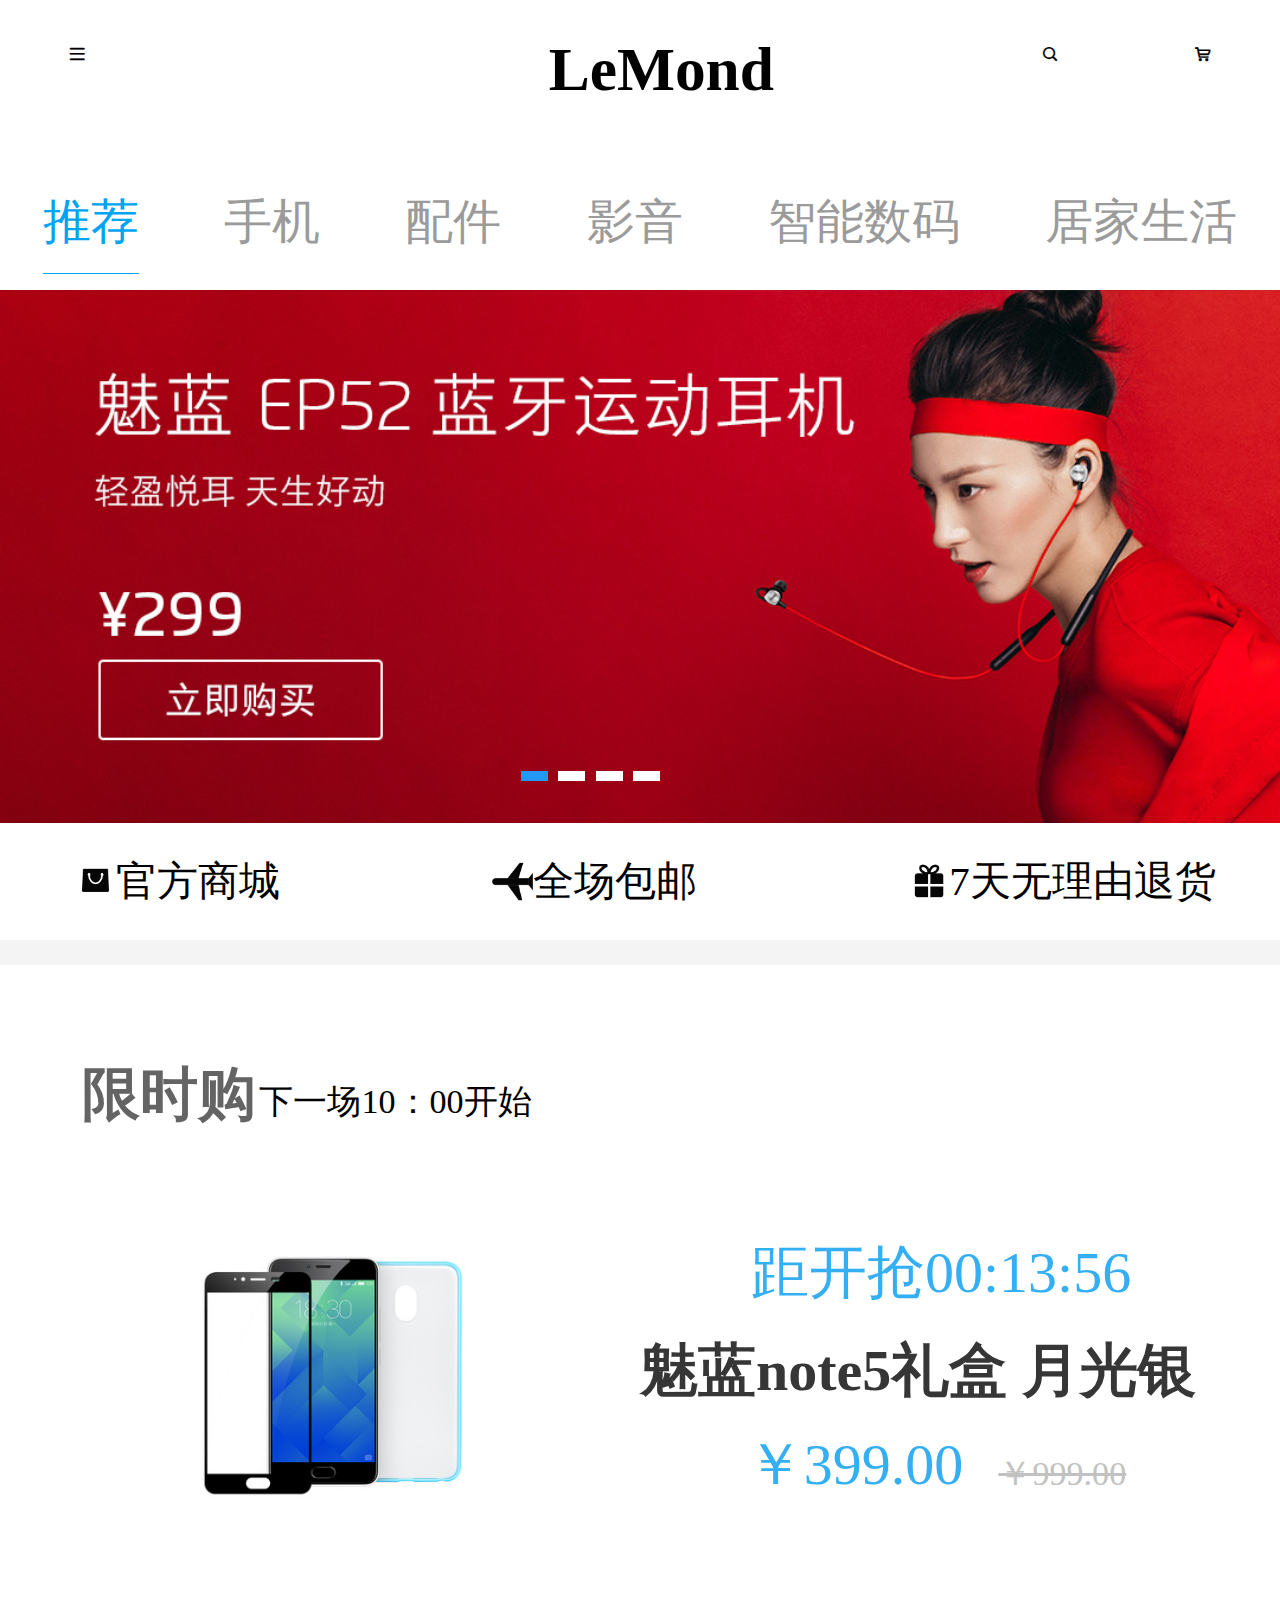
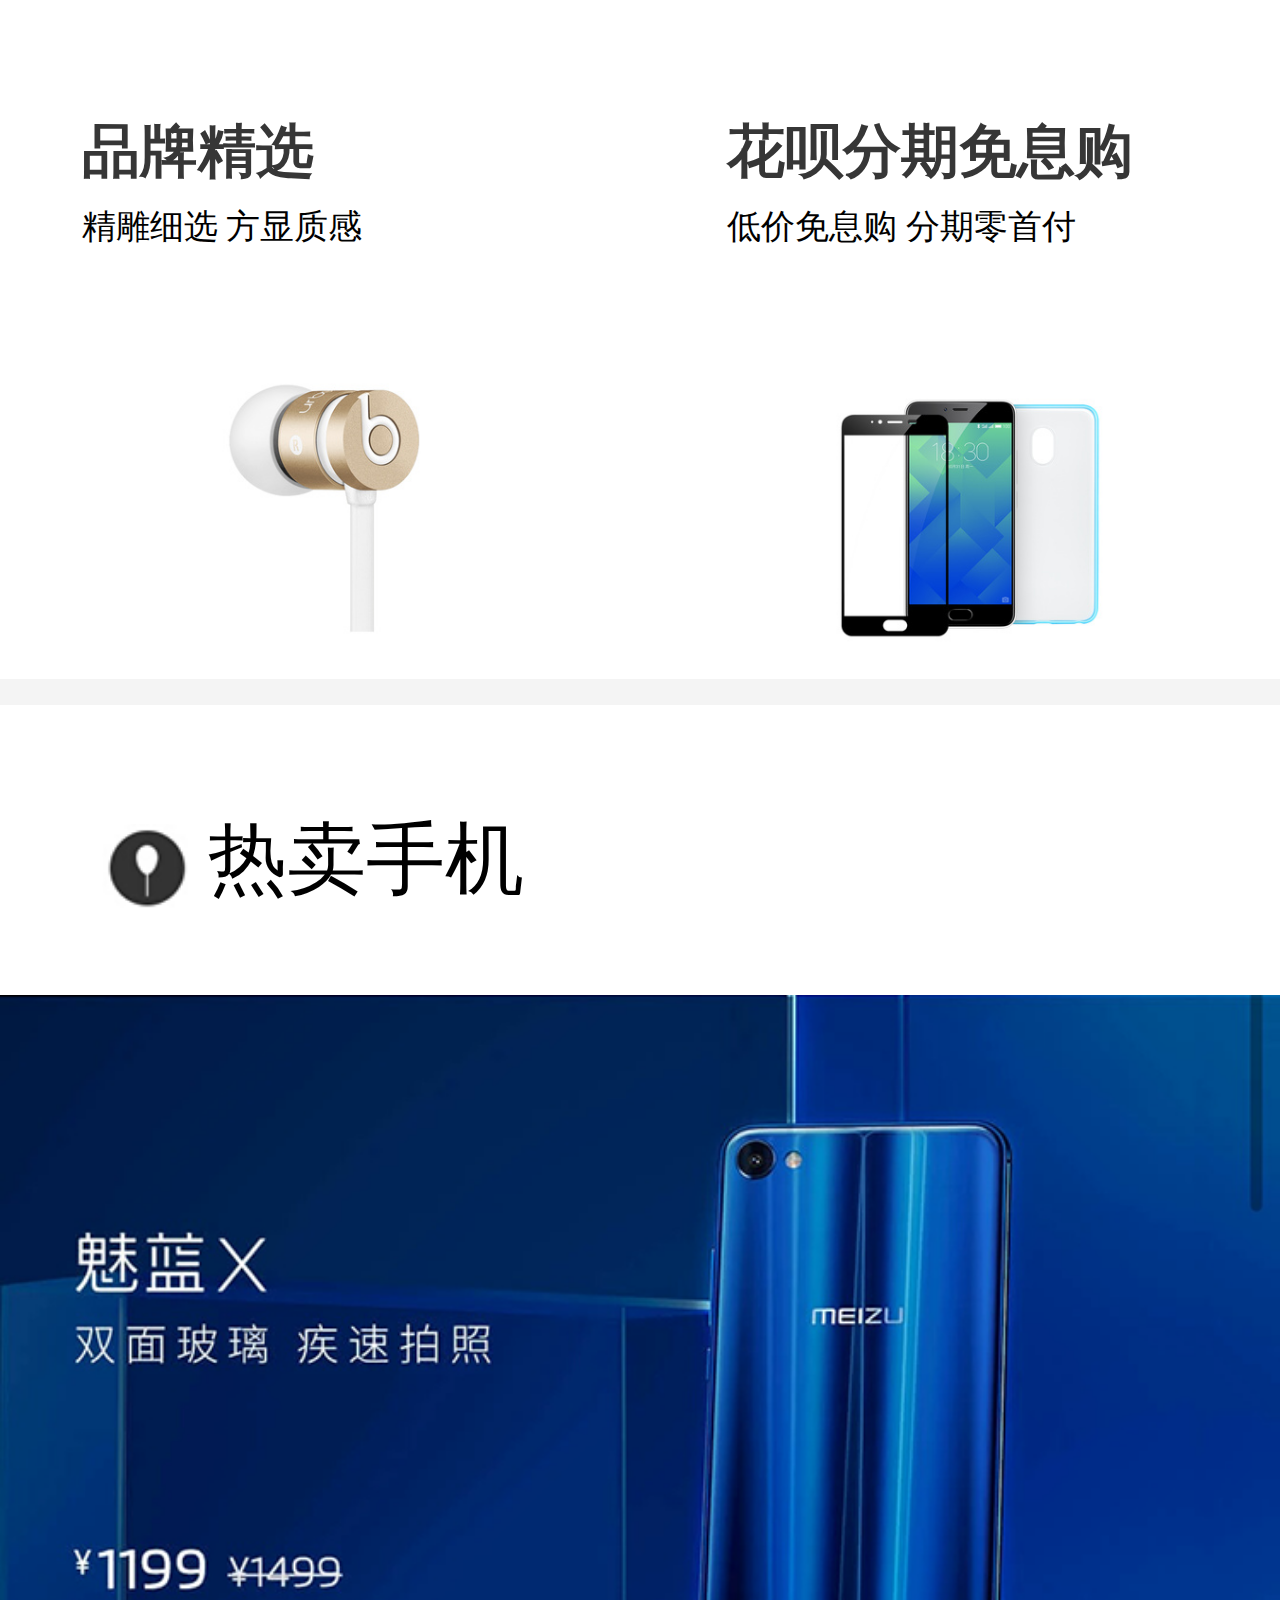
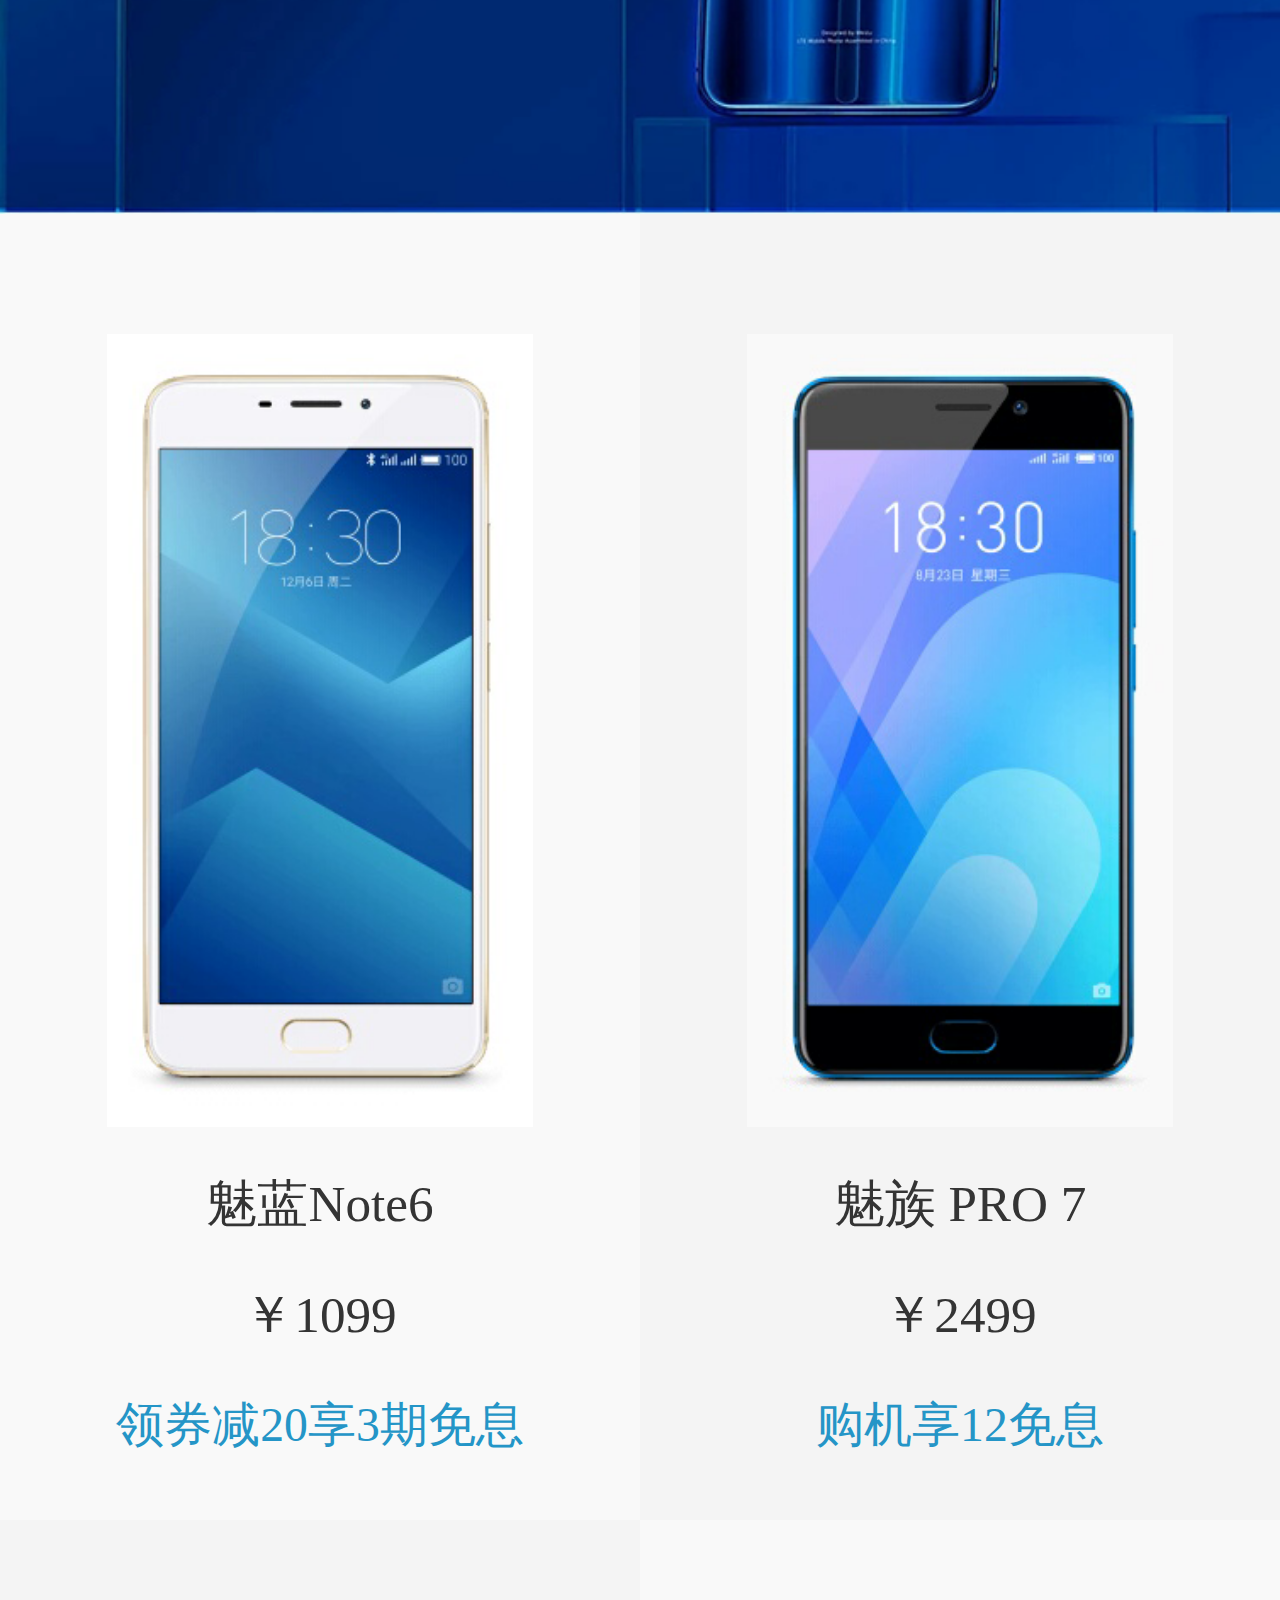
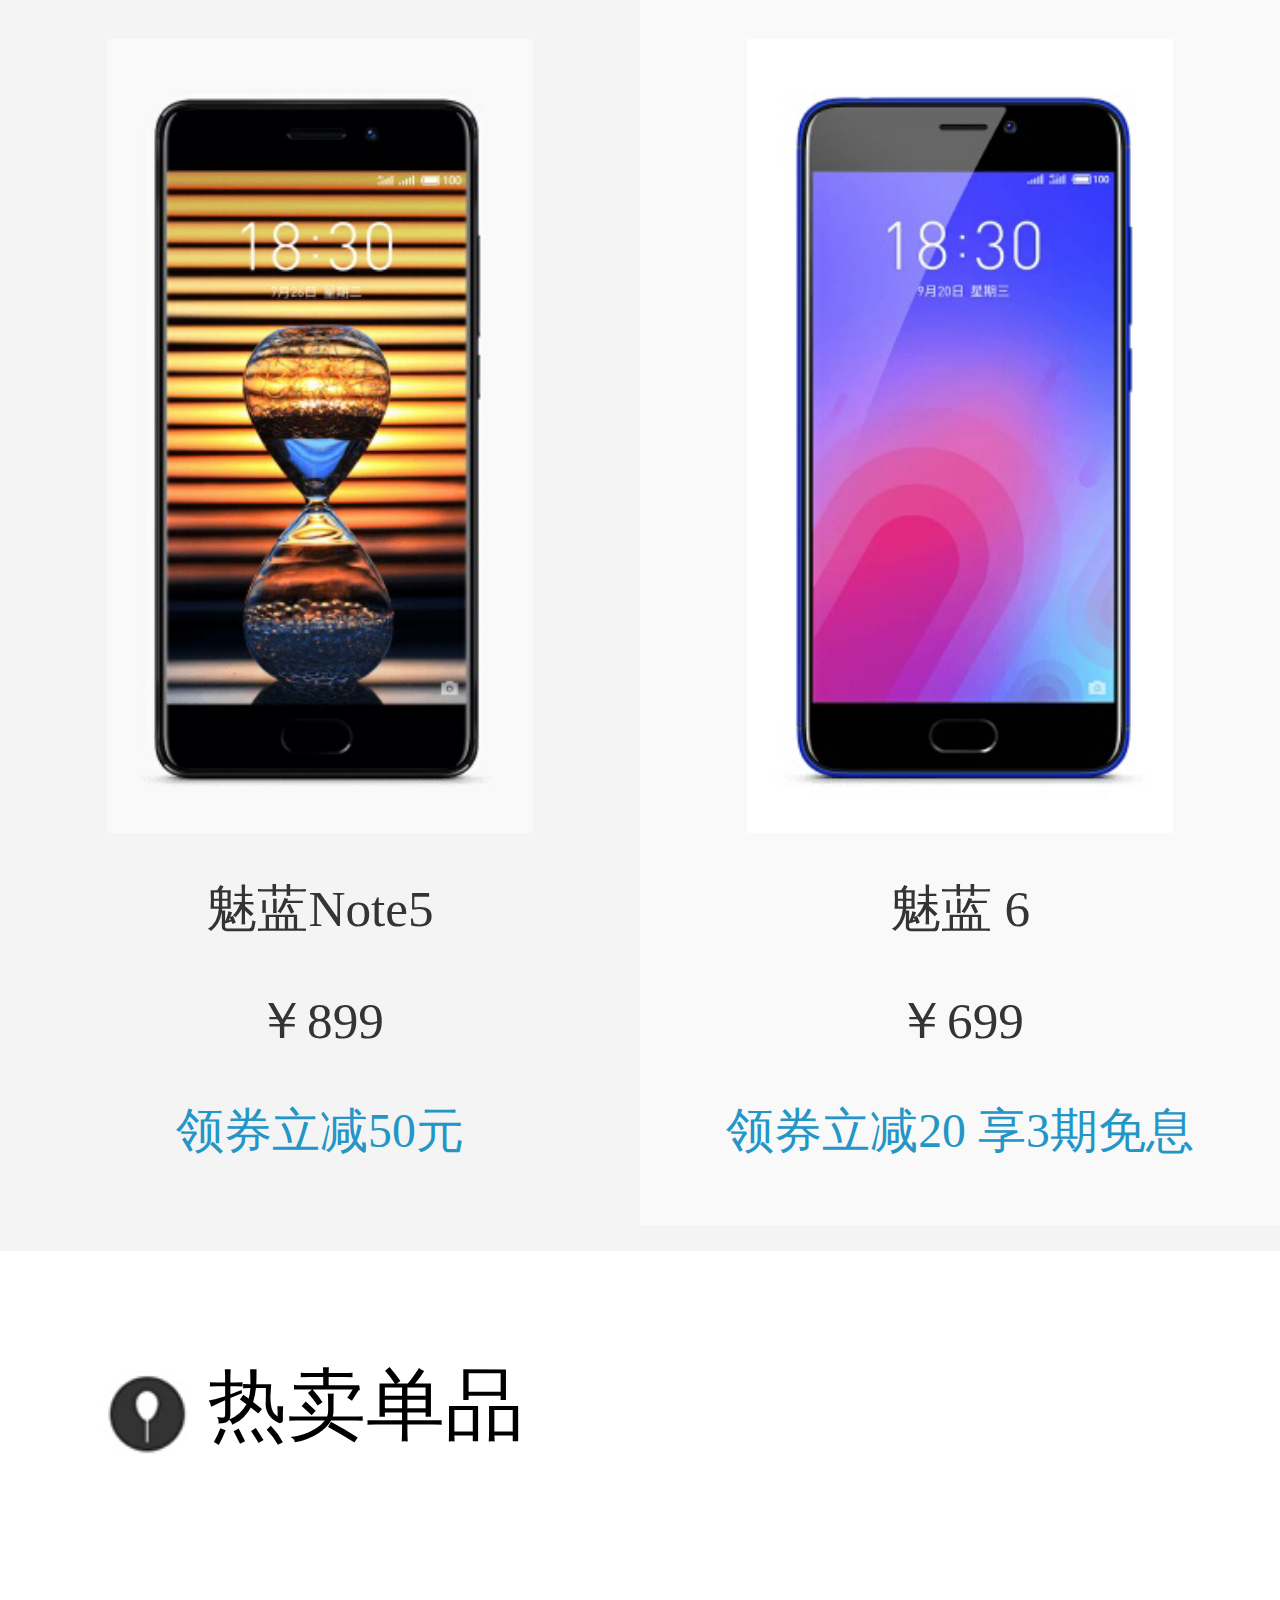
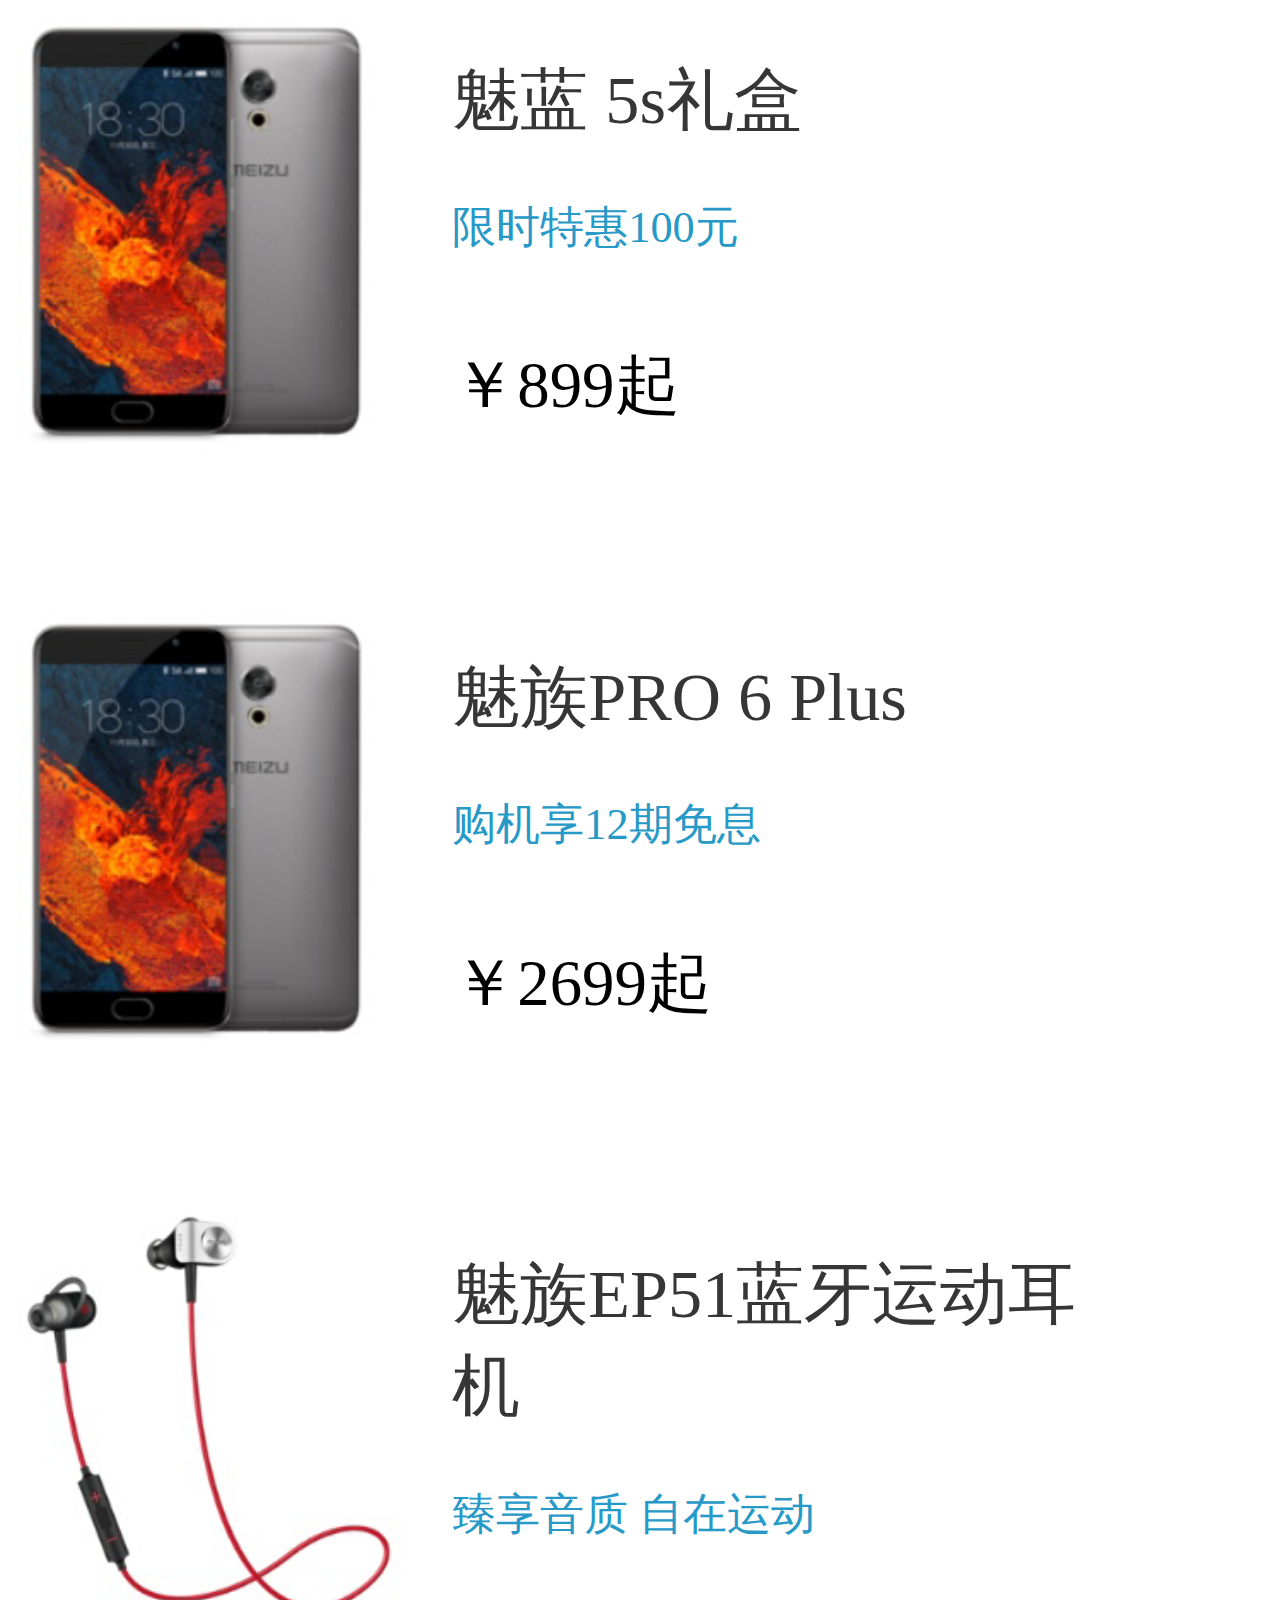
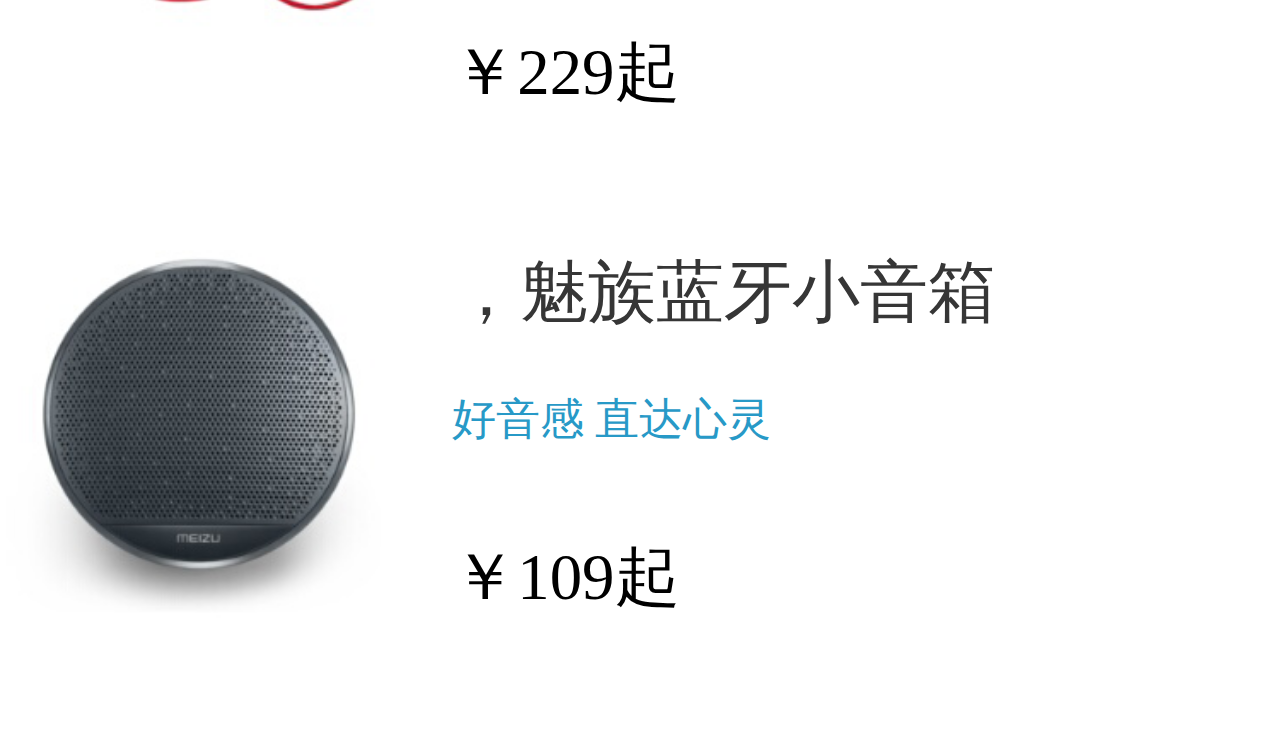
<file: index.html>
<!DOCTYPE html>
<html lang="en">
<head>
    <meta charset="utf-8">
    <meta name="viewport" content="width=device-width,initial-scale=1.0,maximum-scale=1.0,user-scalable=0">
    <link rel="stylesheet" href="css/index.css">
    <script src="rem.js"></script>
</head>
<body>
<div class="title">
    <div class="title_top">
        <div class="iconfont menu">
            <a href="https://mgithub-cat.github.io/app/index2.html">&#xe66c;</a>
        </div>
        <h1>LeMond</h1>
        <div class="iconfont cart">
            <a href="https://mgithub-cat.github.io/app/index3.html">&#xe600;</a>
        </div>
        <div class="iconfont search">
            <a href="https://mgithub-cat.github.io/app/index5.html">&#xe63d;</a>
        </div>
    </div>
    <div class="title_bottom">
        <a href="https://mgithub-cat.github.io/app/index.html" class="hots">推荐</a>
        <a href="https://mgithub-cat.github.io/app/index1.html">手机</a>
        <a href="https://mgithub-cat.github.io/app/index6.html">配件</a>
        <a href="https://mgithub-cat.github.io/app/index7.html">影音</a>
        <a href="">智能数码</a>
        <a href="">居家生活</a>
    </div>
</div>
<div class="box">
    <div class="banner">
        <ul class="imgBox">
            <li>
                <a href="">
                    <img src="img/ban1.jpg" alt="">
                </a>
            </li>
            <li>
                <a href="">
                    <img src="img/ban2.jpg" alt="">
                </a>
            </li>
            <li>
                <a href="">
                    <img src="img/ban3.jpg" alt="">
                </a>
            </li>
            <li>
                <a href="">
                    <img src="img/ban4.jpg" alt="">
                </a>
            </li>
            <!-- <li><a href=""><img src="img/ban5.jpg" alt=""></a></li> -->
            <!-- <li><a href=""><img src="img/ban6.jpg" alt=""></a></li> -->
        </ul>
        <ul class="dots">
            <li class="dot active"></li>
            <li class="dot"></li>
            <li class="dot"></li>
            <li class="dot"></li>
            <!-- <li class="dot"></li> -->
            <!-- <li class="dot"></li> -->
        </ul>
    </div>
    <div class="dock">
        <img src="img/shop.png" alt="">
        <span>官方商城</span>
        <img src="img/post.png" alt="">
        <span>全场包邮</span>
        <img src="img/gift.png" alt="">
        <span class="gift">7天无理由退货</span>
    </div>
    <div class="box1">
        <div class="box1_top">
            <div class="box1_topl">
                <h1>限时购</h1>
                <span>下一场10：00开始</span>
                <img src="img/xianshigou.jpg" alt="">
            </div>
            <div class="box1_topr">
                <span>距开抢00:13:56</span>
                <h2>魅蓝note5礼盒 月光银</h2>
                <p>￥399.00</p>
                <del>￥999.00</del>
            </div>
        </div>
        <div class="box1_left">
            <h3>品牌精选</h3>
            <span>精雕细选 方显质感</span>
            <img src="img/jingxian.jpg" alt="">
        </div>
        <div class="box1_left">
            <h3>花呗分期免息购</h3>
            <span>低价免息购 分期零首付</span>
            <img src="img/xianshigou.jpg" alt="">
        </div>
    </div>
    <div class="box2">
        <div class="box2_1">
            <img src="img/b1.png" alt="">
            <span>热卖手机</span>
        </div>
        <img src="img/a1.png" alt="">
        <div class="box2_2">
            <div class="hot">
                <img src="img/mx1.png" alt="">
                <p>魅蓝Note6</p>
                <p>￥1099</p>
                <p class="jiage">领券减20享3期免息</p>
            </div>
            <div class="hot">
                <img src="img/mx2.png" alt="">
                <p>魅族 PRO 7</p>
                <p>￥2499</p>
                <p class="jiage">购机享12免息</p>
            </div>
            <div class="hot">
                <img src="img/mx3.png" alt="">
                <p>魅蓝Note5</p>
                <p>￥899</p>
                <p class="jiage">领券立减50元</p>
            </div>
            <div class="hot">
                <img src="img/mx4.png" alt="">
                <p>魅蓝 6</p>
                <p>￥699</p>
                <p class="jiage">领券立减20 享3期免息</p>
            </div>
        </div>
    </div>
    <div class="box3">
        <div class="box3_1">
            <img src="img/b1.png" alt="">
            <span>热卖单品</span>
        </div>
        <div class="box3_2">
            <div class="dan">
                <img src="img/ml1.png" alt="">
                <div class="dan0">
                    <p class="d1">魅蓝 5s礼盒</p>
                    <p class="d2">限时特惠100元</p>
                    <p class="d3">￥899起</p>
                </div>
            </div>
            <div class="dan">
                <img src="img/ml1.png" alt="">
                <div class="dan0">
                    <p class="d1">魅族PRO 6 Plus</p>
                    <p class="d2">购机享12期免息</p>
                    <p class="d3">￥2699起</p>
                </div>
            </div>
            <div class="dan">
                <img src="img/ml2.png" alt="">
                <div class="dan0">
                    <p class="d1">魅族EP51蓝牙运动耳机</p>
                    <p class="d2">臻享音质 自在运动</p>
                    <p class="d3">￥229起</p>
                </div>
            </div>
            <div class="dan">
                <img src="img/ml3.png" alt="">
                <div class="dan0">
                    <p class="d1">，魅族蓝牙小音箱</p>
                    <p class="d2">好音感 直达心灵</p>
                    <p class="d3">￥109起</p>
                </div>
            </div>
        </div>
    </div>
</div>
</body>
</html>
<script src="index.js"></script>
</file>
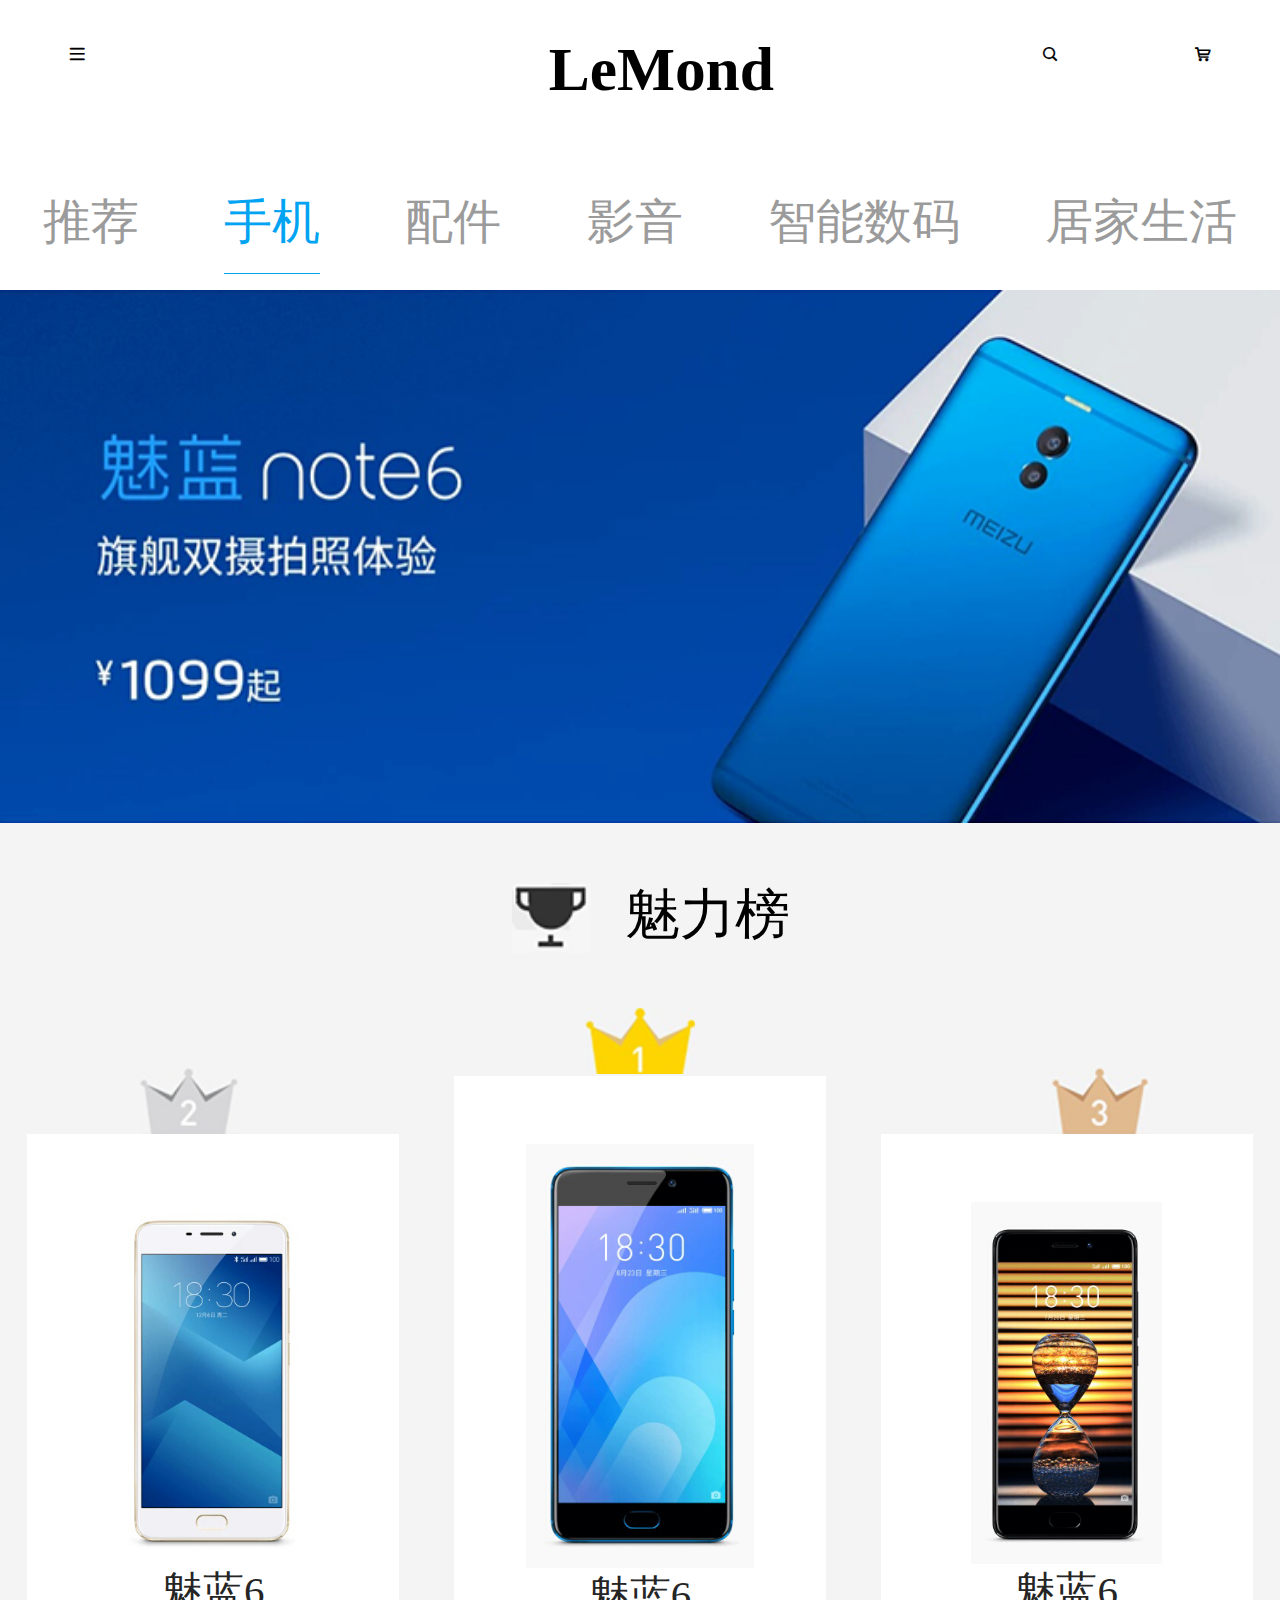
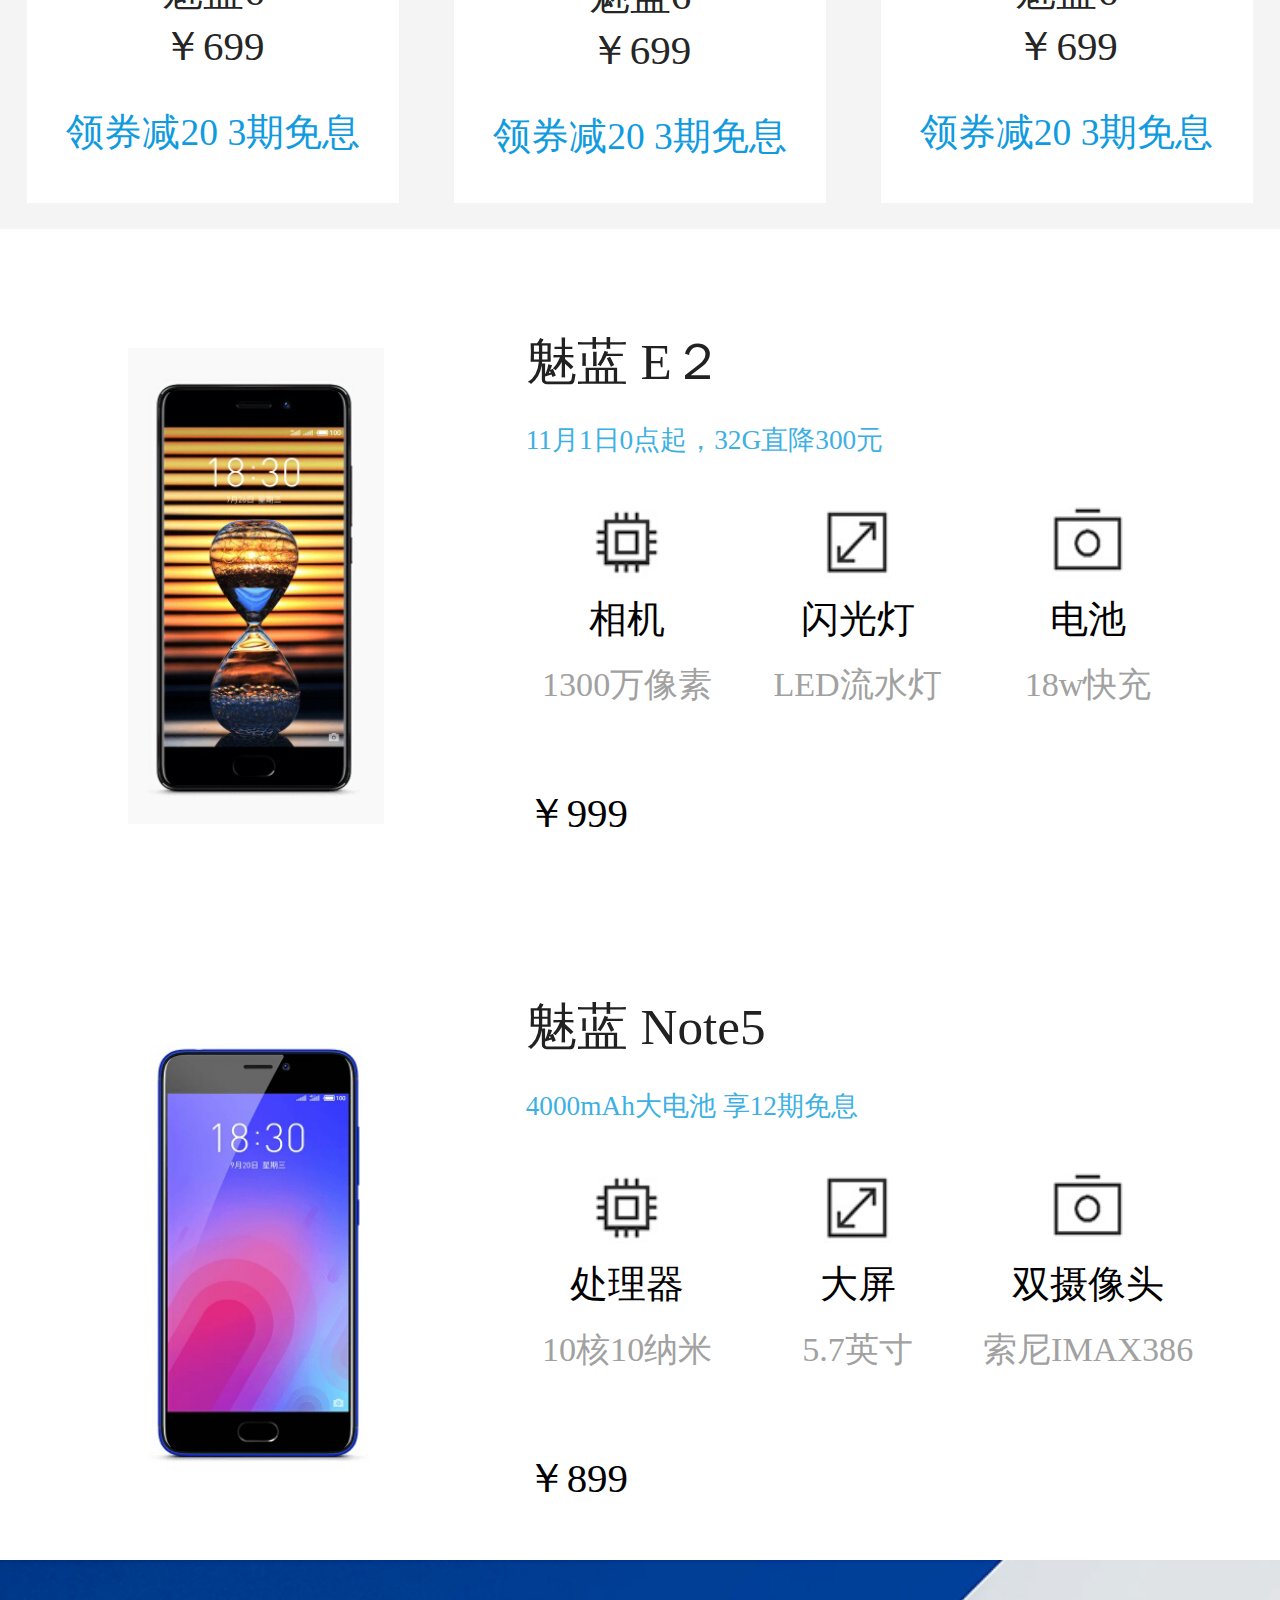
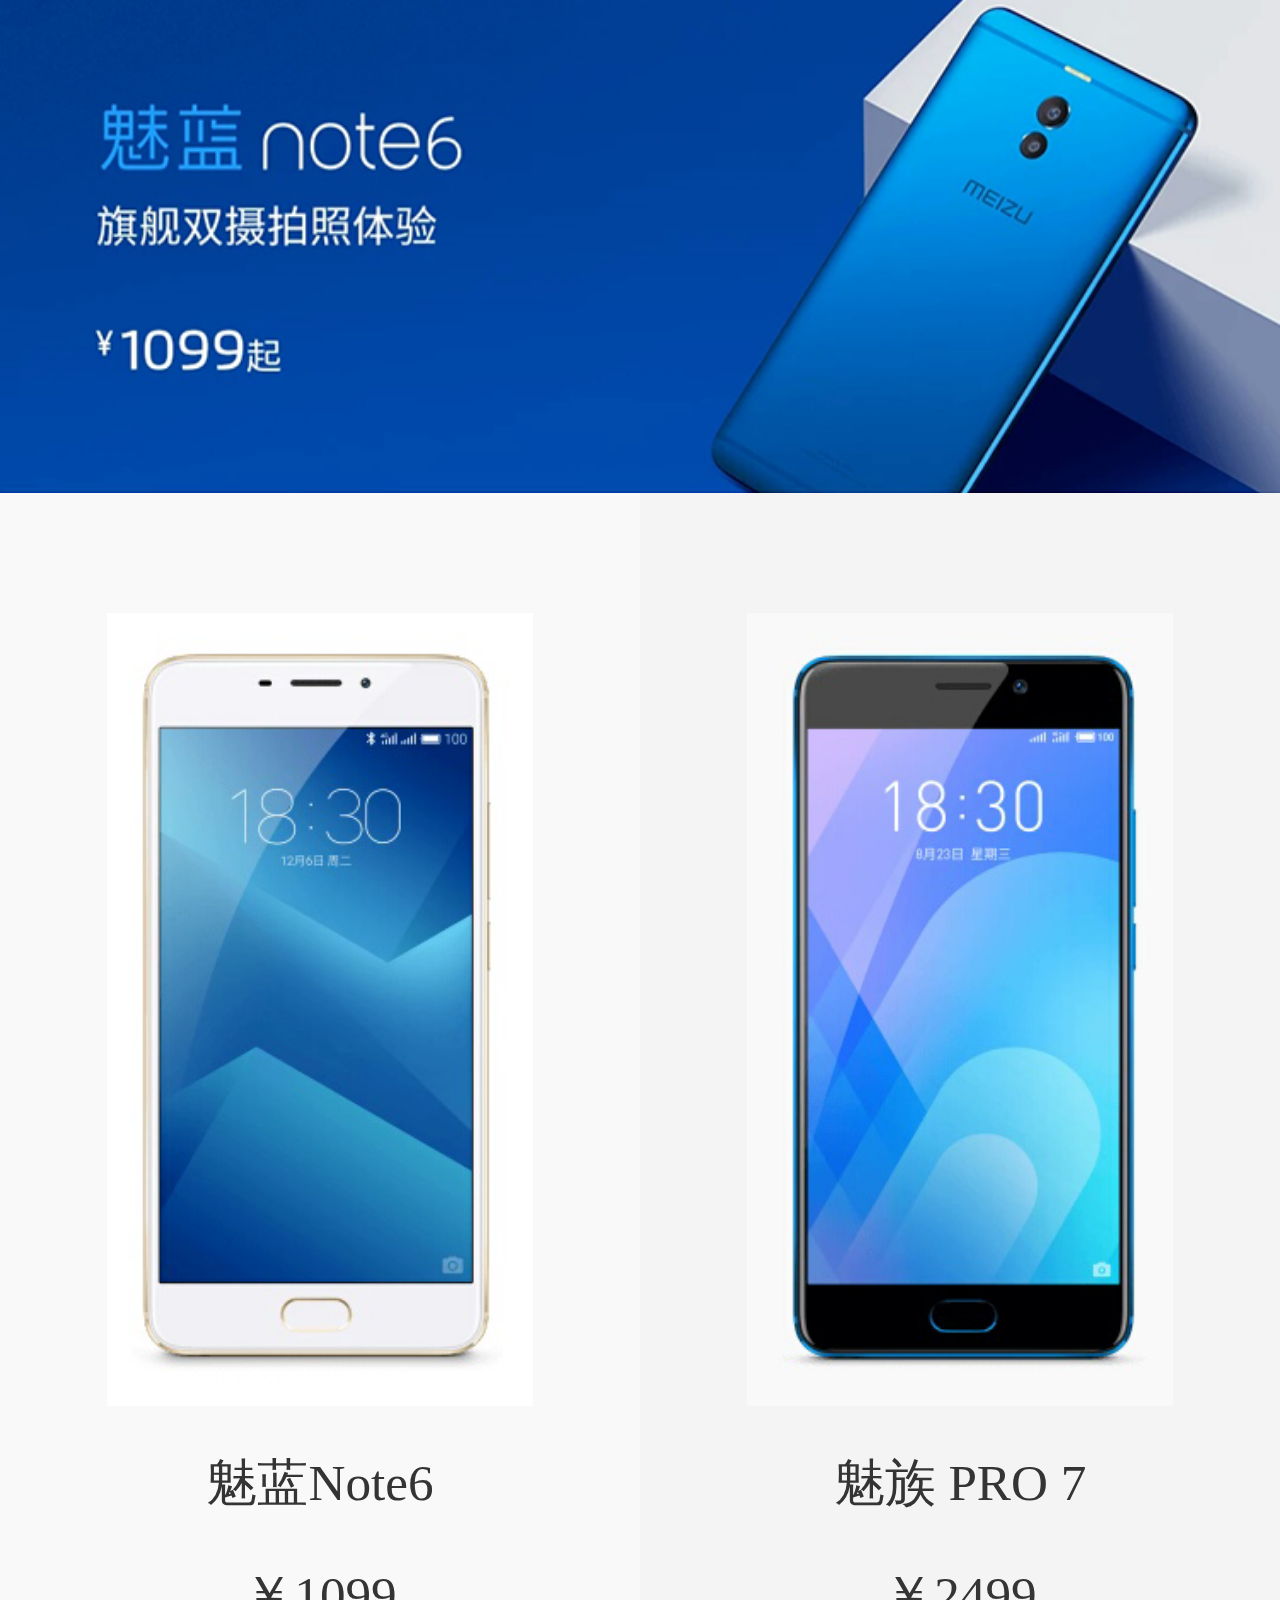
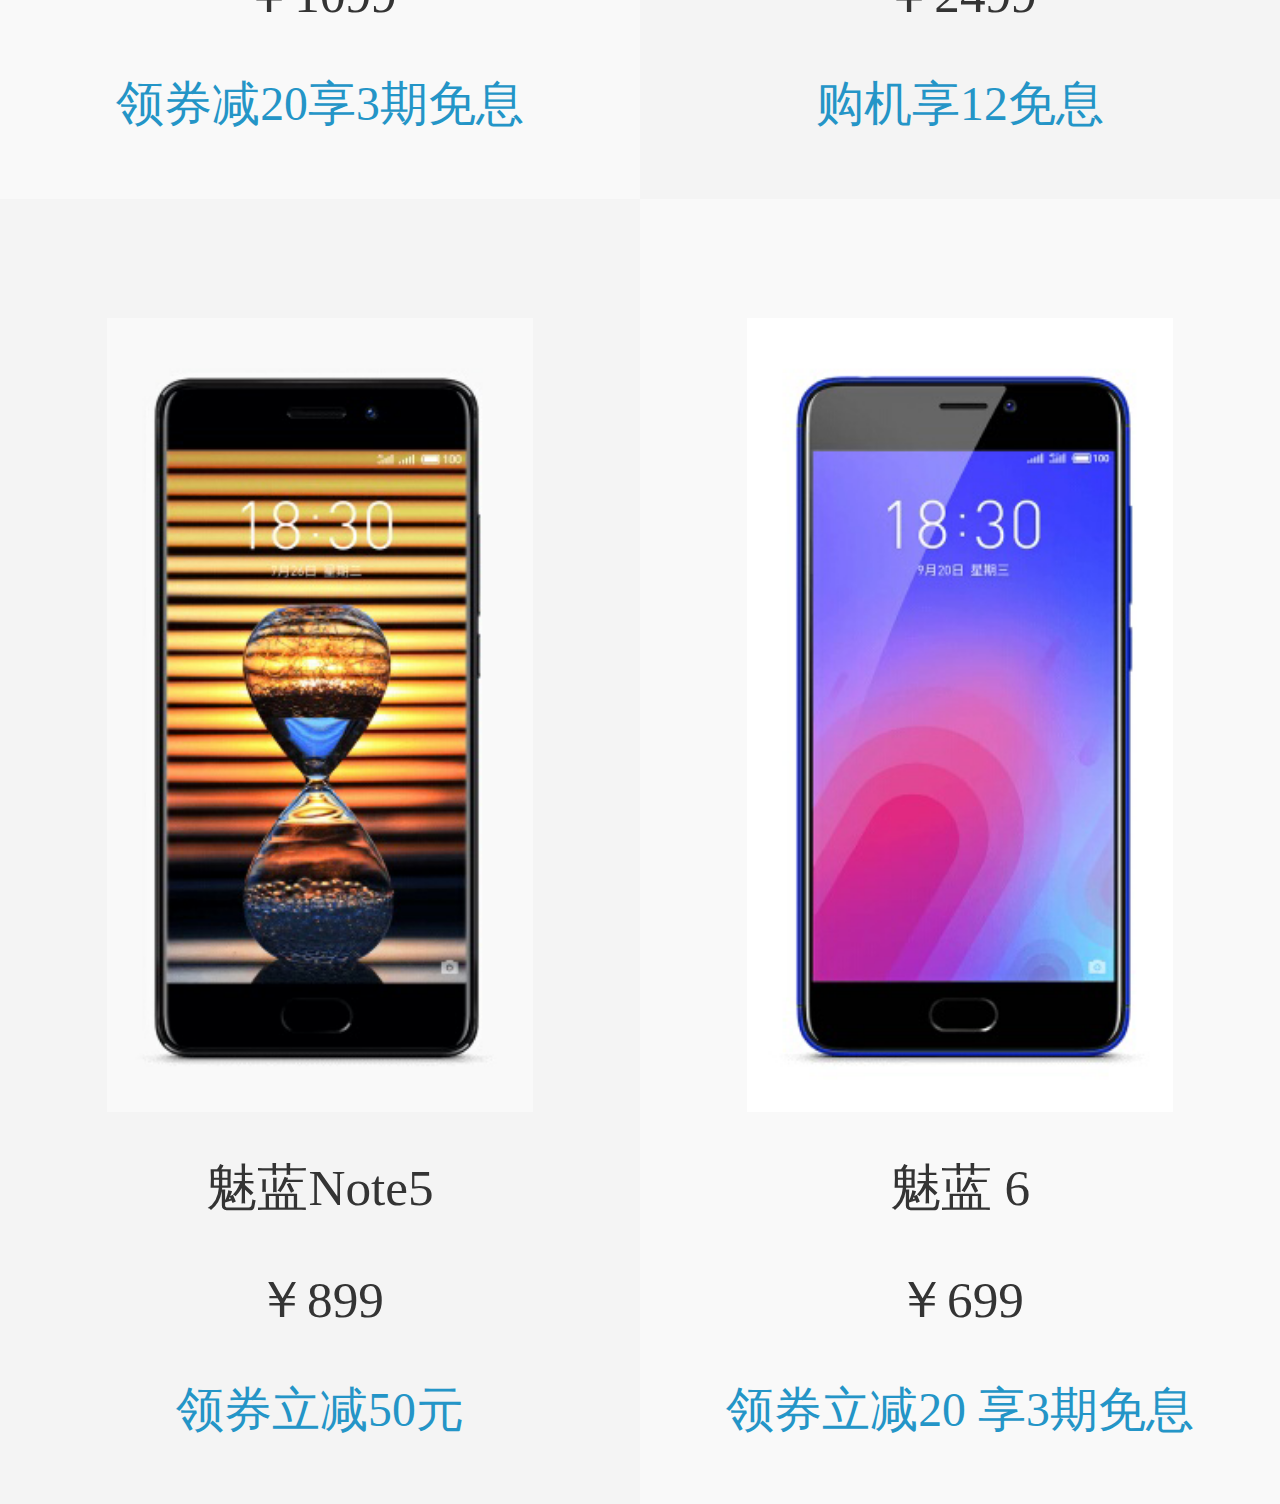
<file: index1.html>
<!DOCTYPE html>
<html lang="en">
<head>
    <meta charset="utf-8">
    <meta name="viewport" content="width=device-width,initial-scale=1.0,maximum-scale=1.0,user-scalable=0">
    <link rel="stylesheet" href="css/index1.css">
    <script src="rem.js"></script>
</head>
<body>
<div class="title">
    <div class="title_top">
        <div class="iconfont menu">
            <a href="https://mgithub-cat.github.io/app/index2.html">&#xe66c;</a>
        </div>
        <h1>LeMond</h1>
        <div class="iconfont cart">
            <a href="https://mgithub-cat.github.io/app/index3.html">&#xe600;</a>
        </div>
        <div class="iconfont search">
            <a href="https://mgithub-cat.github.io/app/index5.html">&#xe63d;</a>
        </div>
    </div>
    <div class="title_bottom">
        <a href="https://mgithub-cat.github.io/app/index.html">推荐</a>
        <a href="https://mgithub-cat.github.io/app/index1.html" class="hots">手机</a>
        <a href="https://mgithub-cat.github.io/app/index6.html">配件</a>
        <a href="https://mgithub-cat.github.io/app/index7.html">影音</a>
        <a href="">智能数码</a>
        <a href="">居家生活</a>
    </div>
</div>
<div class="box">

    <div class="banner">
        <a href="http://coding-monkey.coding.me/app/index2" target="_blank">
            <img src="img/bann.png" alt="">
        </a>
    </div>
    <div class="box1">
        <div class="box1_top">
            <img src="img/jb.png" alt="">
            <span>魅力榜</span>
        </div>
        <div class="box1_bottom">
            <div class="bot1">
                <img src="img/mx1.png" alt="">
                <p>魅蓝6</p>
                <p>￥699</p>
                <p class="bo1">领券减20 3期免息</p>
                <img src="img/hg2.png" alt="" class="hg2">
            </div>
            <div class="bot2">
                <img src="img/mx2.png" alt="">
                <p>魅蓝6</p>
                <p>￥699</p>
                <p class="bo1">领券减20 3期免息</p>
                <img src="img/hg1.png" alt="" class="hg1">
            </div>
            <div class="bot1">
                <img src="img/mx3.png" alt="">
                <p>魅蓝6</p>
                <p>￥699</p>
                <p class="bo1">领券减20 3期免息</p>
                <img src="img/hg3.png" alt="" class="hg3">
            </div>
        </div>
    </div>
    <div class="box2">
        <div class="box2_1">
            <div class="left">
                <img src="img/mx3.png" alt="">
            </div>
            <div class="right">
                <p class="r1">魅蓝 E２</p>
                <p class="r2">11月1日0点起，32G直降300元</p>
                <div class="cen">
                    <div class="cen1">
                        <img src="img/gn1.png" alt="">
                        <p class="r4">相机</p>
                        <p class="r5">1300万像素</p>
                    </div>
                    <div class="cen1">
                        <img src="img/gn2.png" alt="">
                        <p class="r4">闪光灯</p>
                        <p class="r5">LED流水灯</p>
                    </div>
                    <div class="cen1">
                        <img src="img/gn3.png" alt="">
                        <p class="r4">电池</p>
                        <p class="r5">18w快充</p>
                    </div>
                </div>
                <p class="r3">￥999</p>
            </div>
        </div>
        <div class="box2_1">
            <div class="left">
                <img src="img/mx4.png" alt="">
            </div>
            <div class="right">
                <p class="r1">魅蓝 Note5</p>
                <p class="r2">4000mAh大电池 享12期免息</p>
                <div class="cen">
                    <div class="cen1">
                        <img src="img/gn1.png" alt="">
                        <p class="r4">处理器</p>
                        <p class="r5">10核10纳米</p>
                    </div>
                    <div class="cen1">
                        <img src="img/gn2.png" alt="">
                        <p class="r4">大屏</p>
                        <p class="r5">5.7英寸</p>
                    </div>
                    <div class="cen1">
                        <img src="img/gn3.png" alt="">
                        <p class="r4">双摄像头</p>
                        <p class="r5">索尼IMAX386</p>
                    </div>
                </div>
                <p class="r3">￥899</p>
            </div>
        </div>
        <div class="box3">
            <img src="img/bann.png" alt="">
            <div class="box3_2">
                <div class="hot">
                    <img src="img/mx1.png" alt="">
                    <p>魅蓝Note6</p>
                    <p>￥1099</p>
                    <p class="jiage">领券减20享3期免息</p>
                </div>
                <div class="hot">
                    <img src="img/mx2.png" alt="">
                    <p>魅族 PRO 7</p>
                    <p>￥2499</p>
                    <p class="jiage">购机享12免息</p>
                </div>
                <div class="hot">
                    <img src="img/mx3.png" alt="">
                    <p>魅蓝Note5</p>
                    <p>￥899</p>
                    <p class="jiage">领券立减50元</p>
                </div>
                <div class="hot">
                    <img src="img/mx4.png" alt="">
                    <p>魅蓝 6</p>
                    <p>￥699</p>
                    <p class="jiage">领券立减20 享3期免息</p>
                </div>
            </div>
        </div>
    </div>
</div>
</body>
</html>
</file>
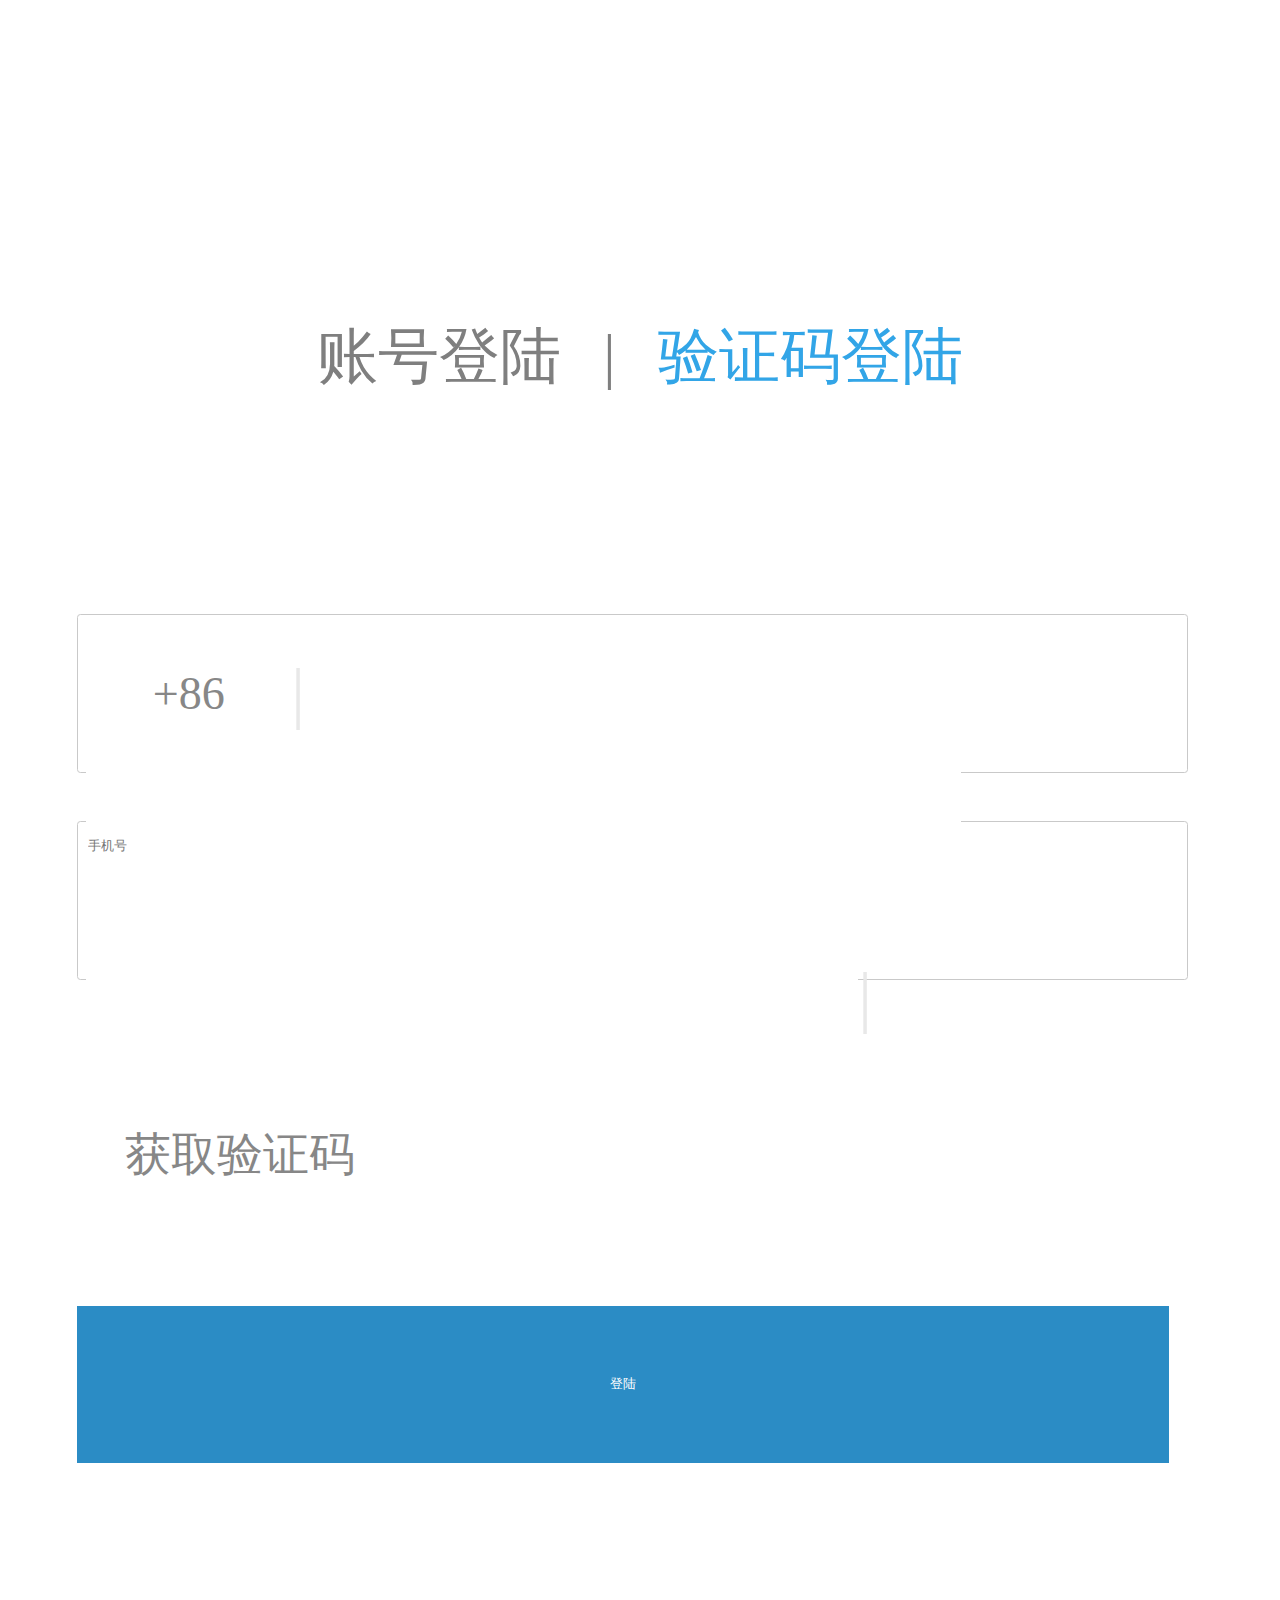
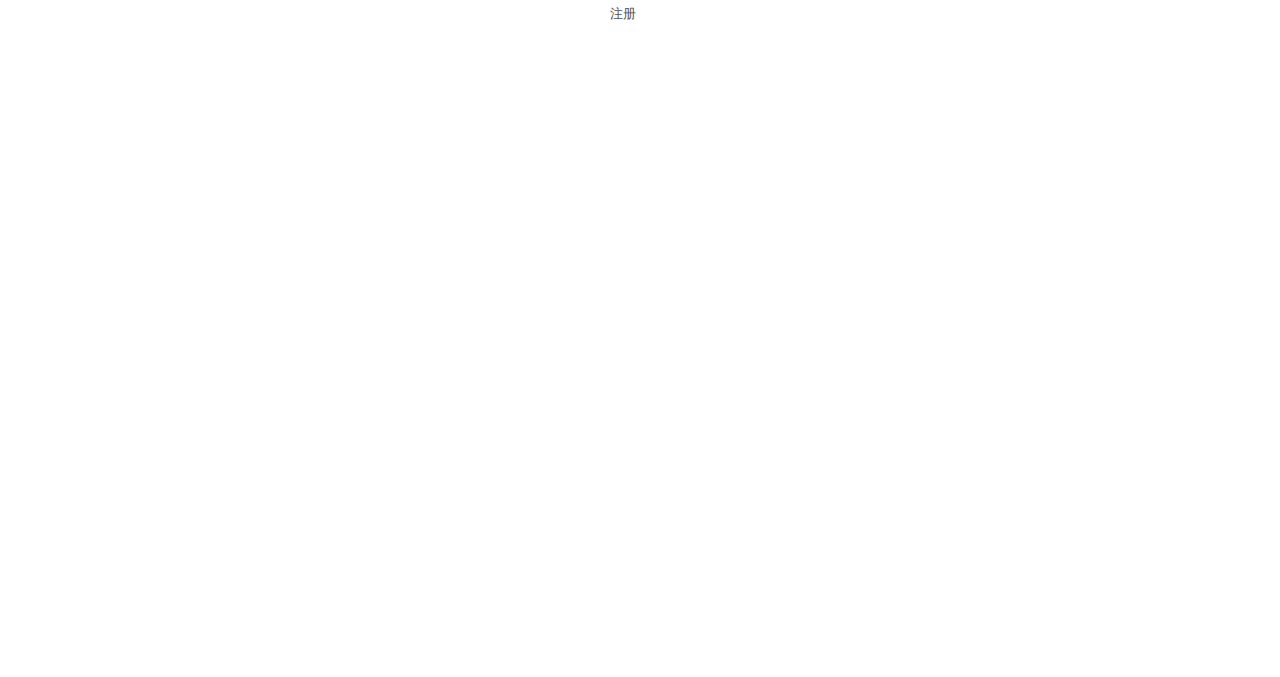
<file: index2.html>
<!DOCTYPE html>
<html lang="en">
<head>
    <meta charset="utf-8">
    <meta name="viewport" content="width=device-width,initial-scale=1.0,maximum-scale=1.0,user-scalable=0">
    <link rel="stylesheet" href="css/index2.css">
    <script src="rem.js"></script>
</head>
<body>
<div class="bg">
    <div class="box">
        <a href="https://mgithub-cat.github.io/app/index.html">
            <div class="login">
                <span>账号登陆</span>
                <span>|</span>
                <span>验证码登陆</span>
            </div>
        </a>
        <form action="" method="get">
            <div class="block1">
                <div>+86</div>
                <span>|</span>
                <input type="text" name="" value="" placeholder="手机号">
            </div>
            <div class="block1 block2">
                <input type="text" name="" value="">
                <span>|</span>
                <div>获取验证码</div>
            </div>
            <input type="submit" name="denglu" value="登陆">
            <input type="submit" name="zhuce" value="注册">
        </form>
    </div>
</div>
</body>
</html>
</file>
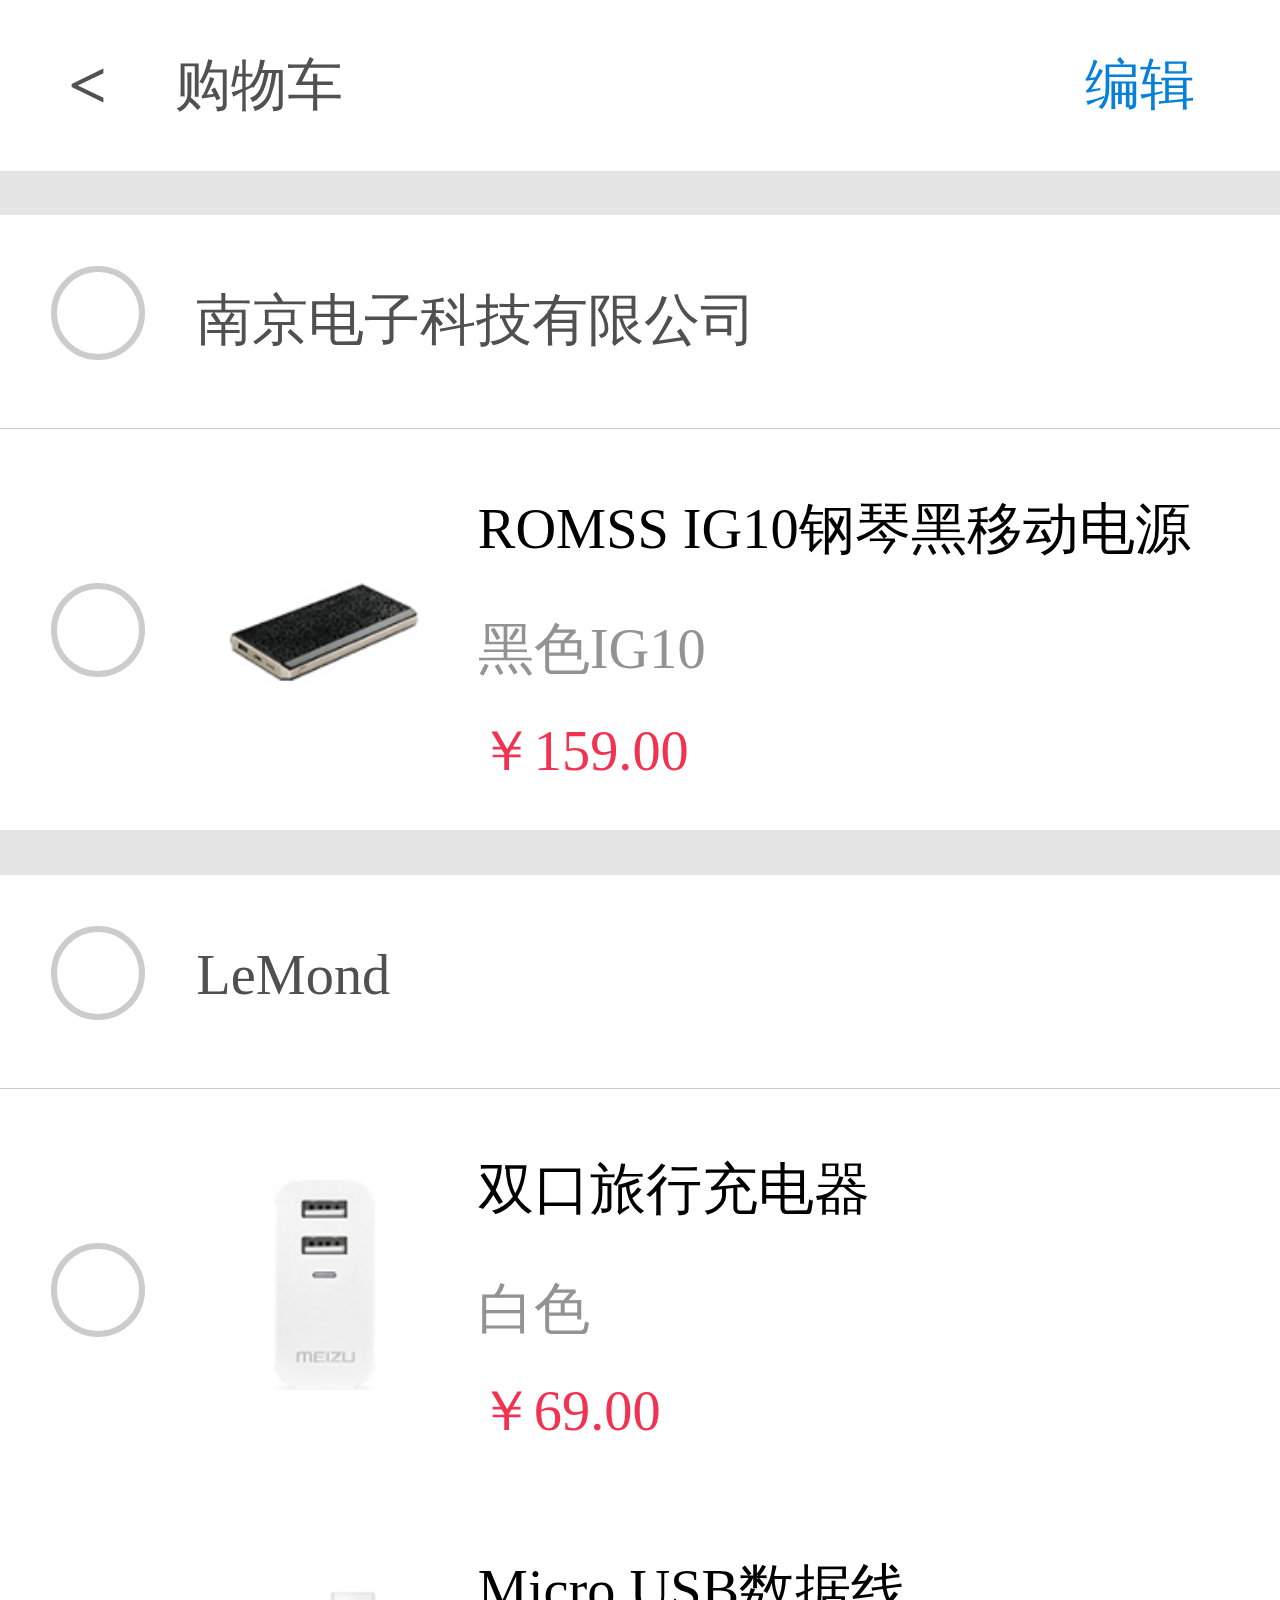
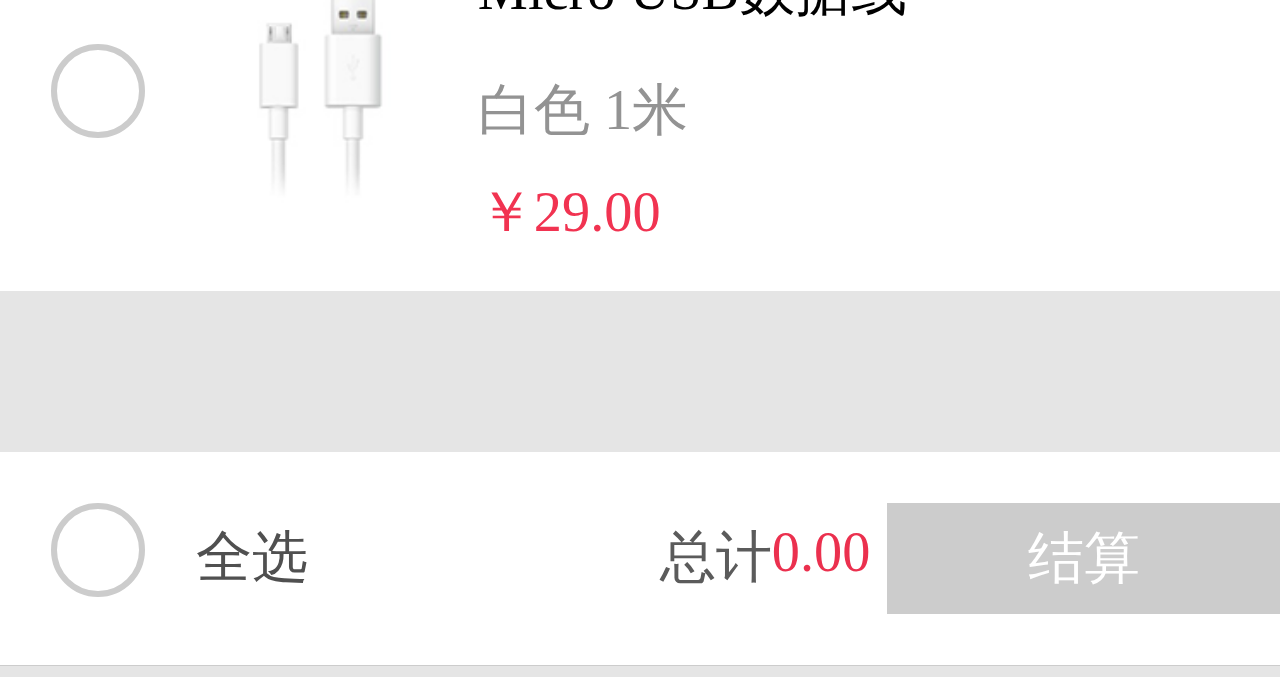
<file: index3.html>
<!DOCTYPE html>
<html lang="en">
<head>
    <meta charset="utf-8">
    <meta name="viewport" content="width=device-width,initial-scale=1.0,maximum-scale=1.0,user-scalable=0">
    <link rel="stylesheet" href="css/index3.css">
    <script src="rem.js"></script>
</head>
<body>
<div class="bg">
    <div class="top">
        <a href="https://mgithub-cat.github.io/app/index.html"> &lt; </a>
        <p class="gw">购物车</p>
        <p class="bj">编辑</p>
    </div>
    <a href="https://mgithub-cat.github.io/app/index4.html">
        <div class="brand">
            <div></div>
            <span>南京电子科技有限公司</span>
        </div>
    </a>
    <div class="sale">
        <div></div>
        <img src="img/cart1.png" alt="">
        <p class="p1">ROMSS IG10钢琴黑移动电源</p>
        <p class="p2">黑色IG10</p>
        <p class="p3">￥159.00</p>
    </div>
    <div class="brand">
        <div></div>
        <span>LeMond</span>
    </div>
    <div class="sale">
        <div></div>
        <img src="img/cart2.png" alt="">
        <p class="p1">双口旅行充电器</p>
        <p class="p2">白色</p>
        <p class="p3">￥69.00</p>
    </div>
    <div class="sale">
        <div></div>
        <img src="img/cart3.png" alt="">
        <p class="p1">Micro USB数据线</p>
        <p class="p2">白色 1米</p>
        <p class="p3">￥29.00</p>
    </div>
    <div class="brand brd0">
        <div></div>
        <span>全选</span>
        <span class="jie">结算</span>
        <p class="p4">0.00</p>
        <p class="p5">总计</p>
    </div>
</div>
</body>
</html>
</file>
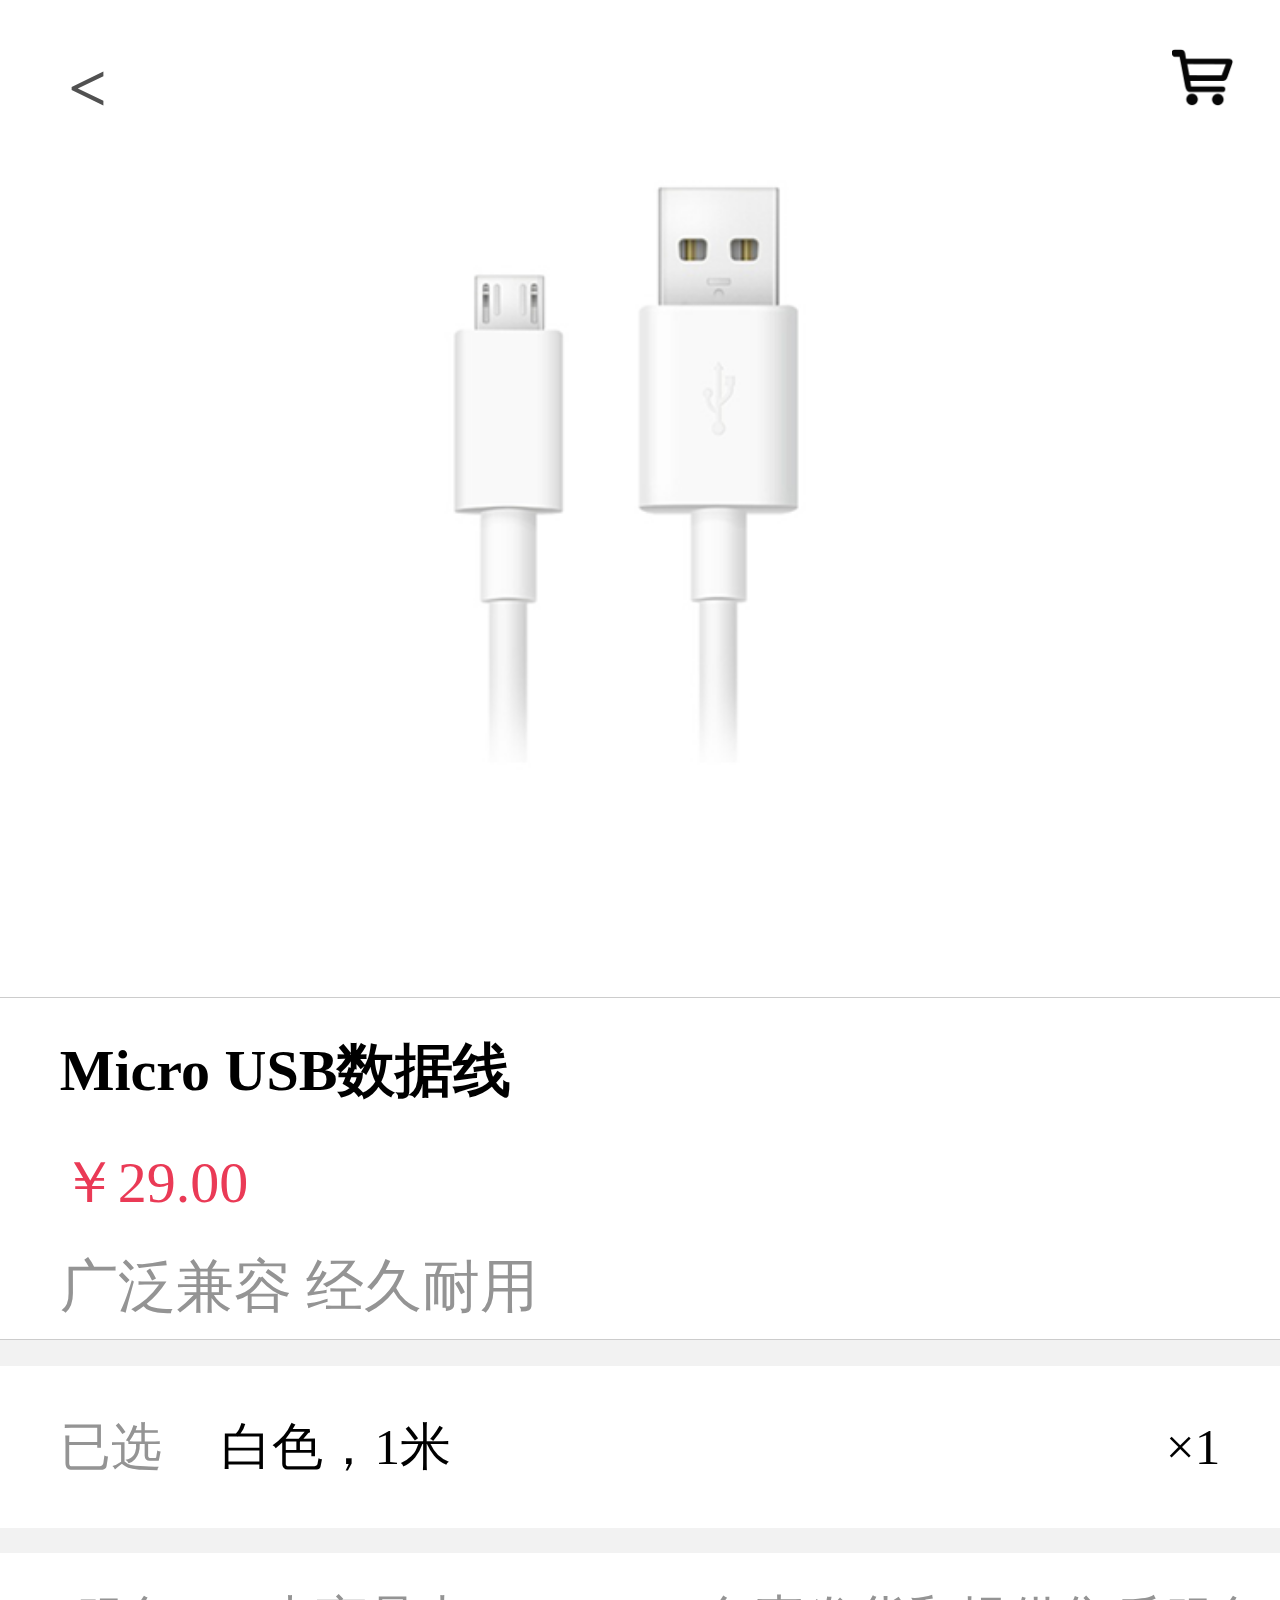
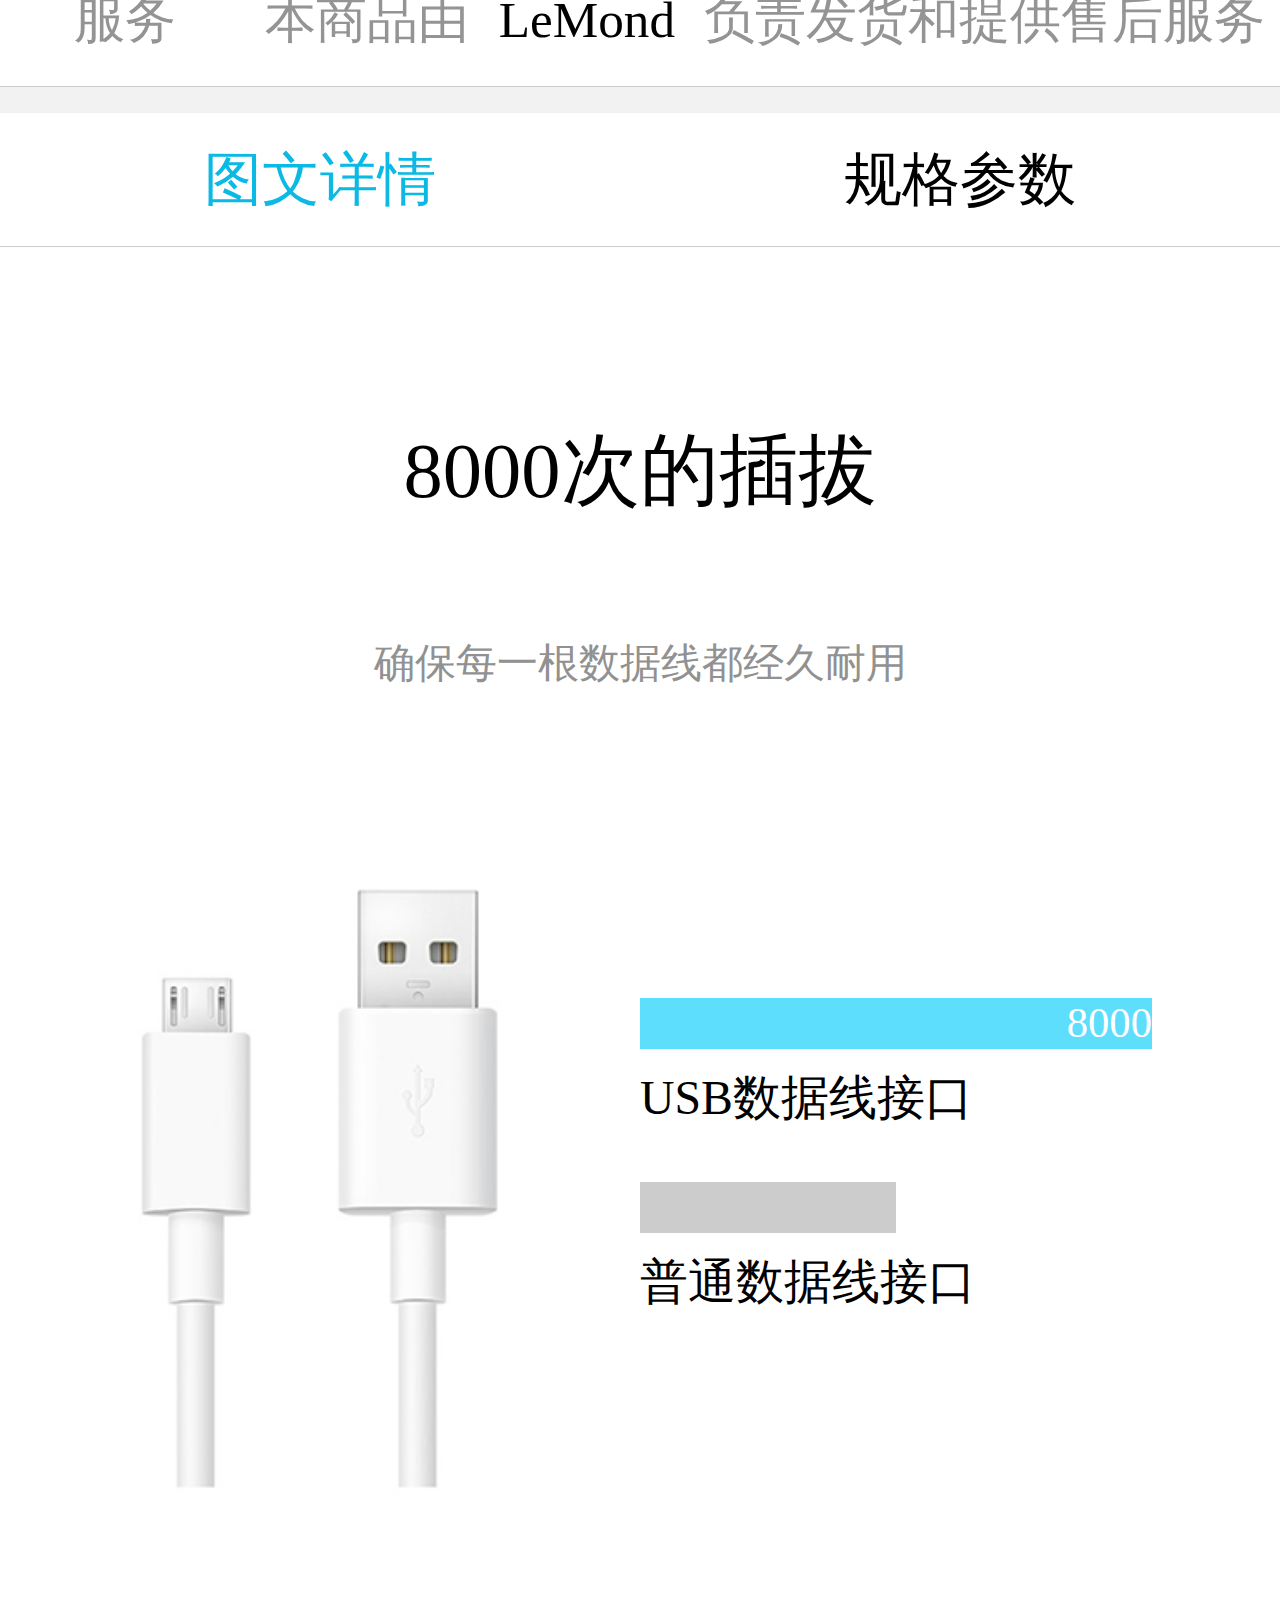
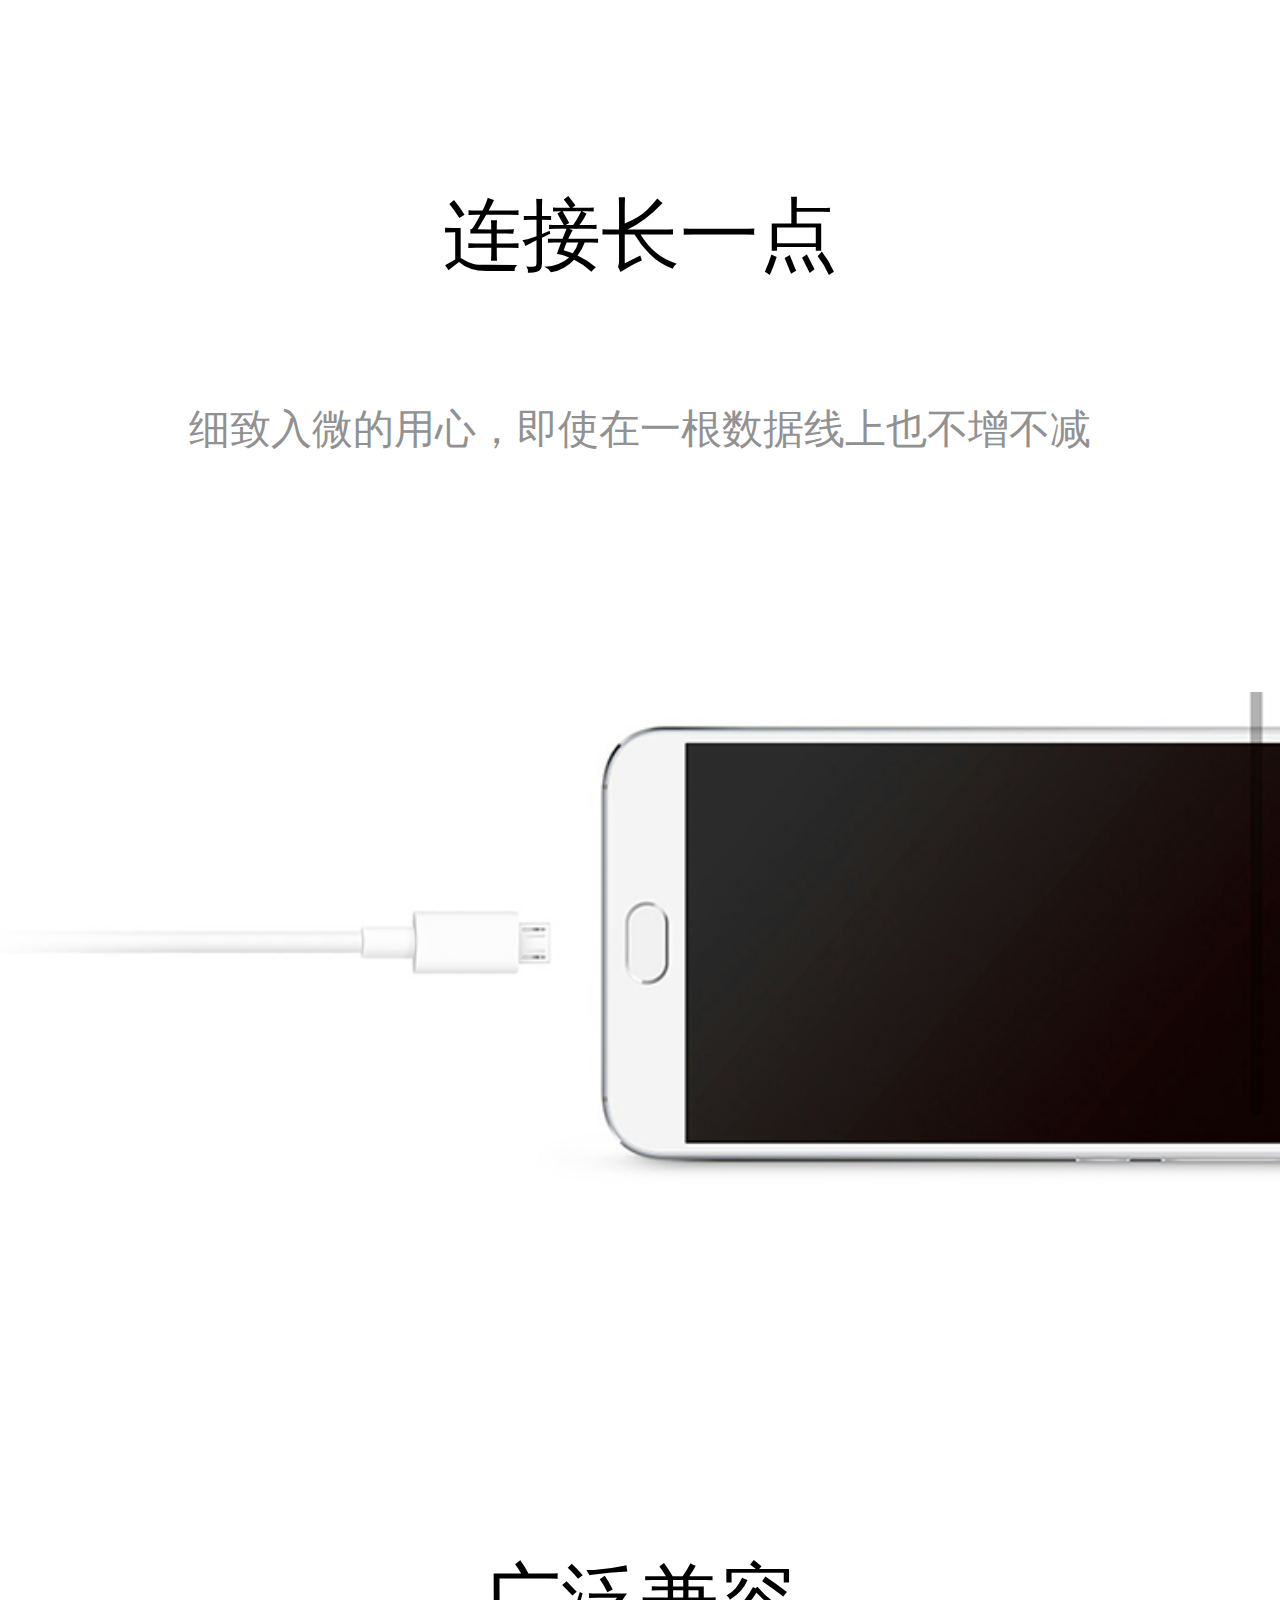
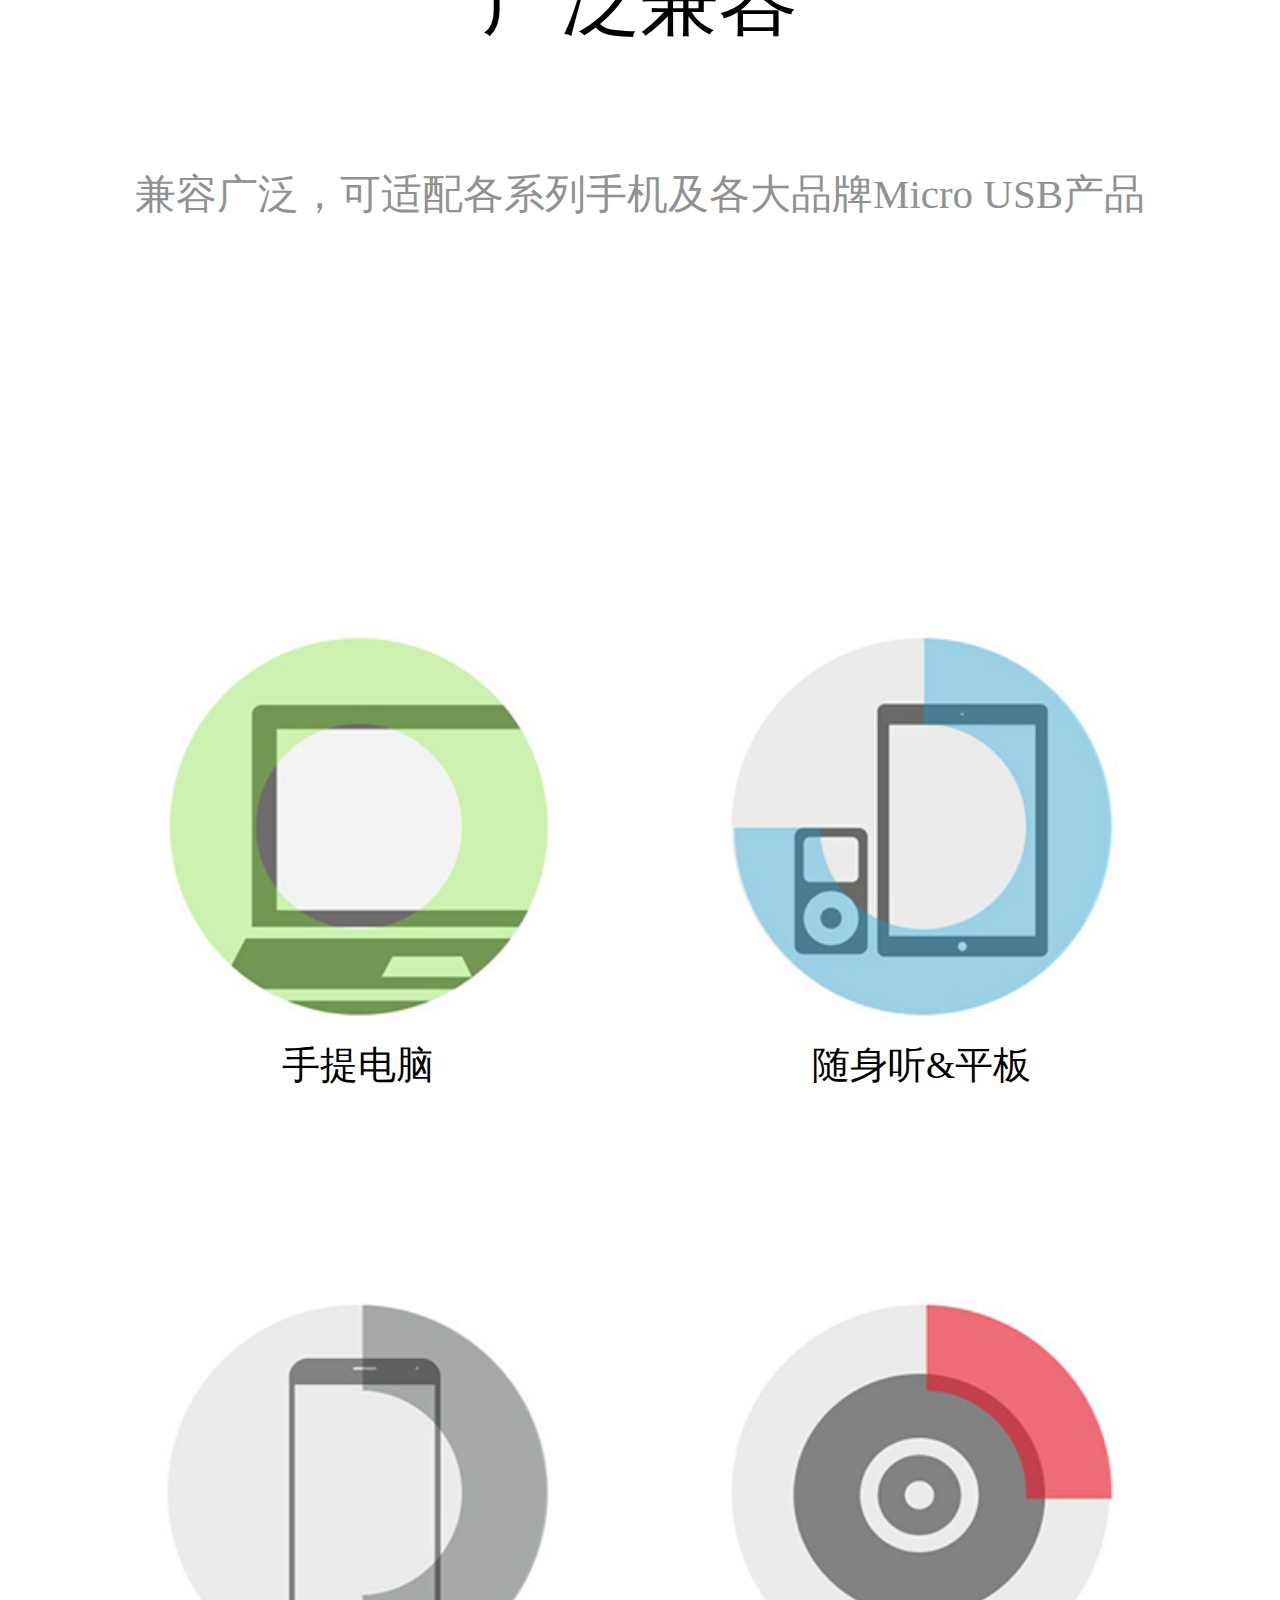
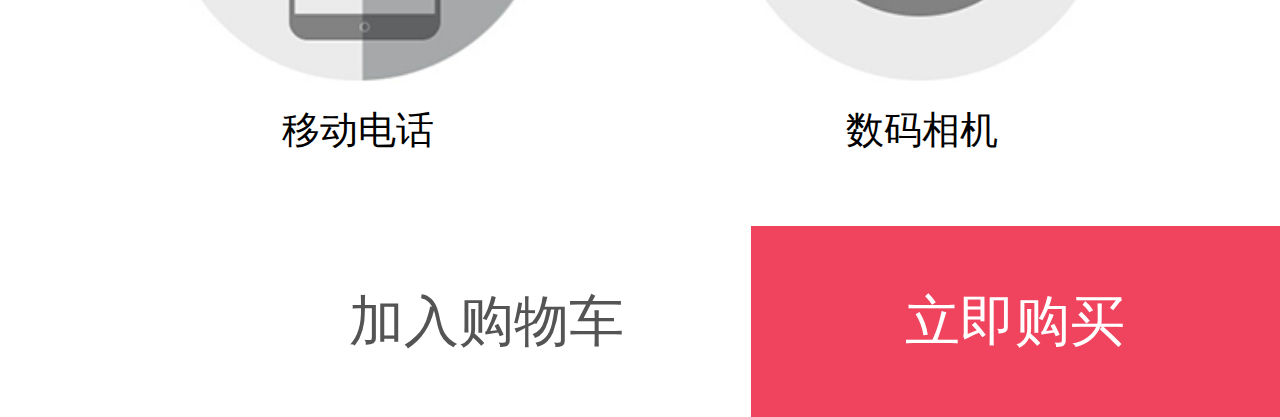
<file: index4.html>
<!DOCTYPE html>
<html lang="en">
<head>
    <meta charset="utf-8">
    <meta name="viewport" content="width=device-width,initial-scale=1.0,maximum-scale=1.0,user-scalable=0">
    <link rel="stylesheet" href="css/index4.css">
    <script src="rem.js"></script>
</head>
<body>
<div class="box">
    <div class="box1">
        <a href="https://mgithub-cat.github.io/app/index.html">&lt;</a>
        <a href="https://mgithub-cat.github.io/app/index3.html" class="cart">
            <img src="img/cart.png" alt="">
        </a>
    </div>
    <div class="box2">
        <img src="img/S71117-09113399_03.png" alt="">
    </div>
    <div class="box3">
        <p class="p1">Micro USB数据线</p>
        <p class="p2">￥29.00</p>
        <p class="p3">广泛兼容 经久耐用</p>
    </div>
    <div class="box4">
        <span class="s1">已选</span>
        <span class="s2">白色，1米</span>
        <span class="s3">×1</span>
    </div>
    <div class="box4 box5">
        <span class="s4">服务</span>
        <span class="s5">本商品由</span>
        <span class="s6">LeMond</span>
        <span class="s5">负责发货和提供售后服务</span>
    </div>
    <div class="box5">
        <p>图文详情</p>
        <p>规格参数</p>
    </div>
    <div class="box6">
        <div class="top">
            <p class="p1">8000次的插拔</p>
            <p class="p2">确保每一根数据线都经久耐用</p>
        </div>
        <div class="bottom">
            <div class="left">
                <img src="img/xq1.png" alt="">
            </div>
            <div class="left">
                <div class="sq">8000</div>
                <p class="p1">USB数据线接口</p>
                <div class="sq2"></div>
                <p class="p2">普通数据线接口</p>
            </div>
        </div>
    </div>
    <div class="box7">
        <div class="top">
            <p class="p1">连接长一点</p>
            <p class="p2">细致入微的用心，即使在一根数据线上也不增不减</p>
        </div>
        <img src="img/xq2.png" alt="">
    </div>
    <div class="box8">
        <div class="top">
            <p class="p1">广泛兼容</p>
            <p class="p2">兼容广泛，可适配各系列手机及各大品牌Micro USB产品</p>
        </div>
        <div class="bottom">
            <div class="bot">
                <img src="img/xq3.png" alt="">
                <p>手提电脑</p>
            </div>
            <div class="bot">
                <img src="img/xq4.png" alt="">
                <p>随身听&amp;平板</p>
            </div>
            <div class="bot">
                <img src="img/xq5.png" alt="">
                <p>移动电话</p>
            </div>
            <div class="bot">
                <img src="img/xq6.png" alt="">
                <p>数码相机</p>
            </div>
        </div>
    </div>
    <div class="box9">
        <div class="bk1"></div>
        <div class="bk2">加入购物车</div>
        <div class="bk3">立即购买</div>
    </div>
</div>
</body>
</html>
</file>
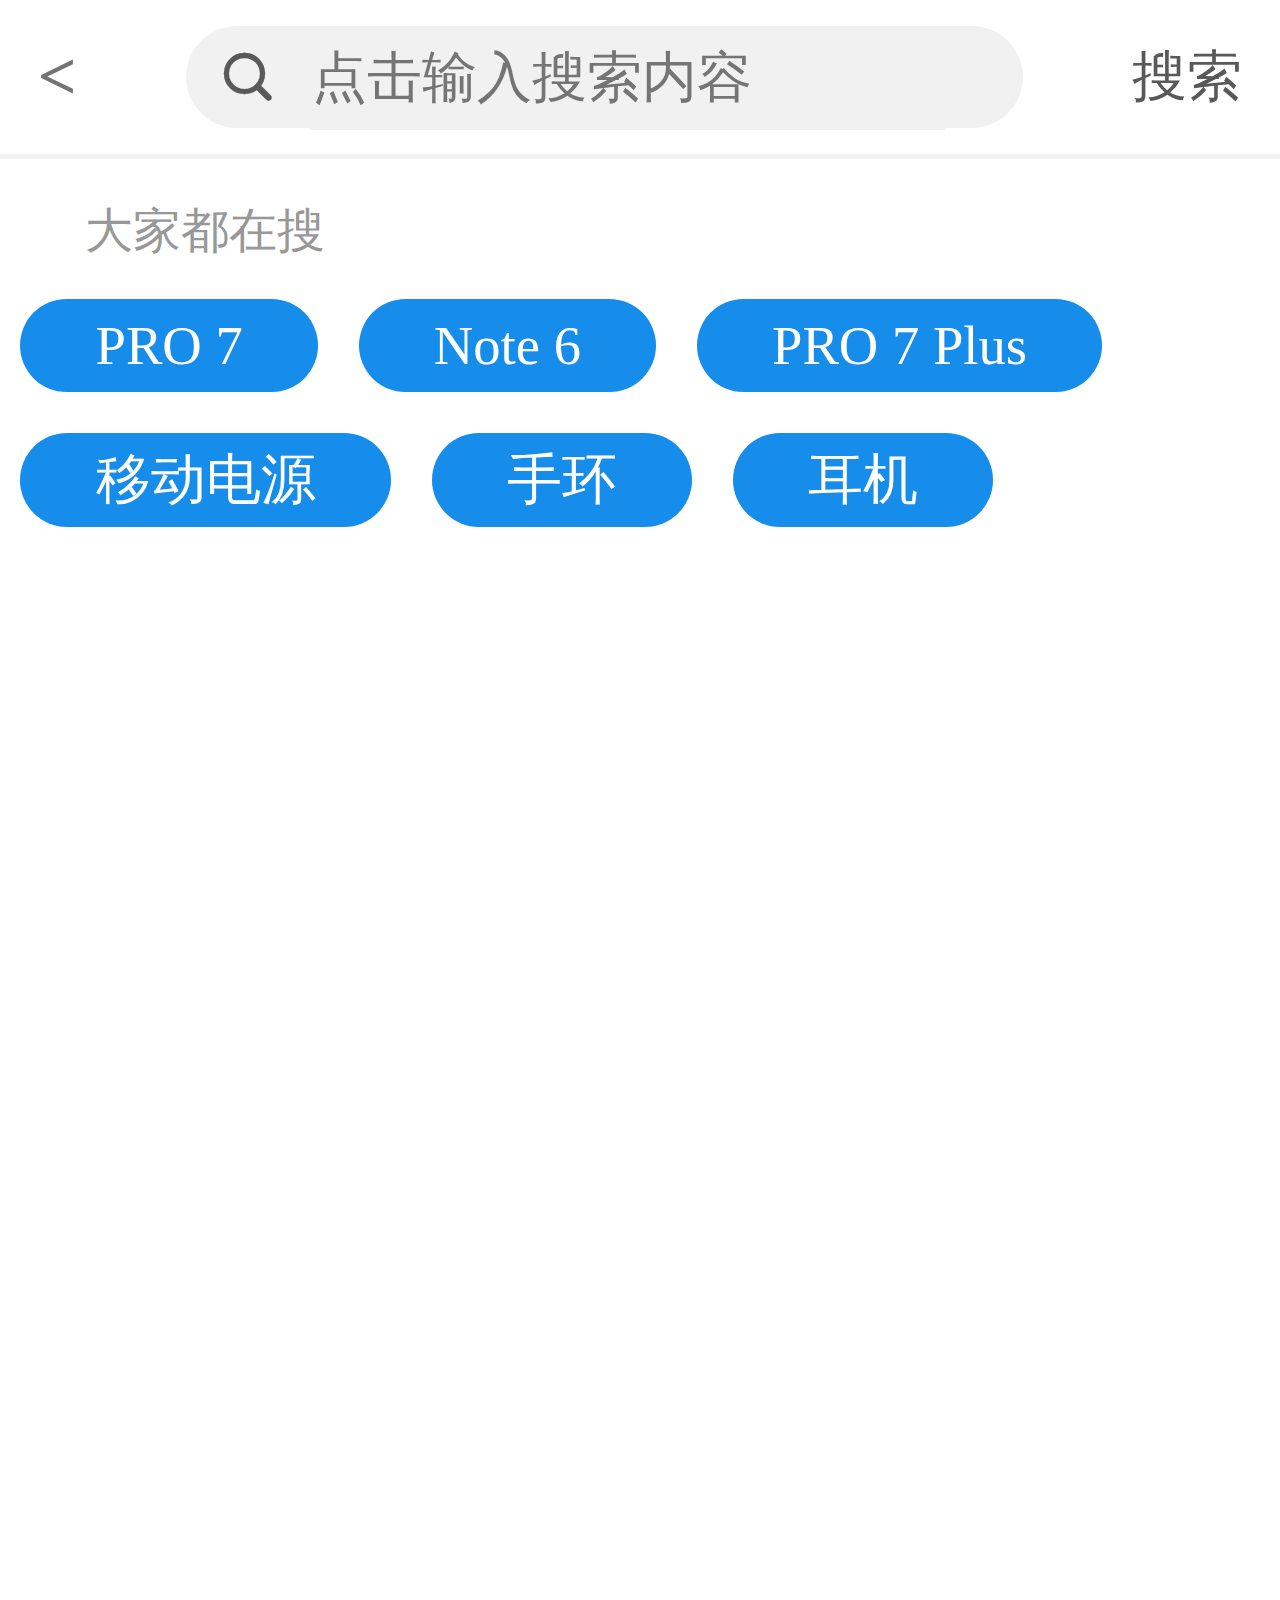
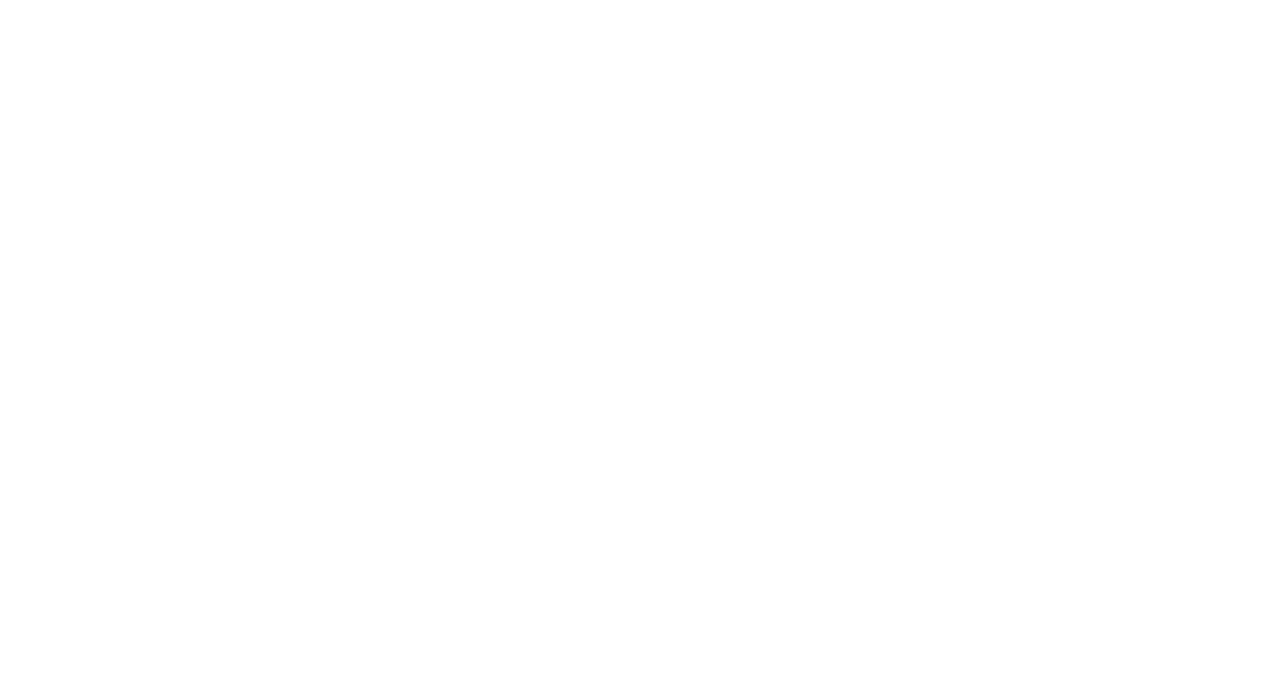
<file: index5.html>
<!DOCTYPE html>
<html lang="en">
<head>
    <meta charset="UTF-8">
    <title>Title</title>
    <meta name="viewport"  content="width=device-width,initial-scale=1.0,maximum-scale=1.0,user-scalable=0">
    <link rel="stylesheet" href="css/index5.css">
    <script src="rem.js"></script>
</head>
<body>
<div class="search">
    <a href="https://mgithub-cat.github.io/app/index.html" class="l"> < </a>
    <div class="cen">
        <div class="iconfont">&#xe63d;</div>
        <input type="text" placeholder="点击输入搜索内容">
    </div>
    <div class="r">搜索</div>
</div>
<div class="con">
    <div class="tit">大家都在搜</div>
    <div class="items">PRO 7</div>
    <div class="items">Note 6</div>
    <div class="items">PRO 7 Plus</div>
    <div class="items">移动电源</div>
    <div class="items">手环</div>
    <div class="items">耳机</div>
</div>
</body>
</html>
</file>
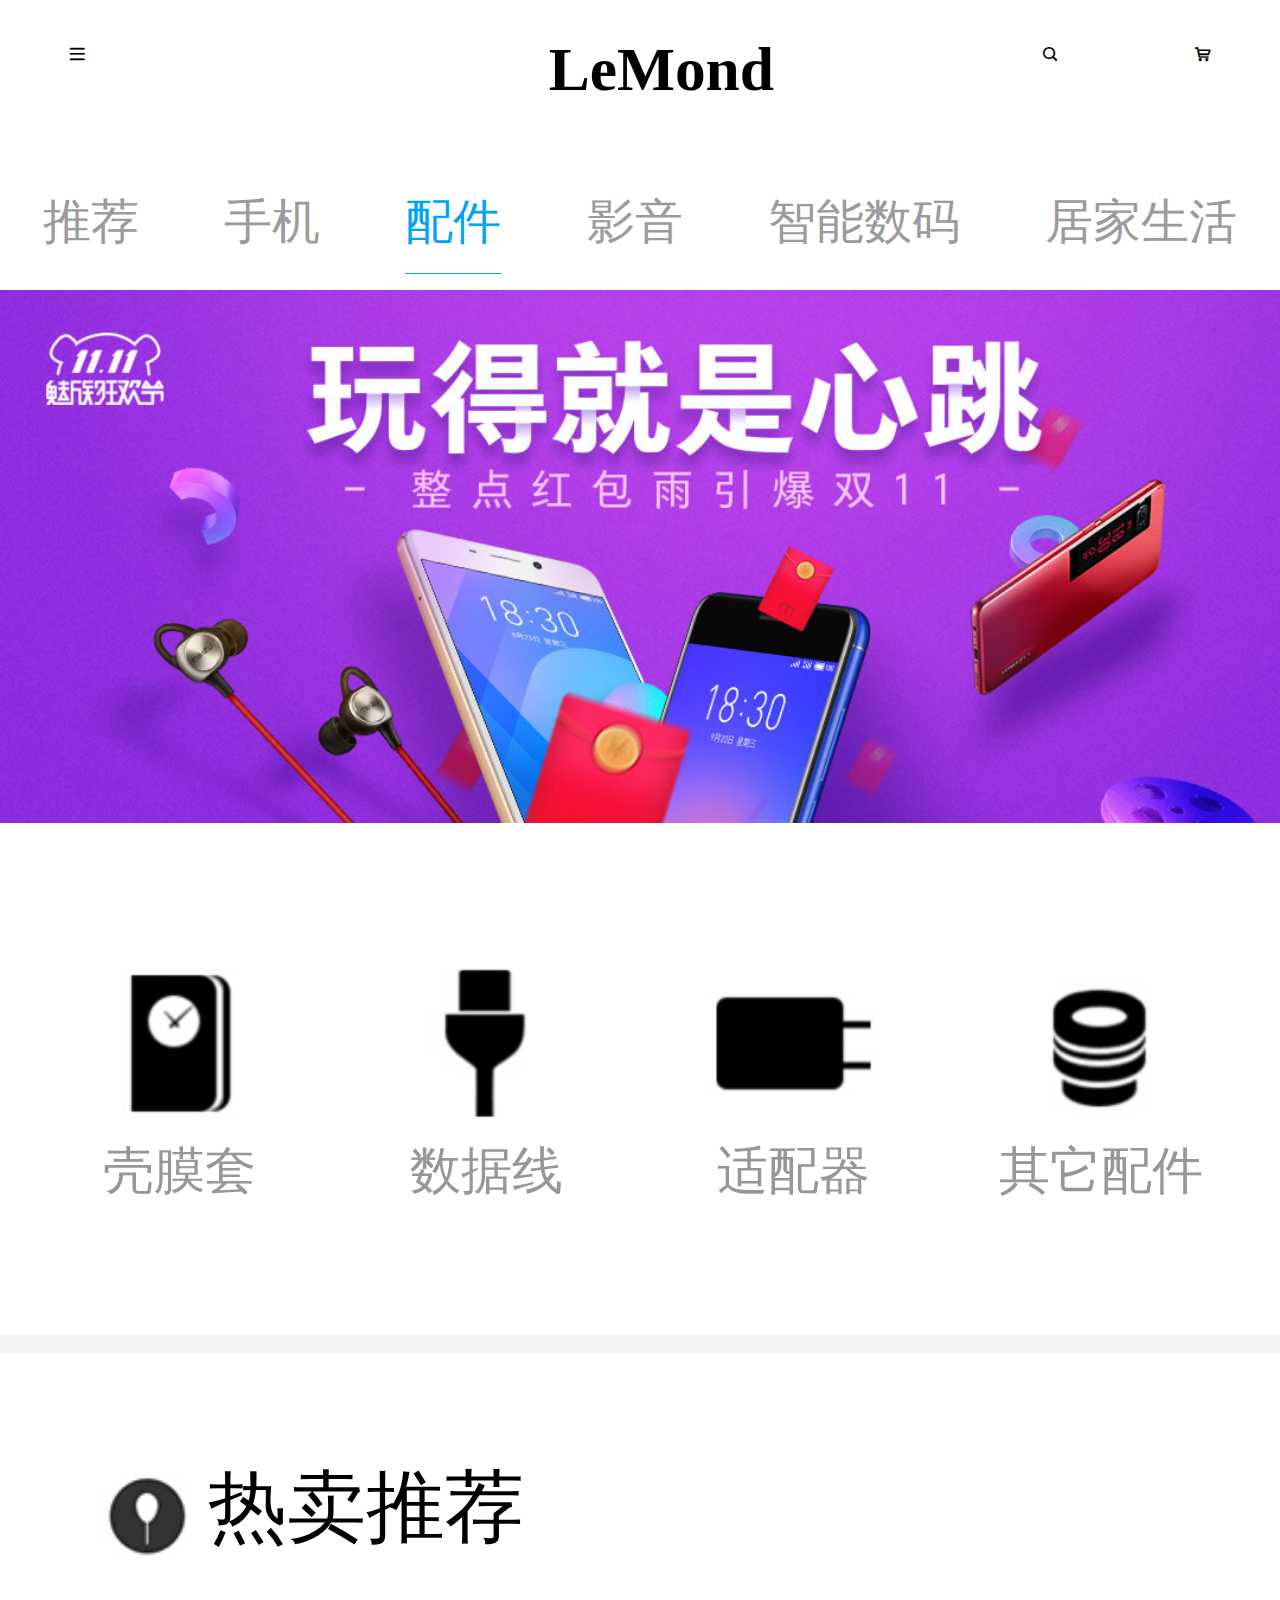
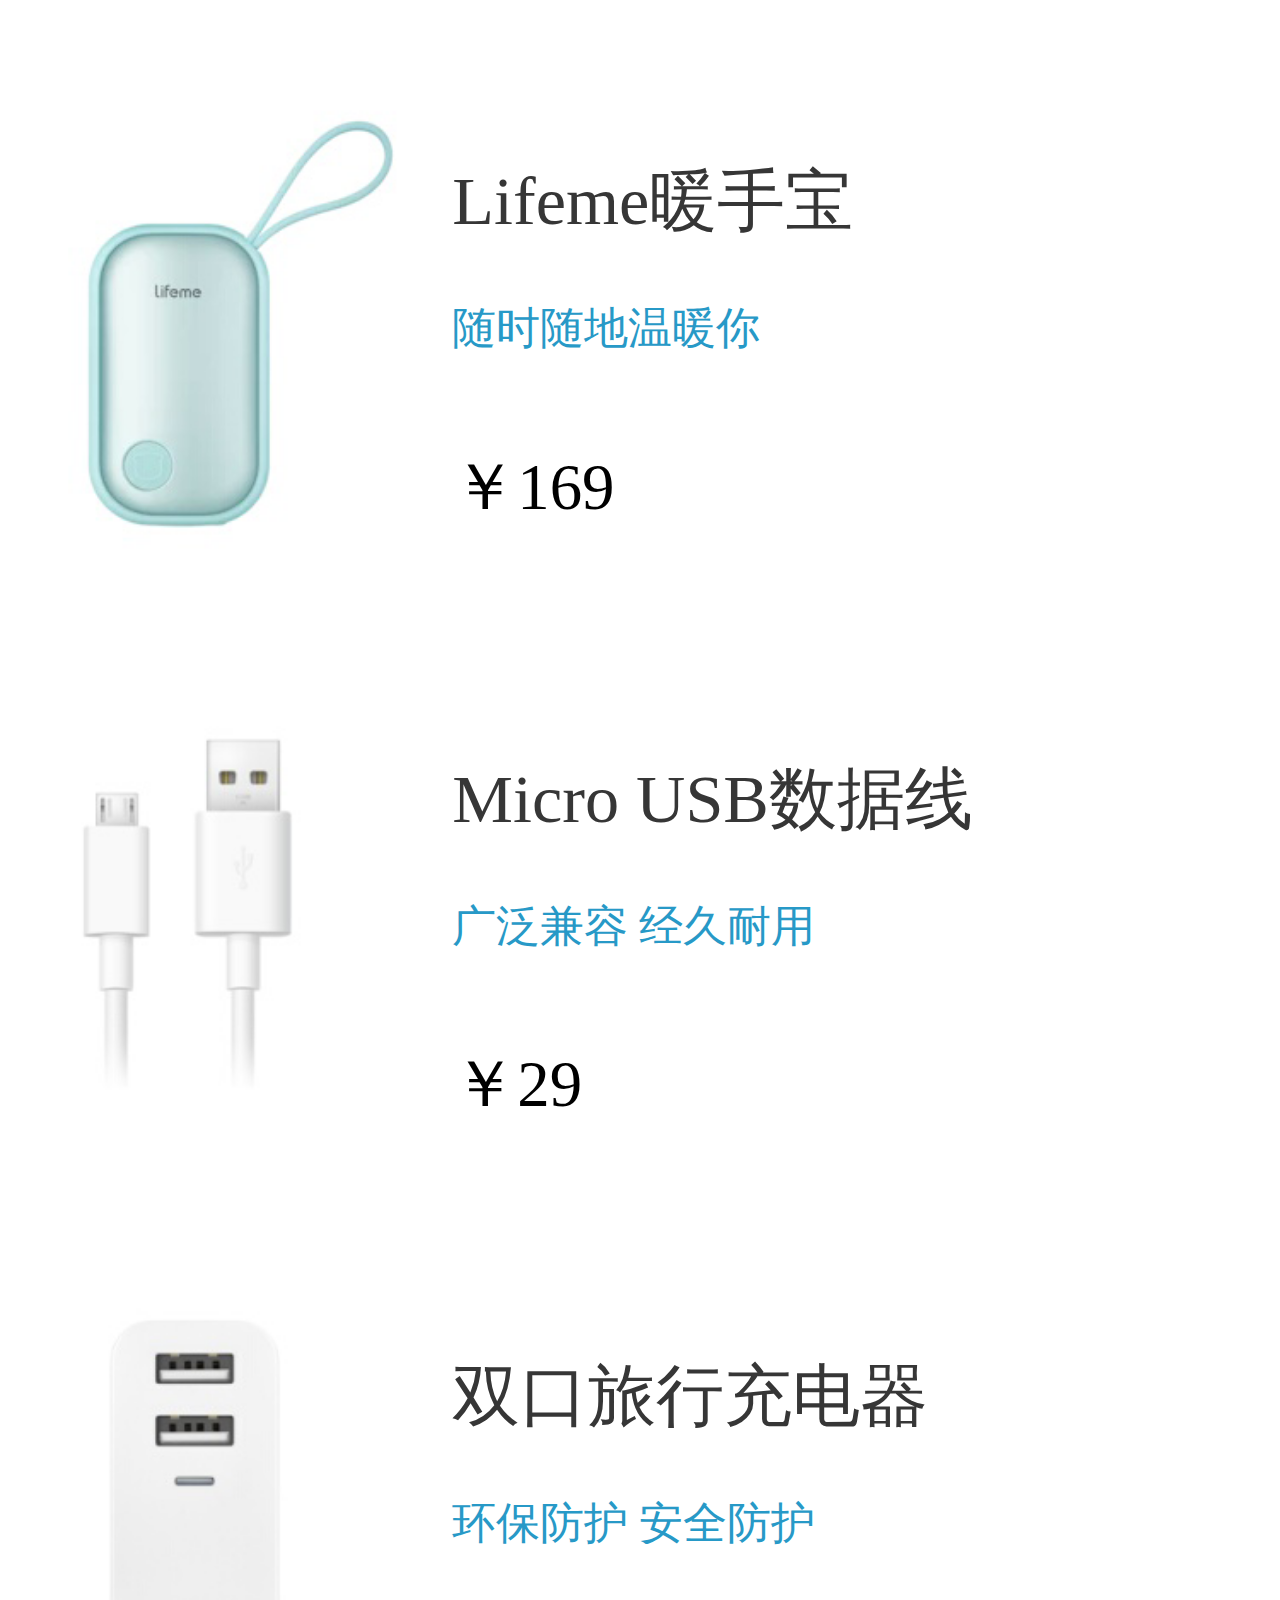
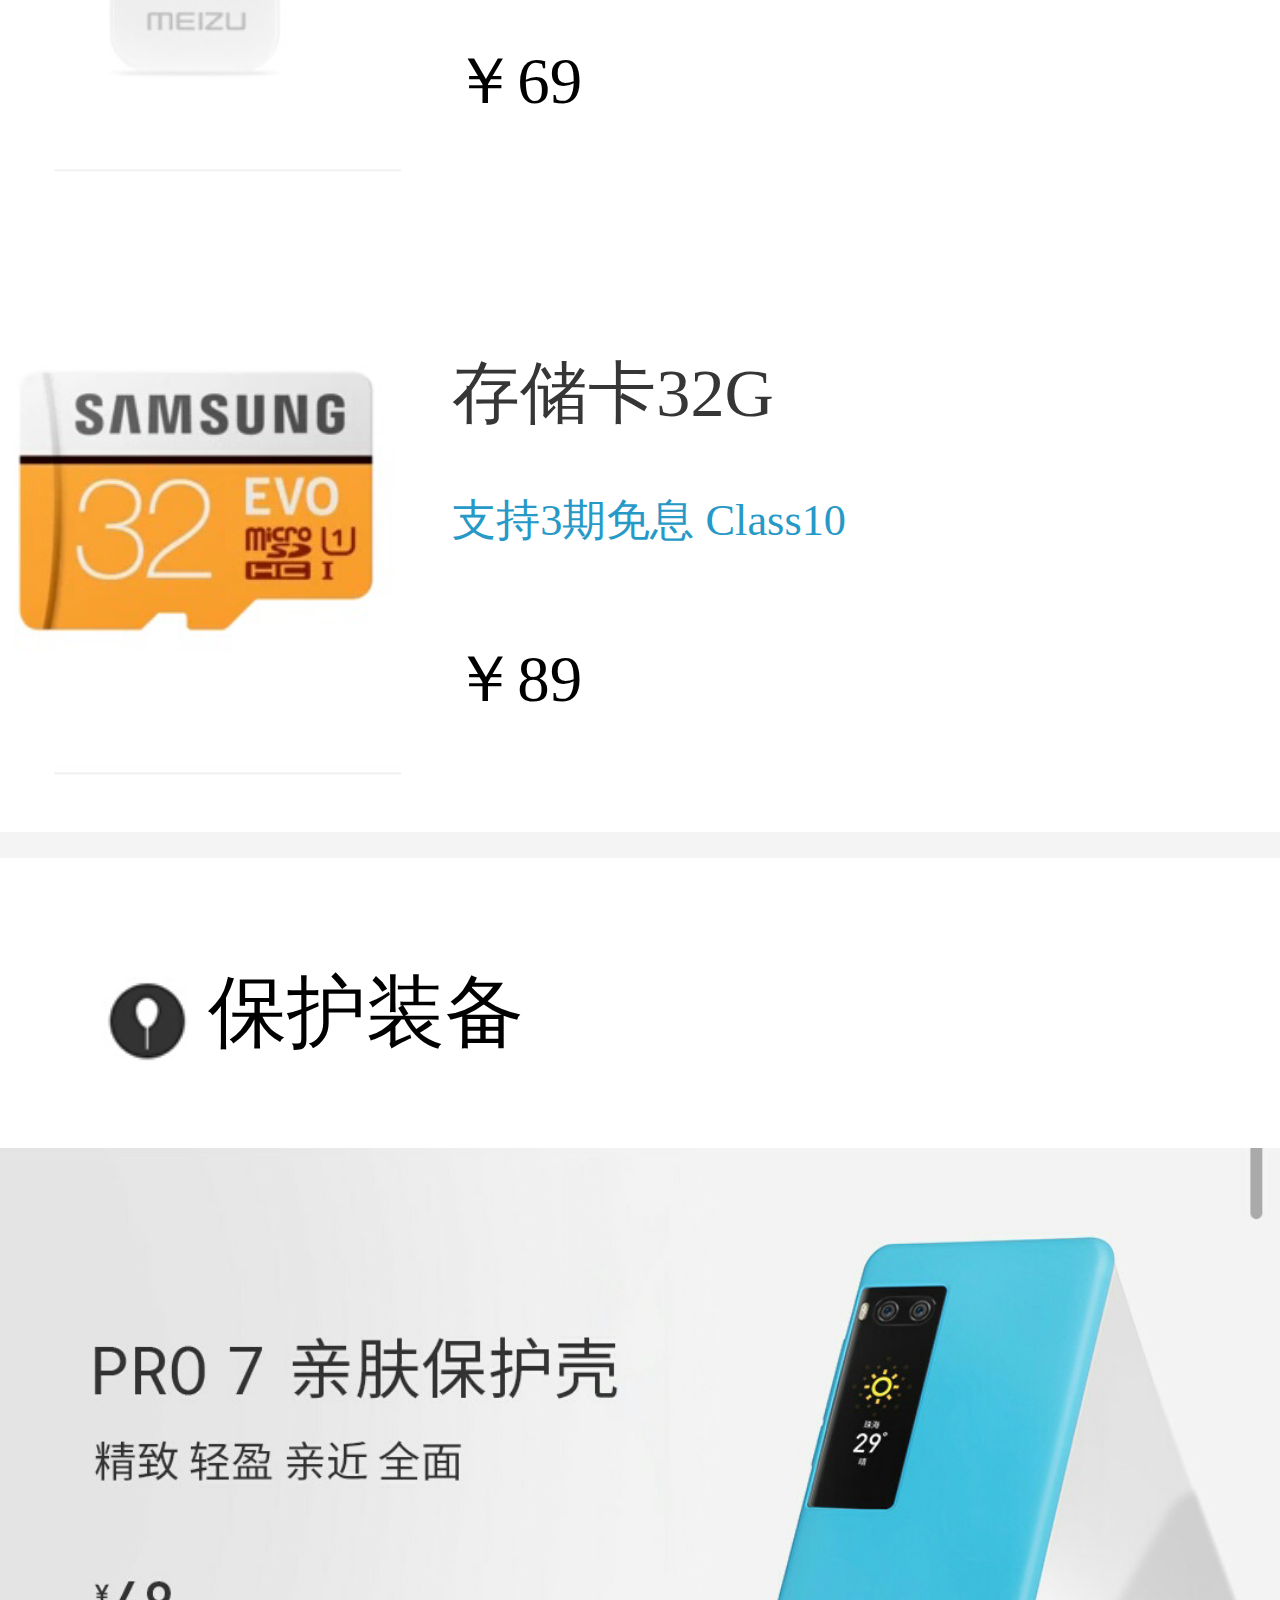
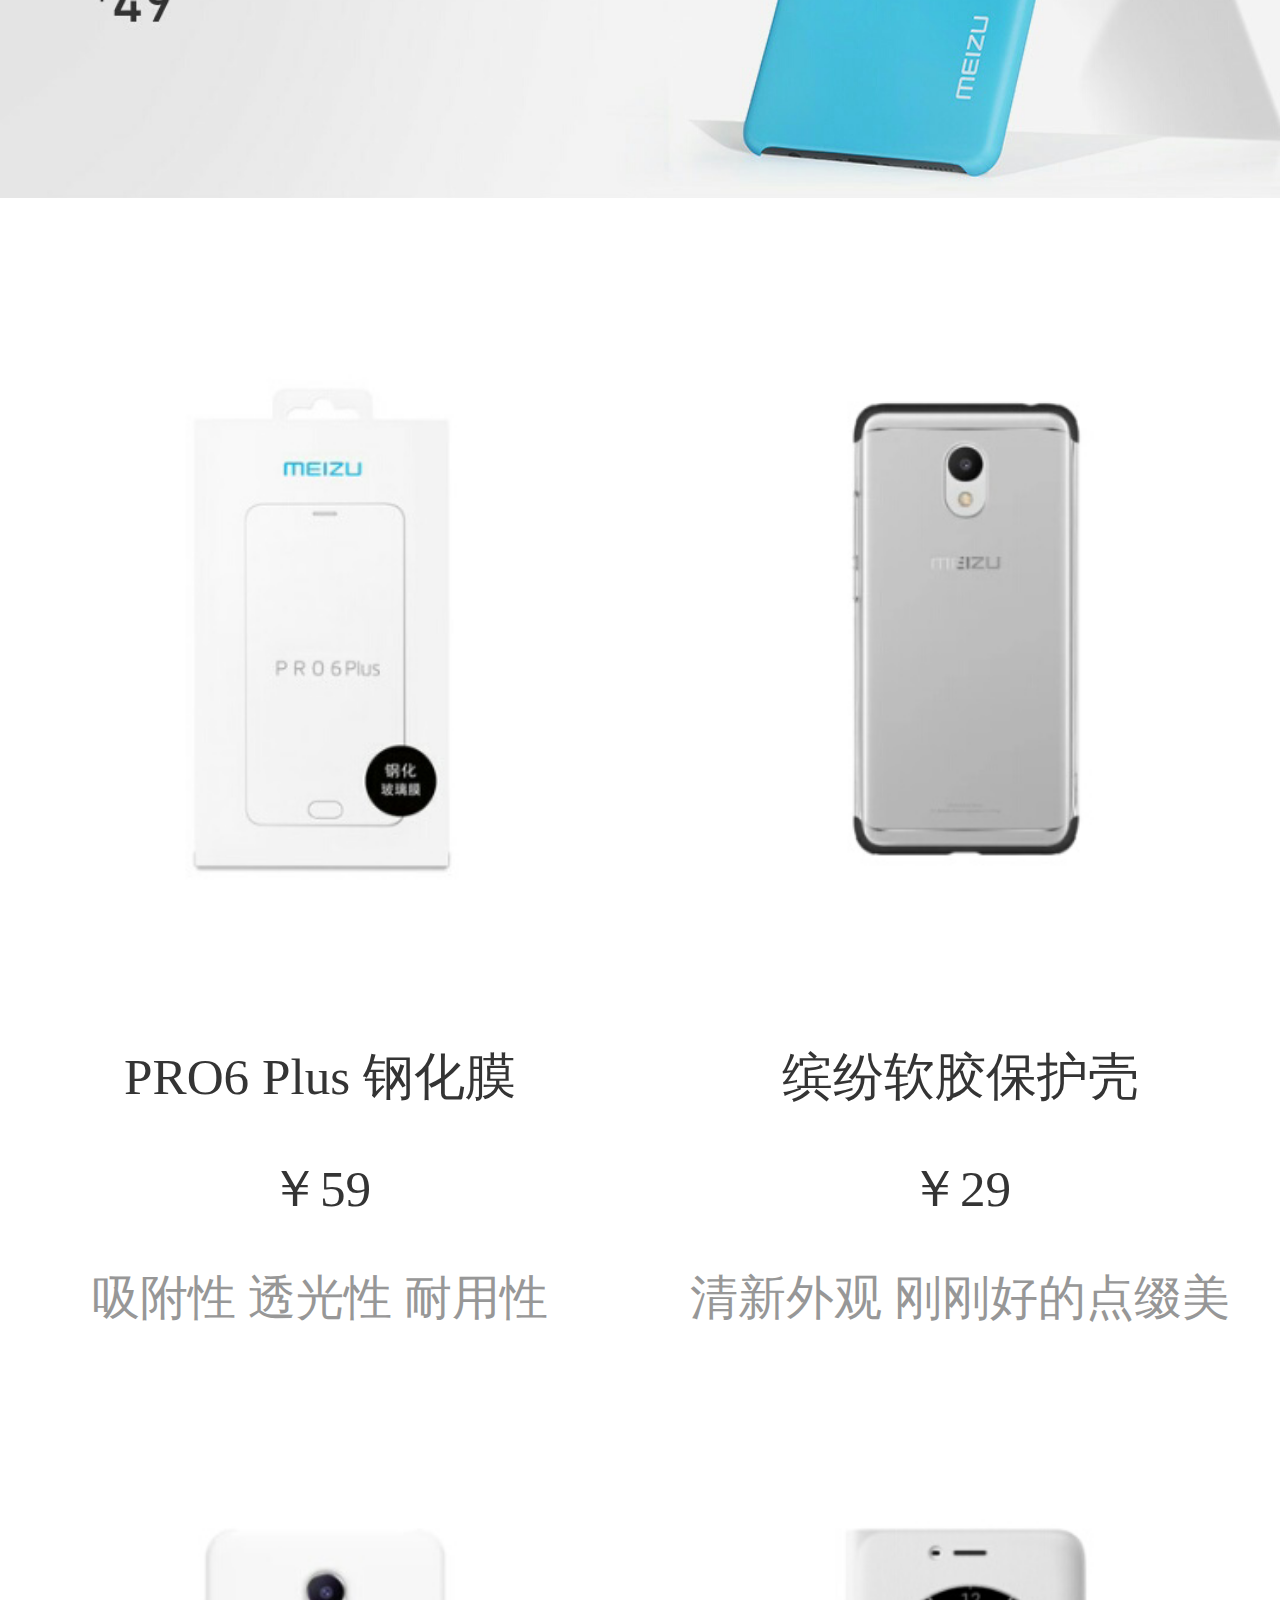
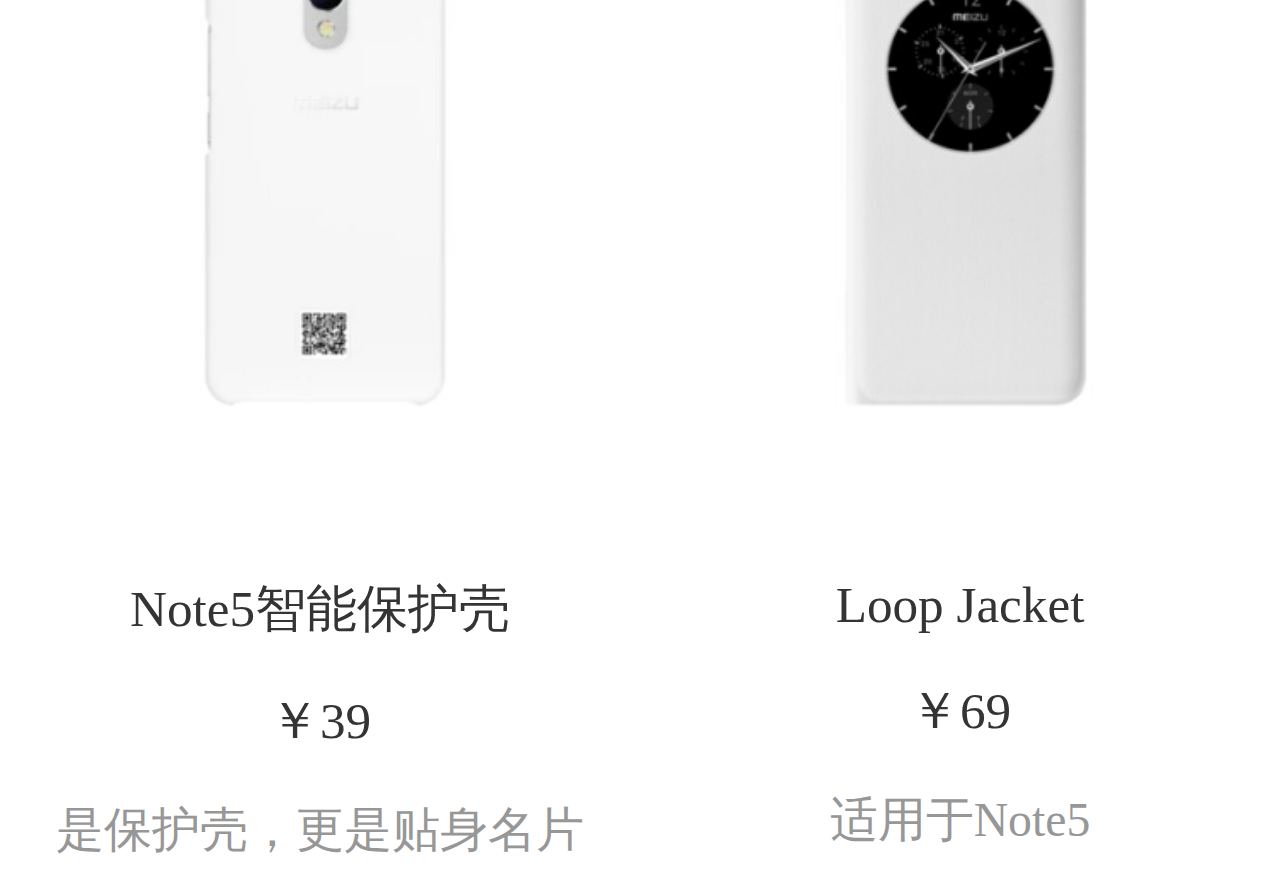
<file: index6.html>
<!doctype html>
<html lang="en">
<head>
    <meta charset="UTF-8">
    <meta name="viewport"
          content="width=device-width, user-scalable=no, initial-scale=1.0, maximum-scale=1.0, minimum-scale=1.0">
    <meta http-equiv="X-UA-Compatible" content="ie=edge">
    <title>Document</title>
    <link rel="stylesheet" href="css/index6.css">
    <script src="rem.js"></script>
</head>
<body>
<div class="title">
    <div class="title_top">
        <div class="iconfont menu">
            <a href="https://mgithub-cat.github.io/app/index2.html">&#xe66c;</a>
        </div>
        <h1>LeMond</h1>
        <div class="iconfont cart">
            <a href="https://mgithub-cat.github.io/app/index3.html">&#xe600;</a>
        </div>
        <div class="iconfont search">
            <a href="https://mgithub-cat.github.io/app/index5.html">&#xe63d;</a>
        </div>
    </div>
    <div class="title_bottom">
        <a href="https://mgithub-cat.github.io/app/index.html">推荐</a>
        <a href="https://mgithub-cat.github.io/app/index1.html">手机</a>
        <a href="https://mgithub-cat.github.io/app/index6.html" class="hots">配件</a>
        <a href="https://mgithub-cat.github.io/app/index7.html">影音</a>
        <a href="">智能数码</a>
        <a href="">居家生活</a>
    </div>
</div>
<div class="box">
    <div class="banner">
        <img src="img/ban4.jpg" alt="">
    </div>
    <div class="bot">
        <div class="cons">
            <img src="img/con1.png" alt="">
            <span>壳膜套</span>
        </div>
        <div class="cons">
            <img src="img/con2.png" alt="">
            <span>数据线</span>
        </div>
        <div class="cons">
            <img src="img/con3.png" alt="">
            <span>适配器</span>
        </div>
        <div class="cons">
            <img src="img/con4.png" alt="">
            <span>其它配件</span>
        </div>
    </div>
    <div class="box3">
        <div class="box3_1">
            <img src="img/b1.png" alt="">
            <span>热卖推荐</span>
        </div>
        <div class="box3_2">
            <div class="dan">
                <img src="img/h1.png" alt="">
                <div class="dan0">
                    <p class="d1">Lifeme暖手宝</p>
                    <p class="d2">随时随地温暖你</p>
                    <p class="d3">￥169</p>
                </div>
            </div>
            <div class="dan">
                <img src="img/h2.png" alt="">
                <div class="dan0">
                    <p class="d1">Micro USB数据线</p>
                    <p class="d2">广泛兼容 经久耐用</p>
                    <p class="d3">￥29</p>
                </div>
            </div>
            <div class="dan">
                <img src="img/h3.png" alt="">
                <div class="dan0">
                    <p class="d1">双口旅行充电器</p>
                    <p class="d2">环保防护 安全防护</p>
                    <p class="d3">￥69</p>
                </div>
            </div>
            <div class="dan">
                <img src="img/h4.png" alt="">
                <div class="dan0">
                    <p class="d1">存储卡32G</p>
                    <p class="d2">支持3期免息 Class10</p>
                    <p class="d3">￥89</p>
                </div>
            </div>
        </div>
    </div>
    <div class="box2">
        <div class="box2_1">
            <img src="img/b1.png" alt="">
            <span>保护装备</span>
        </div>
        <img src="img/a2.png" alt="">
        <div class="box2_2">
            <div class="hot">
                <img src="img/pj1.png" alt="">
                <p>PRO6 Plus 钢化膜</p>
                <p>￥59</p>
                <p class="jiage">吸附性 透光性 耐用性</p>
            </div>
            <div class="hot">
                <img src="img/pj2.png" alt="">
                <p>缤纷软胶保护壳</p>
                <p>￥29</p>
                <p class="jiage">清新外观 刚刚好的点缀美 </p>
            </div>
            <div class="hot">
                <img src="img/pj3.png" alt="">
                <p>Note5智能保护壳</p>
                <p>￥39</p>
                <p class="jiage">是保护壳，更是贴身名片</p>
            </div>
            <div class="hot">
                <img src="img/pj4.png" alt="">
                <p>Loop Jacket</p>
                <p>￥69</p>
                <p class="jiage">适用于Note5</p>
            </div>
        </div>
    </div>
</div>
</body>
</html>
</file>
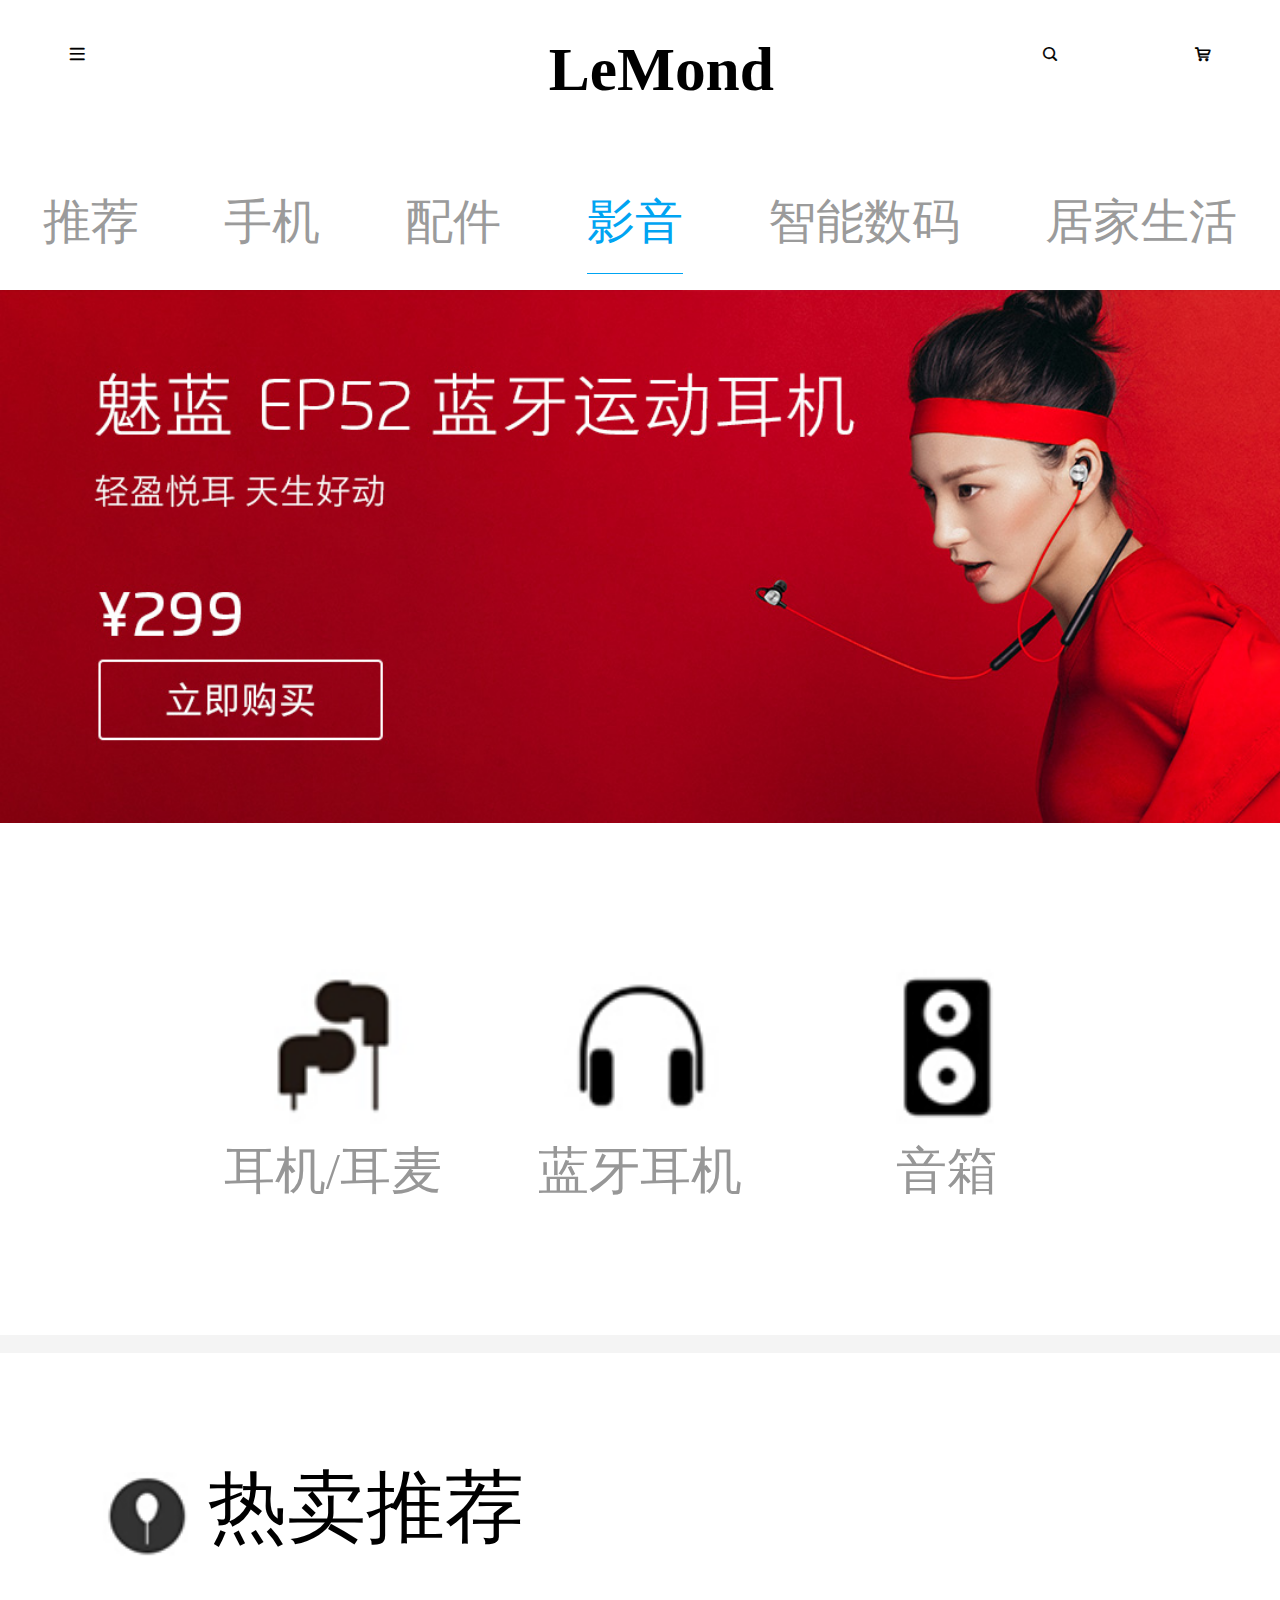
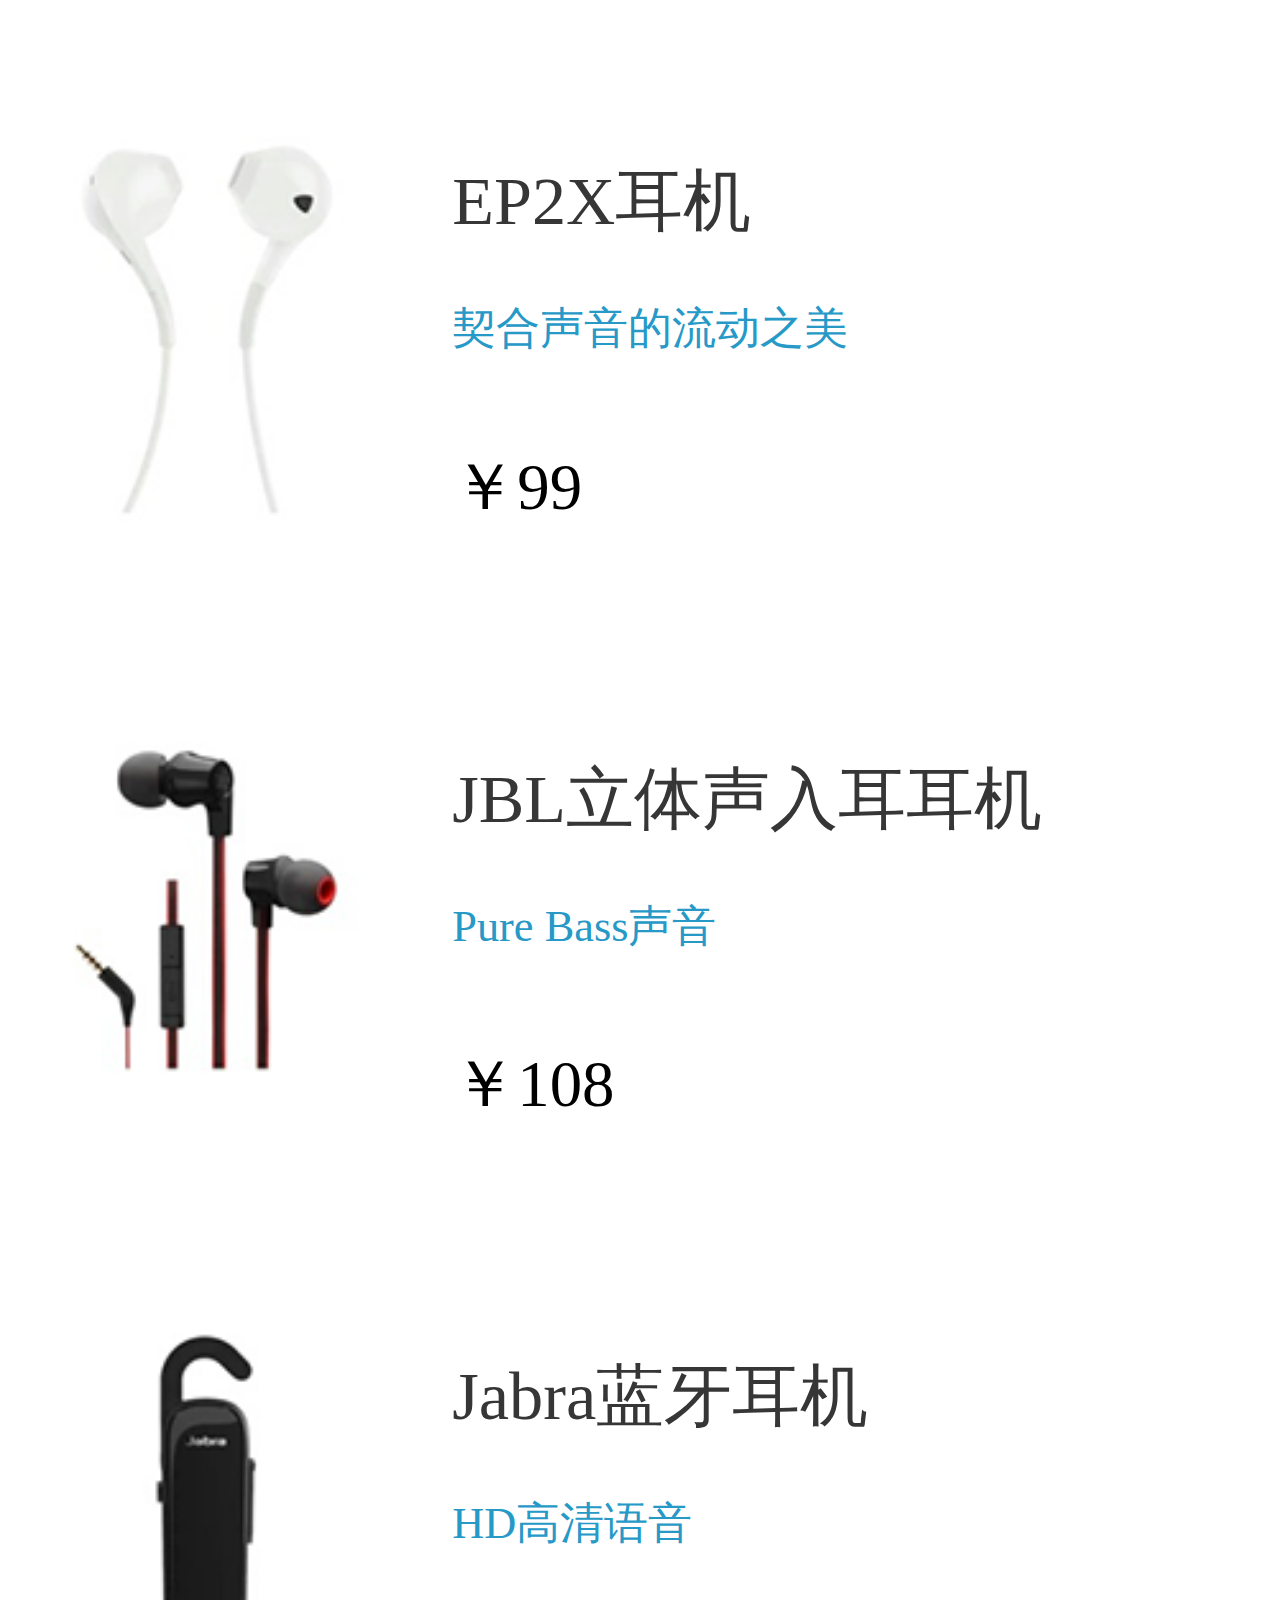
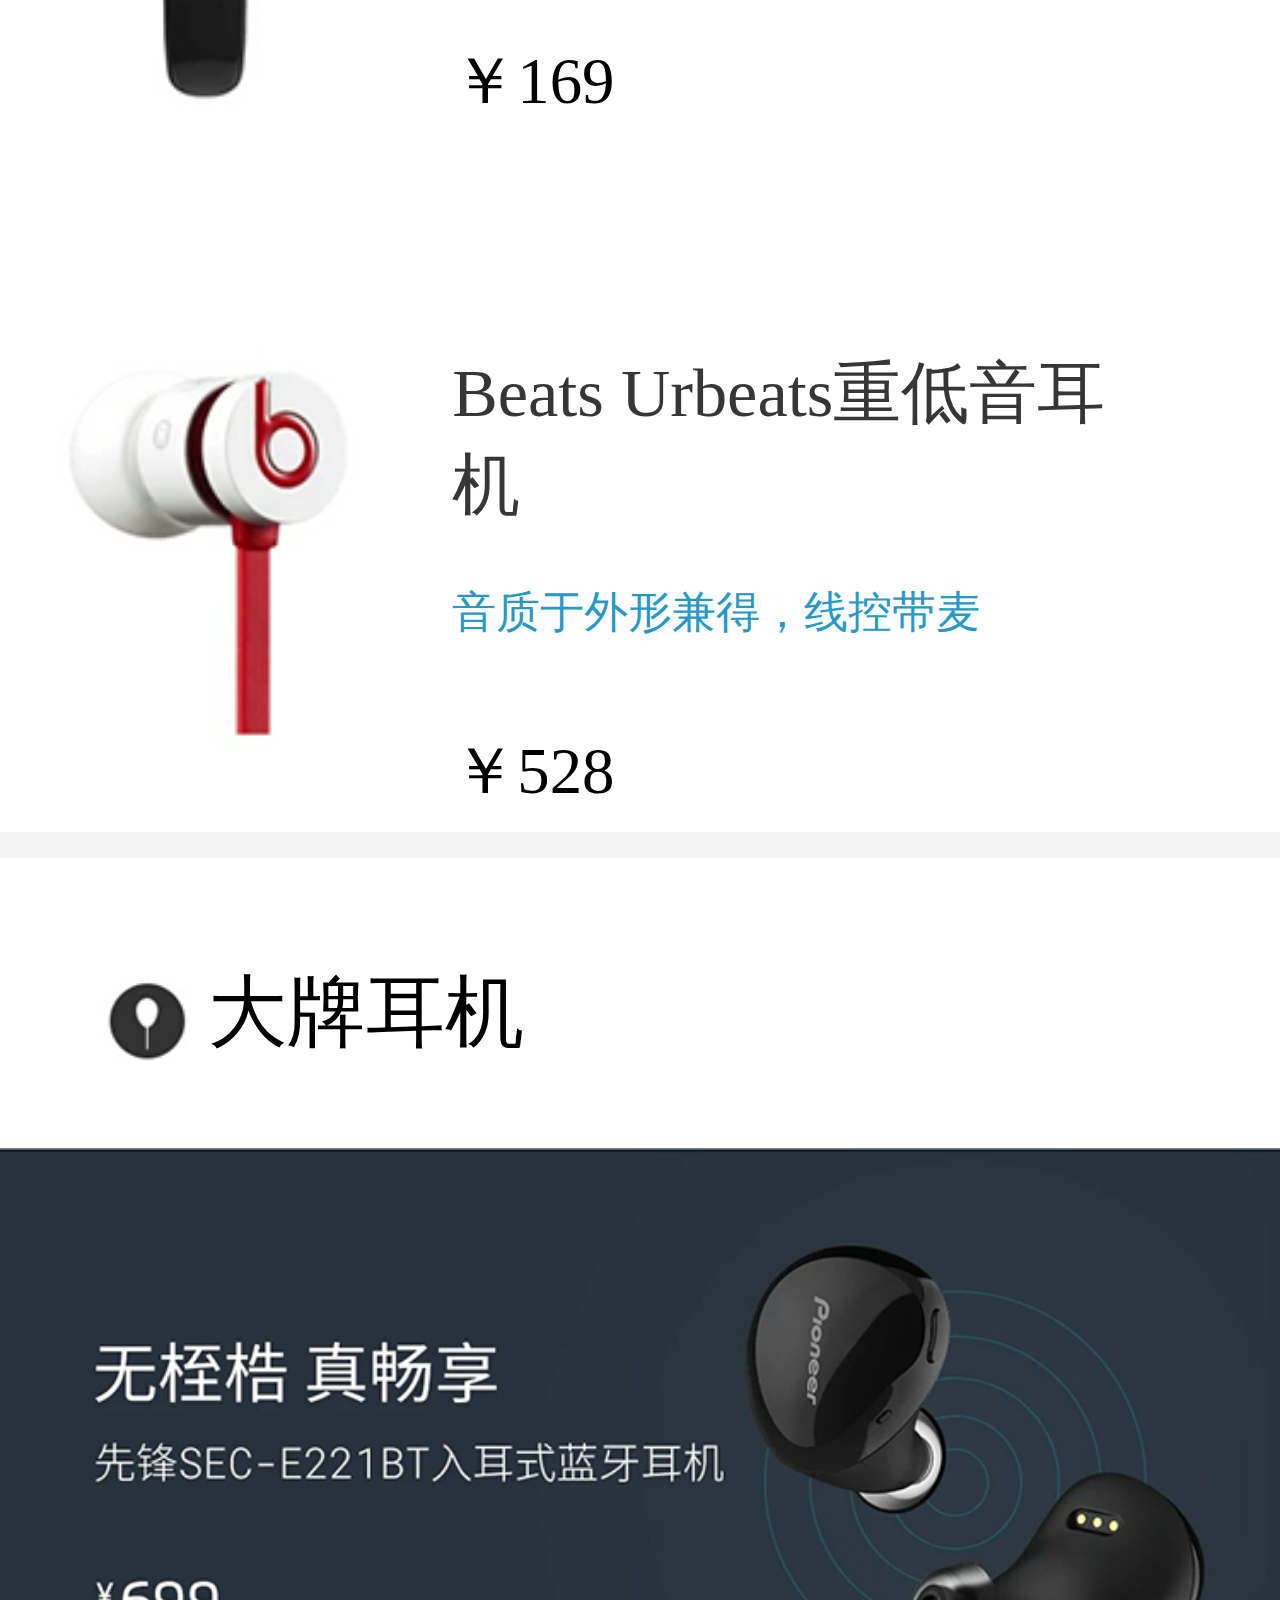
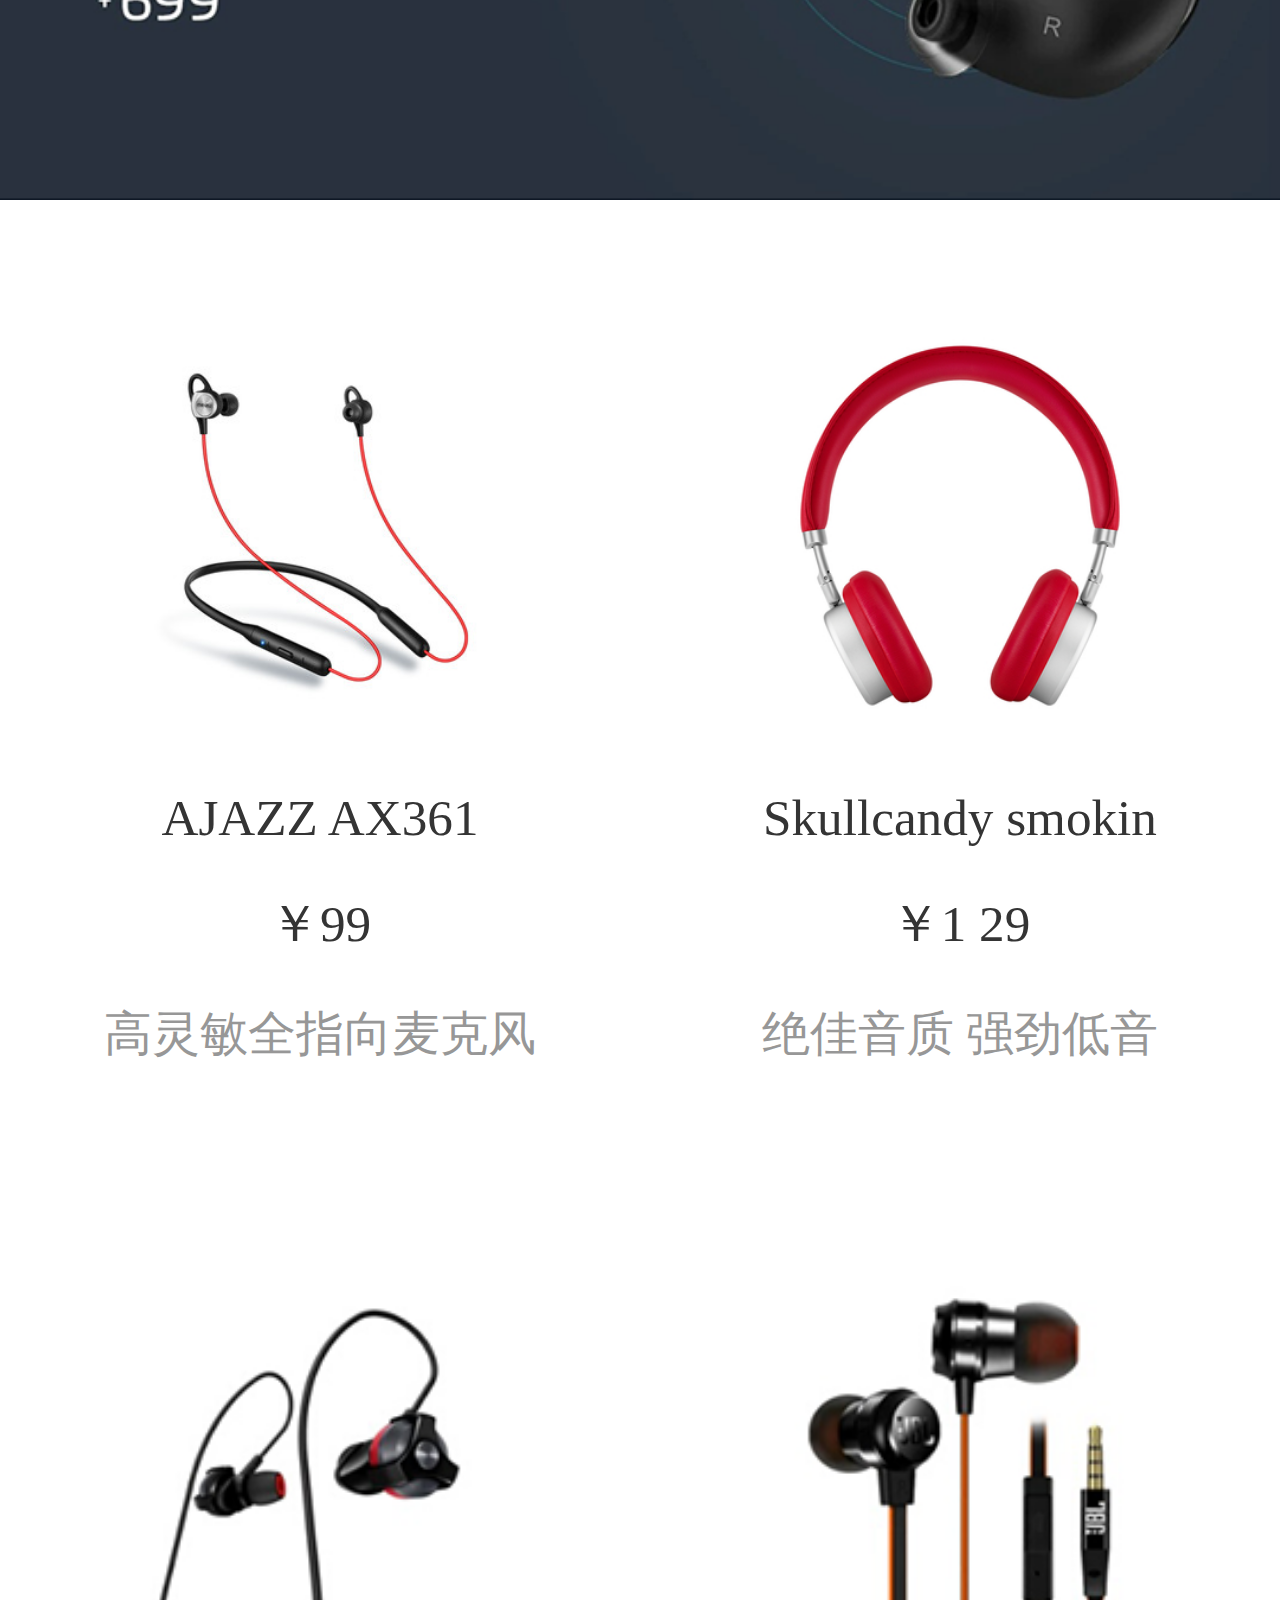
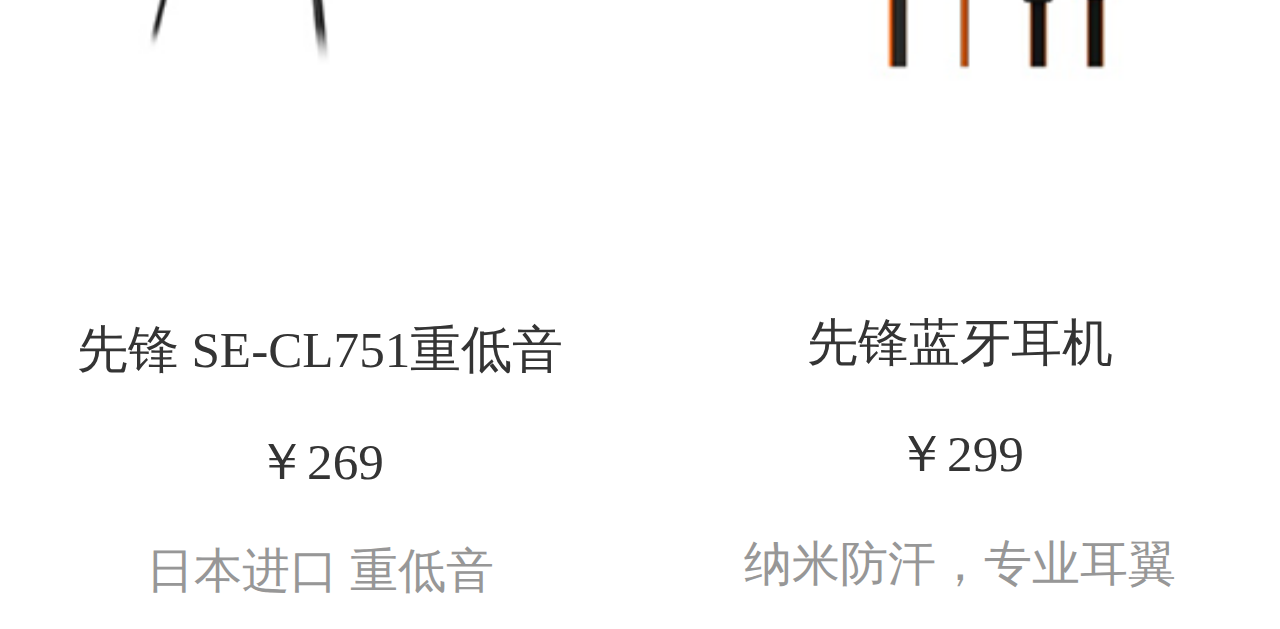
<file: index7.html>
<!doctype html>
<html lang="en">
<head>
    <meta charset="UTF-8">
    <meta name="viewport"
          content="width=device-width, user-scalable=no, initial-scale=1.0, maximum-scale=1.0, minimum-scale=1.0">
    <meta http-equiv="X-UA-Compatible" content="ie=edge">
    <title>Document</title>
    <link rel="stylesheet" href="css/index6.css">
    <script src="rem.js"></script>
</head>
<body>
<div class="title">
    <div class="title_top">
        <div class="iconfont menu">
            <a href="https://mgithub-cat.github.io/app/index2.html">&#xe66c;</a>
        </div>
        <h1>LeMond</h1>
        <div class="iconfont cart">
            <a href="https://mgithub-cat.github.io/app/index3.html">&#xe600;</a>
        </div>
        <div class="iconfont search">
            <a href="https://mgithub-cat.github.io/app/index5.html">&#xe63d;</a>
        </div>
    </div>
    <div class="title_bottom">
        <a href="https://mgithub-cat.github.io/app/index.html">推荐</a>
        <a href="https://mgithub-cat.github.io/app/index1.html">手机</a>
        <a href="https://mgithub-cat.github.io/app/index6.html">配件</a>
        <a href="https://mgithub-cat.github.io/app/index7.html" class="hots">影音</a>
        <a href="">智能数码</a>
        <a href="">居家生活</a>
    </div>
</div>
<div class="box">
    <div class="banner">
        <img src="img/ban1.jpg" alt="">
    </div>
    <div class="bot">
        <div class="cons">
            <img src="img/con5.png" alt="">
            <span>耳机/耳麦</span>
        </div>
        <div class="cons">
            <img src="img/con6.png" alt="">
            <span>蓝牙耳机</span>
        </div>
        <div class="cons">
            <img src="img/con7.png" alt="">
            <span>音箱</span>
        </div>
    </div>
    <div class="box3">
        <div class="box3_1">
            <img src="img/b1.png" alt="">
            <span>热卖推荐</span>
        </div>
        <div class="box3_2">
            <div class="dan">
                <img src="img/h5.png" alt="">
                <div class="dan0">
                    <p class="d1">EP2X耳机</p>
                    <p class="d2">契合声音的流动之美</p>
                    <p class="d3">￥99</p>
                </div>
            </div>
            <div class="dan">
                <img src="img/h6.png" alt="">
                <div class="dan0">
                    <p class="d1">JBL立体声入耳耳机</p>
                    <p class="d2">Pure Bass声音</p>
                    <p class="d3">￥108</p>
                </div>
            </div>
            <div class="dan">
                <img src="img/h7.png" alt="">
                <div class="dan0">
                    <p class="d1">Jabra蓝牙耳机</p>
                    <p class="d2">HD高清语音</p>
                    <p class="d3">￥169</p>
                </div>
            </div>
            <div class="dan">
                <img src="img/h8.png" alt="">
                <div class="dan0">
                    <p class="d1">Beats Urbeats重低音耳机</p>
                    <p class="d2">音质于外形兼得，线控带麦</p>
                    <p class="d3">￥528</p>
                </div>
            </div>
        </div>
    </div>
    <div class="box2">
        <div class="box2_1">
            <img src="img/b1.png" alt="">
            <span>大牌耳机</span>
        </div>
        <img src="img/a3.png" alt="">
        <div class="box2_2">
            <div class="hot">
                <img src="img/ej1.jpg" alt="">
                <p>AJAZZ AX361</p>
                <p>￥99</p>
                <p class="jiage">高灵敏全指向麦克风</p>
            </div>
            <div class="hot">
                <img src="img/ej2.jpg" alt="">
                <p>Skullcandy smokin</p>
                <p>￥1 29</p>
                <p class="jiage">绝佳音质 强劲低音</p>
            </div>
            <div class="hot">
                <img src="img/ej3.png" alt="">
                <p>先锋 SE-CL751重低音</p>
                <p>￥269</p>
                <p class="jiage">日本进口 重低音</p>
            </div>
            <div class="hot">
                <img src="img/ej4.png" alt="">
                <p>先锋蓝牙耳机</p>
                <p>￥299</p>
                <p class="jiage">纳米防汗，专业耳翼</p>
            </div>
        </div>
    </div>
</div>
</body>
</html>
</file>
<file: css/index.css>
@font-face {
    font-family: 'iconfont';
    src: url('../iconfont/iconfont.eot');
    src: url('../iconfont/iconfont.eot?#iefix') format('embedded-opentype'),
    url('../iconfont/iconfont.woff') format('woff'),
    url('../iconfont/iconfont.ttf') format('truetype'),
    url('../iconfont/iconfont.svg#iconfont') format('svg');
}

.iconfont {
    font-family: "iconfont" !important;
    font-size: 16px;
    font-style: normal;
    -webkit-font-smoothing: antialiased;
    -webkit-text-stroke-width: 0.2px;
    -moz-osx-font-smoothing: grayscale;
}

body, p, ul, li, h1, h2, h3 {
    margin: 0;
    padding: 0;
    list-style: none;
}

img {
    display: block;
}

a {
    text-decoration: none;
}

.title {
    width: 7.5rem;
    height: 1.7rem;
    position: fixed;
    top: 0;
    left: 0;
    z-index: 99;
    overflow: hidden;
    background-color: #fff;
}

.title .title_top {
    width: 100%;
    height: 0.9rem;
}

.title .title_bottom {
    width: 115%;
    height: 0.8rem;
}

.title > div {
    font-size: 0.3rem;
    text-align: center;
}

.title div a {
    color: #000000;
}

.title .title_top .menu {
    width: 0.36rem;
    height: 0.36rem;
    float: left;
    margin: 0.27rem;
}

.title .title_top .cart {
    width: 0.36rem;
    height: 0.36rem;
    float: right;
    margin: 0.27rem;
}

.title .title_top .search {
    width: 0.36rem;
    height: 0.36rem;
    float: right;
    margin: 0.27rem;
}

.title .title_top h1 {
    width: 1.75rem;
    height: 0.36rem;
    float: left;
    font-size: 0.36rem;
    margin: 0.2rem 0 0 2.1rem;
}

.title .title_bottom a {
    font-size: 0.28rem;
    display: block;
    float: left;
    margin: 0 0.25rem;
    color: #9B9B9B;
    line-height: 0.6rem;
    margin-top: 0.1rem;
    border-bottom: 1px solid #ffffff;
}

.hots {
    color: #00A4F2 !important;
    border-bottom: 1px solid #00A4F2 !important;
}

/* 固定栏结束 */
.box {
    width: 7.5rem;
    height: auto;
    padding-top: 1.7rem;
    background-color: #F4F4F4;
}

.banner {
    width: 7.5rem;
    height: 3.125rem;
    position: relative;
    overflow: hidden;
}

.imgBox {
    width: 100%;
    height: 3.125rem;
    position: absolute;
    top: 0;
    left: 0;
}

.imgBox > li {
    width: 7.5rem;
    height: 3.125rem;
    float: left;
}

.imgBox img {
    width: 100%;
    height: 3.125rem;
}

.banner .dots {
    width: 1.34rem;
    height: 0.06rem;
    position: absolute;
    left: 3.02rem;
    bottom: 0.25rem;
    z-index: 8;
}

.banner .dot {
    width: 0.16rem;
    height: 0.06rem;
    float: left;
    background-color: #fff;
    margin: 0 0.03rem;
}

.active {
    background: #2498F5 !important;
}

/* banner结束 */
.dock {
    width: 100%;
    height: 0.68rem;
    background-color: #fff;
    line-height: 0.68rem;
    margin-bottom: 0.15rem;
}

.dock img {
    width: 0.24rem;
    height: 0.24rem;
    float: left;
    margin: 0.22rem 0 0 0.44rem;
}

.dock span {
    font-size: 0.24rem;
    float: left;
    margin-right: 0.8rem;
}

.dock .gift {
    margin-right: 0;
}

/* banner下 dock完成 */
.box1 {
    width: 100%;
    height: 7.7rem;
    margin-bottom: 0.15rem;
    display: flex;
    flex-wrap: wrap;
    justify-content: space-between;
    align-items: flex-end;
    background-color: #fff;
}

.box1 .box1_top {
    width: 100%;
    height: 3.8rem;
}

.box1_topl {
    width: 50%;
    height: 3.8rem;
    float: left;
    position: relative;
    top: 0;
    left: 0;
}

.box1_top h1 {
    font-size: 0.34rem;
    color: #646464;
    position: absolute;
    top: 0.48rem;
    left: 0.48rem;
}

.box1_top span {
    font-size: 0.2rem;
    line-height: 0.3rem;
    position: absolute;
    top: 0.6rem;
    left: 1.52rem;
}

.box1_topl img {
    width: 2rem;
    height: 2rem;
    margin: 0 0.95rem;
    position: absolute;
    top: 1.3rem;
}

.box1_topr {
    width: 50%;
    height: 3.8rem;
    float: left;
    position: relative;
    top: 0;
    left: 0;
}

.box1_topr span {
    font-size: 0.34rem;
    color: #35AFF4;
    position: absolute;
    top: 1.6rem;
    left: 0.65rem;
}

.box1_topr h2 {
    font-size: 0.34rem;
    color: #363636;
    position: absolute;
    top: 2.1rem;
    left: 0rem;
}

.box1_topr p {
    font-size: 0.34rem;
    color: #35AFF4;
    position: absolute;
    top: 2.65rem;
    left: 0.62rem;
}

.box1_topr del {
    font-size: 0.20rem;
    color: #C2C2C2;
    position: absolute;
    top: 2.8rem;
    left: 2.1rem;
}

.box1 .box1_left {
    width: 3.72rem;
    height: 3.8rem;
    position: relative;
    top: 0;
    left: 0;
}

.box1_left h3 {
    font-size: 0.34rem;
    color: #363636;
    position: absolute;
    top: 0.48rem;
    left: 0.48rem;
}

.box1_left span {
    font-size: 0.2rem;
    line-height: 0.3rem;
    position: absolute;
    top: 1rem;
    left: 0.48rem;
}

.box1_left img {
    width: 2rem;
    height: 2rem;
    margin: 0 0.9rem;
    position: absolute;
    top: 1.8rem;
}

/* 限时购已结束 */
.box2 {
    width: 100%;
    height: auto;
    margin-bottom: 0.15rem;
}

.box2 .box2_1 {
    width: 7.5rem;
    height: 1.7rem;
    background-color: #fff;
}

.box2 .box2_1 span {
    font-size: 0.46rem;
    float: left;
    margin-top: 0.6rem;
}

.box2 .box2_1 img {
    width: 0.52rem;
    height: 0.52rem;
    float: left;
    margin: 0.7rem 0.1rem 0 0.6rem;
}

.box2 img {
    width: 7.5rem;
    height: 4.8rem;
}

.box2 .box2_2 {
    width: 100%;
    height: auto;
    display: flex;
    flex-wrap: wrap;
    justify-content: space-between;
}

.box2 .box2_2 .hot {
    width: 50%;
    height: 7.65rem;
}

.box2 .box2_2 .hot:nth-child(1) {
    background-color: #F9F9F9;
}

.box2 .box2_2 .hot:nth-child(4) {
    background-color: #F9F9F9;
}

.box2 .box2_2 .hot img {
    width: 2.5rem;
    height: 4.65rem;
    margin: 0.7rem auto 0;
}

.box2 .box2_2 .hot p {
    font-size: 0.3rem;
    color: #343434;
    text-align: center;
    margin-top: 0.25rem;
}

.box2 .box2_2 .hot .jiage {
    font-size: 0.28rem;
    color: #2495C7;
    text-align: center;
}

/* 热卖后手机结束 */
.box3 {
    width: 100%;
    height: auto;
    margin-bottom: 0.15rem;
}

.box3 .box3_1 {
    width: 7.5rem;
    height: 1.7rem;
    background-color: #fff;
}

.box3 .box3_1 span {
    font-size: 0.46rem;
    float: left;
    margin-top: 0.6rem;
}

.box3 .box3_1 img {
    width: 0.52rem;
    height: 0.52rem;
    float: left;
    margin: 0.7rem 0.1rem 0 0.6rem;
}

.box3 .box3_2 .dan {
    width: 100%;
    height: 3.5rem;
    background-color: #fff;
}

.box3 .box3_2 .dan img {
    width: 2.35rem;
    height: 3rem;
    float: left;
    margin-top: 0.2rem;
}

.box3 .box3_2 .dan .dan0 {
    width: 4rem;
    height: 3rem;
    float: left;
    margin-left: 0.3rem;
}

.box3_2 .dan .d1 {
    font-size: 0.40rem;
    color: #363636;
    margin: 0.66rem 0 0.3rem;
}

.box3_2 .dan .d2 {
    font-size: 0.26rem;
    color: #2799C7;
}

.box3_2 .dan .d3 {
    font-size: 0.38rem;
    color: #000;
    margin-top: 0.5rem;
}
</file>
<file: css/index1.css>
@font-face {
    font-family: 'iconfont';
    src: url('../iconfont/iconfont.eot');
    src: url('../iconfont/iconfont.eot?#iefix') format('embedded-opentype'),
    url('../iconfont/iconfont.woff') format('woff'),
    url('../iconfont/iconfont.ttf') format('truetype'),
    url('../iconfont/iconfont.svg#iconfont') format('svg');
}

.iconfont {
    font-family: "iconfont" !important;
    font-size: 16px;
    font-style: normal;
    -webkit-font-smoothing: antialiased;
    -webkit-text-stroke-width: 0.2px;
    -moz-osx-font-smoothing: grayscale;
}

body, p, ul, li, h1, h2, h3 {
    margin: 0;
    padding: 0;
    list-style: none;
}

img {
    display: block;
}

a {
    text-decoration: none;
}

.title {
    width: 7.5rem;
    height: 1.7rem;
    position: fixed;
    top: 0;
    left: 0;
    z-index: 99;
    overflow: hidden;
    background-color: #fff;
}

.title .title_top {
    width: 100%;
    height: 0.9rem;
}

.title .title_bottom {
    width: 115%;
    height: 0.8rem;
}

.title > div {
    font-size: 0.3rem;
    text-align: center;
}

.title div a {
    color: #000000;
}

.title .title_top .menu {
    width: 0.36rem;
    height: 0.36rem;
    float: left;
    margin: 0.27rem;
}

.title .title_top .cart {
    width: 0.36rem;
    height: 0.36rem;
    float: right;
    margin: 0.27rem;
}

.title .title_top .search {
    width: 0.36rem;
    height: 0.36rem;
    float: right;
    margin: 0.27rem;
}

.title .title_top h1 {
    width: 1.75rem;
    height: 0.36rem;
    float: left;
    font-size: 0.36rem;
    margin: 0.2rem 0 0 2.1rem;
}

.title .title_bottom a {
    font-size: 0.28rem;
    display: block;
    float: left;
    margin: 0 0.25rem;
    color: #9B9B9B;
    line-height: 0.6rem;
    margin-top: 0.1rem;
    border-bottom: 1px solid #ffffff;
}

.hots {
    color: #00A4F2 !important;
    border-bottom: 1px solid #00A4F2 !important;
}
/* 固定栏结束 */
.box{
	width: 7.5rem;
	height: auto;
	padding-top: 1.7rem;
	background-color: #F4F4F4;
}
.banner{
	width: 7.5rem;
	height: 3.125rem;
}
.banner img{
	width: 100%;
	height: 3.125rem;
}
/* banner end */
.box1{
	width: 100%;
	height: auto;
}
.box1_top{
	width: 100%;
	height: 1.08rem;
	line-height: 1.08rem;
	margin-bottom: 0.4rem;
}
.box1 .box1_top img{
	width: 0.46rem;
	height: 0.41rem;
	float: left;
	margin: 0.35rem 0.2rem 0 3rem;
}
.box1 .box1_top span{
	font-size: 0.32rem;
	float: left;
	margin-right: 0.8rem;
}
.box1 .box1_bottom{
	width: 100%;
	height: 4.26rem;
	position: relative;
	left: 0;
	top: 0;
	display: flex;
	justify-content: space-around;
	align-items: flex-end;
	margin-bottom: 0.15rem;
}
.box1_bottom .bot1{
	width: 2.18rem;
	height: 3.92rem;
	background-color: #fff;
}
.box1_bottom .bot2{
	width: 2.18rem;
	height: 4.26rem;
	background-color: #fff;
}
.bot1 img{
	width: 1.12rem;
	height: 2.12rem;
	margin: 0.4rem auto 0;
}
.bot1 p{
	font-size: 0.24rem;
	text-align: center;
	color: #252525;
}
.bot1 .bo1{
	font-size: 0.22rem;
	text-align: center;
	color: #119BDF;
	margin-top: 0.2rem;
}
.bot2 img{
	width: 1.34rem;
	height: 2.48rem;
	margin: 0.4rem auto 0;
}
.bot2 p{
	font-size: 0.24rem;
	text-align: center;
	color: #252525;
}
.bot2 .bo1{
	font-size: 0.22rem;
	text-align: center;
	color: #119BDF;
	margin-top: 0.2rem;
}
.bot2 .hg1{
	width: 0.64rem;
	height: 0.39rem;
	position: absolute;
	top: -0.8rem;
	left: 3.43rem;
}
.bot1 .hg2{
	width: 0.58rem;
	height: 0.40rem;
	position: absolute;
	top: -0.46rem;
	left: 0.82rem;
}
.bot1 .hg3{
	width: 0.58rem;
	height: 0.40rem;
	position: absolute;
	top: -0.46rem;
	left: 6.16rem;
}
.box2{
	width: 100%;
	height: auto;
}
.box2 .box2_1{
	width: 100%;
	height: 3.9rem;
	background-color: #fff;
}
.box2 .box2_1 .left{
	width: 3rem;
	height: 3.9rem;
	float: left;
}
.box2 .box2_1 .left img{
	width: 1.5rem;
	height: 2.79rem;
	margin: 0.7rem auto;
}
.box2 .box2_1 .right .r1{
	font-size: 0.3rem;
	color: #212121;
	margin: 0.58rem 0 0.15rem 0.08rem;
}
.box2 .box2_1 .right .cen{
	width: 4.05rem;
	height: 1.35rem;
/* 	margin: 0 auto; */
	display: flex;
	justify-content: space-between;
}
.box2 .box2_1 .right .cen .cen1{
	width: 33.3%;
	height: 1.35rem;
}
.box2 .box2_1 .right .cen .cen1 img{
	width: 0.42rem;
	height: 0.42rem;
	margin: 0.18rem auto 0;
}
.box2 .box2_1 .right .cen .cen1 .r4{
	font-size: 0.22rem;
	color: #000;
	text-align: center;
	margin: 0.1rem 0;
}
.box2 .box2_1 .right .cen .cen1 .r5{
	font-size: 0.20rem;
	color: #A1A1A1;
	text-align: center;
}




.box2 .box2_1 .right .r2{
	font-size: 0.16rem;
	color: #3DB0E3;
	margin: 0 0 0.1rem 0.08rem;
}
.box2 .box2_1 .right .r3{
	font-size: 0.24rem;
	color: #000;
	margin: 0.47rem 0 0 0.08rem;
}


.box2 .box2_1 .right{
	width: 4.5rem;
	height: 3.9rem;
	float: left;
}


.box3{
	width: 7.5rem;
	height: auto;
}
.box3 img{
	width: 100%;
	height: 3.125rem;
}

.box3 .box3_2{
	width: 100%;
	height: auto;
	display: flex;
	flex-wrap: wrap;
	justify-content: space-between;
}
.box3 .box3_2 .hot{
	width: 50%;
	height: 7.65rem;
}
.box3 .box3_2 .hot:nth-child(1){
	background-color: #F9F9F9;
}
.box3 .box3_2 .hot:nth-child(4){
	background-color: #F9F9F9;
}
.box3 .box3_2 .hot img{
	width: 2.5rem;
	height: 4.65rem;
	margin: 0.7rem auto 0;
}
.box3 .box3_2 .hot p{
	font-size: 0.3rem;
	color: #343434;
	text-align: center;
	margin-top: 0.25rem;
}
.box3 .box3_2 .hot .jiage{
	font-size: 0.28rem;
	color: #2495C7;
	text-align: center;
}
</file>
<file: css/index2.css>
body, p, ul, li, h1, h2, h3 {
    margin: 0;
    padding: 0;
    list-style: none;
}

input {
    outline: none;
}

img {
    display: block;
}

a {
    text-decoration: none;
}

.bg {
    width: 7.5rem;
    height: 13.34rem;
    overflow: hidden;
}

.bg .box {
    width: 6.6rem;
    height: 6.72rem;
    margin: 1.3rem auto 0;
}

.box .login {
    width: 6.6rem;
    height: 1.5rem;
    text-align: center;
    margin-bottom: 0.8rem;
}

.box .login span {
    font-size: 0.36rem;
    color: #7F7F7F;
}

.box .login span:last-child {
    color: #32A5E7;
}

.box .block1 {
    width: 6.4rem;
    height: 0.92rem;
    padding: 0 0.05rem;
    border: 0.01rem solid #C9C9C9;
    border-radius: 0.02rem;
    line-height: 0.92rem;
    margin-bottom: 0.28rem;
}

.box .block1 div {
    width: 1.2rem;
    height: 0.92rem;
    font-size: 0.27rem;
    text-align: center;
    color: #878787;
    float: left;
}

.block1 span {
    font-size: 0.4rem;
    float: left;
    font-weight: 200;
    color: #E8E8E8;
}

.box .block1 input {
    width: 5.1rem;
    height: 0.85rem;
    float: left;
    border: 0;
}

.box .block2 div {
    width: 1.8rem;
}

.box .block2 input {
    width: 4.5rem;
    height: 0.85rem;
    float: left;
    border: 0;
}

[name="denglu"] {
    border: 0;
    width: 6.4rem;
    height: 0.92rem;
    background: #2B8CC5;
    color: #fff;
}

[name="zhuce"] {
    border: 0;
    width: 6.4rem;
    height: 0.92rem;
    background: #fff;
    color: #515151;
}
</file>
<file: css/index3.css>
body, p, ul, li, h1, h2, h3 {
    margin: 0;
    padding: 0;
    list-style: none;
}

img {
    display: block;
}

a {
    text-decoration: none;
}

.bg {
    width: 7.5rem;
    height: 13.34rem;
    background: #E5E5E5;
}

.top {
    width: 100%;
    height: 0.8rem;
    background: #fff;
    line-height: 0.8rem;
    padding: 0.1rem 0;
}

.top a {
    font-family: "宋体";
    font-size: 0.4rem;
    font-weight: bold;
    margin: 0 0.4rem;
    color: #515151;
    float: left;
}

.top .gw {
    font-size: 0.33rem;
    color: #515151;
    float: left;
}

.top .bj {
    font-size: 0.32rem;
    color: #0780D9;
    float: right;
    margin-right: 0.5rem;
}

.brand {
    width: 100%;
    height: 0.65rem;
    margin-top: 0.26rem;
    background: #fff;
    border-bottom: 0.01rem solid #ccc;
    padding: 0.3rem 0;
}

.brand div {
    width: 0.48rem;
    height: 0.48rem;
    border-radius: 50%;
    border: .04rem solid #ccc;
    float: left;
    margin: 0 .3rem;
}

.brand span {
    font-size: 0.33rem;
    float: left;
    font-weight: 400;
    color: #505050;
    margin-top: 0.1rem;
}

.sale {
    width: 100%;
    height: 2.35rem;
    background: #fff;
    position: relative;
    top: 0;
    left: 0;
}

.sale div {
    width: 0.48rem;
    height: 0.48rem;
    border-radius: 50%;
    border: .04rem solid #ccc;
    float: left;
    margin: .9rem .3rem 0;
    position: relative;
    top: 0;
    left: 0;
}

.sale img {
    float: left;
    width: 1.5rem;
    margin: .4rem 0;
}

.p1 {
    font-size: 0.33rem;
    color: #424242;
    position: absolute;
    top: .37rem;
    left: 2.8rem;
    color: #000;
}

.p2 {
    font-size: 0.33rem;
    color: #424242;
    position: absolute;
    top: 1.07rem;
    left: 2.8rem;
    color: #939393;
}

.p3 {
    font-size: 0.33rem;
    color: #424242;
    position: absolute;
    top: 1.67rem;
    left: 2.8rem;
    color: #F13351;
}

.brd0 {
    margin-top: .94rem;
}

.brd0 .jie {
    display: block;
    width: 2.3rem;
    height: 0.65rem;
    background: #CCCCCC;
    color: #fff;
    float: right;
    text-align: center;
    margin: 0;
    line-height: .65rem;
}

.p5 {
    float: right;
    color: #5B5B5B;
    font-size: .33rem;
    margin-top: 0.1rem;
}

.p4 {
    float: right;
    color: #EB304E;
    font-size: .33rem;
    margin-right: .1rem;
    margin-top: 0.1rem;
}
</file>
<file: css/index4.css>
body, p, ul, li, h1, h2, h3, span {
    margin: 0;
    padding: 0;
    list-style: none;
}

img {
    display: block;
}

a {
    text-decoration: none;
}

.box {
    width: 7.5rem;
    height: auto;
    background: #F2F2F2;
}

.box .box1 {
    width: 100%;
    height: 0.84rem;
    background: #fff;
    line-height: 0.84rem;
}

.box1 a {
    font-family: "宋体";
    font-size: 0.4rem;
    font-weight: bold;
    margin: 0 0.4rem;
    float: left;
    margin-top: 0.1rem;
    color: #515151;
}

.box1 .cart {
    display: block;
    width: 0.36rem;
    height: 0.36rem;
    float: right;
    margin: 0.27rem;
}

.cart img {
    width: 0.36rem;
}

.box2 {
    width: 100%;
    height: 5rem;
    background: #fff;
}

.box2 img {
    width: 4.1rem;
    height: 4.09rem;
    margin-left: 1.62rem;
}

.box3 {
    width: 100%;
    height: 2rem;
    border-bottom: 0.01rem solid #ccc;
    border-top: 0.01rem solid #ccc;
    background: #fff;
}

.box3 .p1 {
    font-size: 0.34rem;
    color: #000;
    font-weight: bold;
    margin: 0.2rem 0 0 0.35rem;
}

.box3 .p2 {
    font-size: 0.34rem;
    color: #EA3A56;
    margin: 0.2rem 0 0 0.35rem;
}

.box3 .p3 {
    font-size: 0.34rem;
    color: #949494;
    margin: 0.15rem 0 0 0.35rem;
}

.box4 {
    width: 100%;
    height: 0.95rem;
    background: #fff;
    margin: 0.15rem 0;
    line-height: 0.95rem;
}

.box4 .s1 {
    font-size: 0.3rem;
    color: #949494;
    margin-left: 0.35rem;
    float: left;
}

.box4 .s2 {
    font-size: 0.3rem;
    margin-left: 0.35rem;
    float: left;
}

.box4 .s3 {
    font-size: 0.3rem;
    margin-right: 0.35rem;
    float: right;
}

.box5 .s4 {
    font-size: 0.3rem;
    color: #949494;
    margin: 0 0.35rem;
    float: left;
}

.box5 .s5 {
    font-size: 0.3rem;
    color: #949494;
    float: left;
}

.box5 .s6 {
    font-size: 0.3rem;
    float: left;
}

.box5 {
    width: 100%;
    height: 0.78rem;
    border-bottom: 0.01rem solid #ccc;
    display: flex;
    justify-content: space-around;
    align-items: center;
    background: #fff;
}

.box5 p {
    font-size: 0.34rem;
}

.box5 p:first-child {
    color: #0AB9E4;
}

.box6 {
    width: 100%;
    height: 8rem;
    background: #fff;
}

.box6 .top {
    width: 100%;
    height: 3.6rem;
    text-align: center;
    float: left;
    overflow: hidden;
}

.box6 .top .p1 {
    font-size: 0.46rem;
    margin-top: 1rem;
}

.box6 .top .p2 {
    font-size: 0.24rem;
    color: #919191;
    margin-top: 0.66rem;
}

.box6 .bottom .left {
    width: 50%;
    height: 4.4rem;
    float: left;
}

.box6 .bottom .left img {
    width: 2.5rem;
    margin: 0 auto;
}

.box6 .left .sq {
    width: 3rem;
    height: 0.3rem;
    background: #5DDEFD;
    font-size: 0.25rem;
    color: #fff;
    text-align: right;
    margin: 0.8rem 0 0.1rem;
}

.box6 .left .sq2 {
    width: 1.5rem;
    height: 0.3rem;
    background: #ccc;
    margin: 0.3rem 0 0.1rem;
}

.box6 .bottom .left p {
    font-size: 0.28rem;
}

.box7 {
    width: 100%;
    height: 8rem;
    background: #fff;
    overflow: hidden;
}

.box7 .top {
    width: 100%;
    height: 2.98rem;
    text-align: center;
}

.box7 .top .p1 {
    font-size: 0.46rem;
    margin-top: 1rem;
}

.box7 .top .p2 {
    font-size: 0.24rem;
    color: #919191;
    margin-top: 0.66rem;
}

.box7 img {
    width: 7.5rem;
}

.box8 {
    width: 100%;
    height: 12rem;
    background: #fff;
    overflow: hidden;
}

.box8 .top {
    width: 100%;
    height: 4rem;
    text-align: center;
}

.box8 .top .p1 {
    font-size: 0.46rem;
    margin-top: 1rem;
}

.box8 .top .p2 {
    font-size: 0.24rem;
    color: #919191;
    margin-top: 0.66rem;
}

.box8 .bottom {
    width: 5.60rem;
    height: 7rem;
    margin: 0 auto;
    display: flex;
    flex-wrap: wrap;
    justify-content: space-between;
    align-content: space-between;
}

.box8 .bottom .bot {
    width: 2.3rem;
    height: 3.10rem;
    text-align: center;
}

.box8 .bot img {
    width: 2.3rem;
}

.box8 .bot p {
    font-size: 0.22rem;
    margin-top: 0.1rem;
}

.box9 {
    width: 100%;
    height: 1.12rem;
    background: #fff;
}

.box9 .bk1 {
    width: 1.3rem;
    height: 1.12rem;
    float: left;
}

.box9 .bk2 {
    width: 3.1rem;
    height: 1.12rem;
    float: left;
    color: #545454;
    line-height: 1.12rem;
    text-align: center;
    font-size: 0.32rem;
}

.box9 .bk3 {
    width: 3.1rem;
    height: 1.12rem;
    float: left;
    background: #F0445E;
    color: #fff;
    line-height: 1.12rem;
    text-align: center;
    font-size: 0.32rem;
}
</file>
<file: css/index5.css>
@font-face {
    font-family: 'iconfont';
    src: url('../iconfont/iconfont.eot');
    src: url('../iconfont/iconfont.eot?#iefix') format('embedded-opentype'),
    url('../iconfont/iconfont.woff') format('woff'),
    url('../iconfont/iconfont.ttf') format('truetype'),
    url('../iconfont/iconfont.svg#iconfont') format('svg');
}

.iconfont {
    font-family: "iconfont" !important;
    font-size: 16px;
    font-style: normal;
    -webkit-font-smoothing: antialiased;
    -webkit-text-stroke-width: 0.2px;
    -moz-osx-font-smoothing: grayscale;
}

body, p, ul, li, h1, h2, h3 {
    margin: 0;
    padding: 0;
    list-style: none;
    box-sizing: border-box;
}

img {
    display: block;
}

a {
    text-decoration: none;
}

body {
    height: 13.34rem;
}

.search {
    width: 7.5rem;
    height: 0.9rem;
    display: flex;
    align-items: center;
    justify-content: space-around;
    border-bottom: 5px solid #F1F1F1;
}

.search > div {
    font-size: 0.32rem;
    color: #595959;
}

.l {
    color:#737373;
    font-family: '宋体';
    font-weight: 600;
    font-size: 0.4rem;
}

.r {
    font-size: 0.32rem;
}

.cen {
    width: 4.9rem;
    height: 0.6rem;
    border-radius: 100px;
    background: #F1F1F1;
    line-height: 0.6rem;
    margin: 0 0.2rem;
}

.cen > div {
    float: left;
    font-size: 0.32rem;
    margin: 0 0.2rem;
}

.cen > input {
    width: 3.7rem;
    height: 100%;
    border: none;
    background: #F1F1F1;
    font-size: 0.32rem;
    float: left;
    outline: none;
}

.con {
    width: 7.5rem;
    height: auto;
    overflow: hidden;
}

.tit {
    width: 100%;
    padding: 0.15rem 0.5rem 0;
    line-height: 0.55rem;
    font-size: 0.28rem;
    color: #989898;
}

.items {
    padding: 0 0.44rem;
    height: 0.55rem;
    color: #ffffff;
    font-size: 0.32rem;
    text-align: center;
    line-height: 0.55rem;
    background: #168CEB;
    border-radius: 100px;
    margin: 0.12rem;
    float: left;
}
</file>
<file: css/index6.css>
@font-face {
    font-family: 'iconfont';
    src: url('../iconfont/iconfont.eot');
    src: url('../iconfont/iconfont.eot?#iefix') format('embedded-opentype'),
    url('../iconfont/iconfont.woff') format('woff'),
    url('../iconfont/iconfont.ttf') format('truetype'),
    url('../iconfont/iconfont.svg#iconfont') format('svg');
}

.iconfont {
    font-family: "iconfont" !important;
    font-size: 16px;
    font-style: normal;
    -webkit-font-smoothing: antialiased;
    -webkit-text-stroke-width: 0.2px;
    -moz-osx-font-smoothing: grayscale;
}

body, p, ul, li, h1, h2, h3 {
    margin: 0;
    padding: 0;
    list-style: none;
}

img {
    display: block;
}

a {
    text-decoration: none;
}

.title {
    width: 7.5rem;
    height: 1.7rem;
    position: fixed;
    top: 0;
    left: 0;
    z-index: 99;
    overflow: hidden;
    background-color: #fff;
}

.title .title_top {
    width: 100%;
    height: 0.9rem;
}

.title .title_bottom {
    width: 115%;
    height: 0.8rem;
}

.title > div {
    font-size: 0.3rem;
    text-align: center;
}

.title div a {
    color: #000000;
}

.title .title_top .menu {
    width: 0.36rem;
    height: 0.36rem;
    float: left;
    margin: 0.27rem;
}

.title .title_top .cart {
    width: 0.36rem;
    height: 0.36rem;
    float: right;
    margin: 0.27rem;
}

.title .title_top .search {
    width: 0.36rem;
    height: 0.36rem;
    float: right;
    margin: 0.27rem;
}

.title .title_top h1 {
    width: 1.75rem;
    height: 0.36rem;
    float: left;
    font-size: 0.36rem;
    margin: 0.2rem 0 0 2.1rem;
}

.title .title_bottom a {
    font-size: 0.28rem;
    display: block;
    float: left;
    margin: 0 0.25rem;
    color: #9B9B9B;
    line-height: 0.6rem;
    margin-top: 0.1rem;
    border-bottom: 1px solid #ffffff;
}

.hots {
    color: #00A4F2 !important;
    border-bottom: 1px solid #00A4F2 !important;
}

/* 固定栏结束 */
.box {
    width: 7.5rem;
    height: auto;
    padding-top: 1.7rem;
    background-color: #F4F4F4;
}

.banner {
    width: 7.5rem;
    height: 3.125rem;
    overflow: hidden;
}

.banner img {
    width: 100%;
}

.bot {
    width: 100%;
    height: 3rem;
    display: flex;
    justify-content: center;
    align-items: center;
    background: #ffffff;
    margin-bottom: 0.1rem;
}

.cons {
    width: 1.8rem;
    height: auto;
    text-align: center;
}

.cons img {
    width: 1.08rem;
    margin: 0 auto;
}

.cons span {
    font-size: 0.3rem;
    color: #979797;
    display: block;
}

/*热卖单品开始*/
.box3 {
    width: 100%;
    height: auto;
    margin-bottom: 0.15rem;
}

.box3 .box3_1 {
    width: 7.5rem;
    height: 1.7rem;
    background-color: #fff;
}

.box3 .box3_1 span {
    font-size: 0.46rem;
    float: left;
    margin-top: 0.6rem;
}

.box3 .box3_1 img {
    width: 0.52rem;
    height: 0.52rem;
    float: left;
    margin: 0.7rem 0.1rem 0 0.6rem;
}

.box3 .box3_2 .dan {
    width: 100%;
    height: 3.5rem;
    background-color: #fff;
}

.box3 .box3_2 .dan img {
    width: 2.35rem;
    height: 3rem;
    float: left;
    margin-top: 0.2rem;
}

.box3 .box3_2 .dan .dan0 {
    width: 4rem;
    height: 3rem;
    float: left;
    margin-left: 0.3rem;
}

.box3_2 .dan .d1 {
    font-size: 0.40rem;
    color: #363636;
    margin: 0.66rem 0 0.3rem;
}

.box3_2 .dan .d2 {
    font-size: 0.26rem;
    color: #2799C7;
}

.box3_2 .dan .d3 {
    font-size: 0.38rem;
    color: #000;
    margin-top: 0.5rem;
}

.box2 {
    width: 100%;
    height: auto;
    margin-bottom: 0.15rem;
}

.box2 .box2_1 {
    width: 7.5rem;
    height: 1.7rem;
    background-color: #fff;
}

.box2 .box2_1 span {
    font-size: 0.46rem;
    float: left;
    margin-top: 0.6rem;
}

.box2 .box2_1 img {
    width: 0.52rem;
    height: 0.52rem;
    float: left;
    margin: 0.7rem 0.1rem 0 0.6rem;
}

.box2 img {
    width: 7.5rem;
}

.box2 .box2_2 {
    width: 100%;
    height: auto;
    display: flex;
    flex-wrap: wrap;
    justify-content: space-between;
    background: #ffffff;
}

.box2 .box2_2 .hot {
    width: 50%;
    /*height: 7.65rem;*/
    height:auto;
}

.box2 .box2_2 .hot img {
    width: 2.5rem;
    /*height: 4.65rem;*/
    margin: 0.7rem auto 0;
}

.box2 .box2_2 .hot p {
    font-size: 0.3rem;
    color: #343434;
    text-align: center;
    margin-top: 0.25rem;
}

.box2 .box2_2 .hot .jiage {
    font-size: 0.28rem;
    color: #979797;
    text-align: center;
}
</file>
